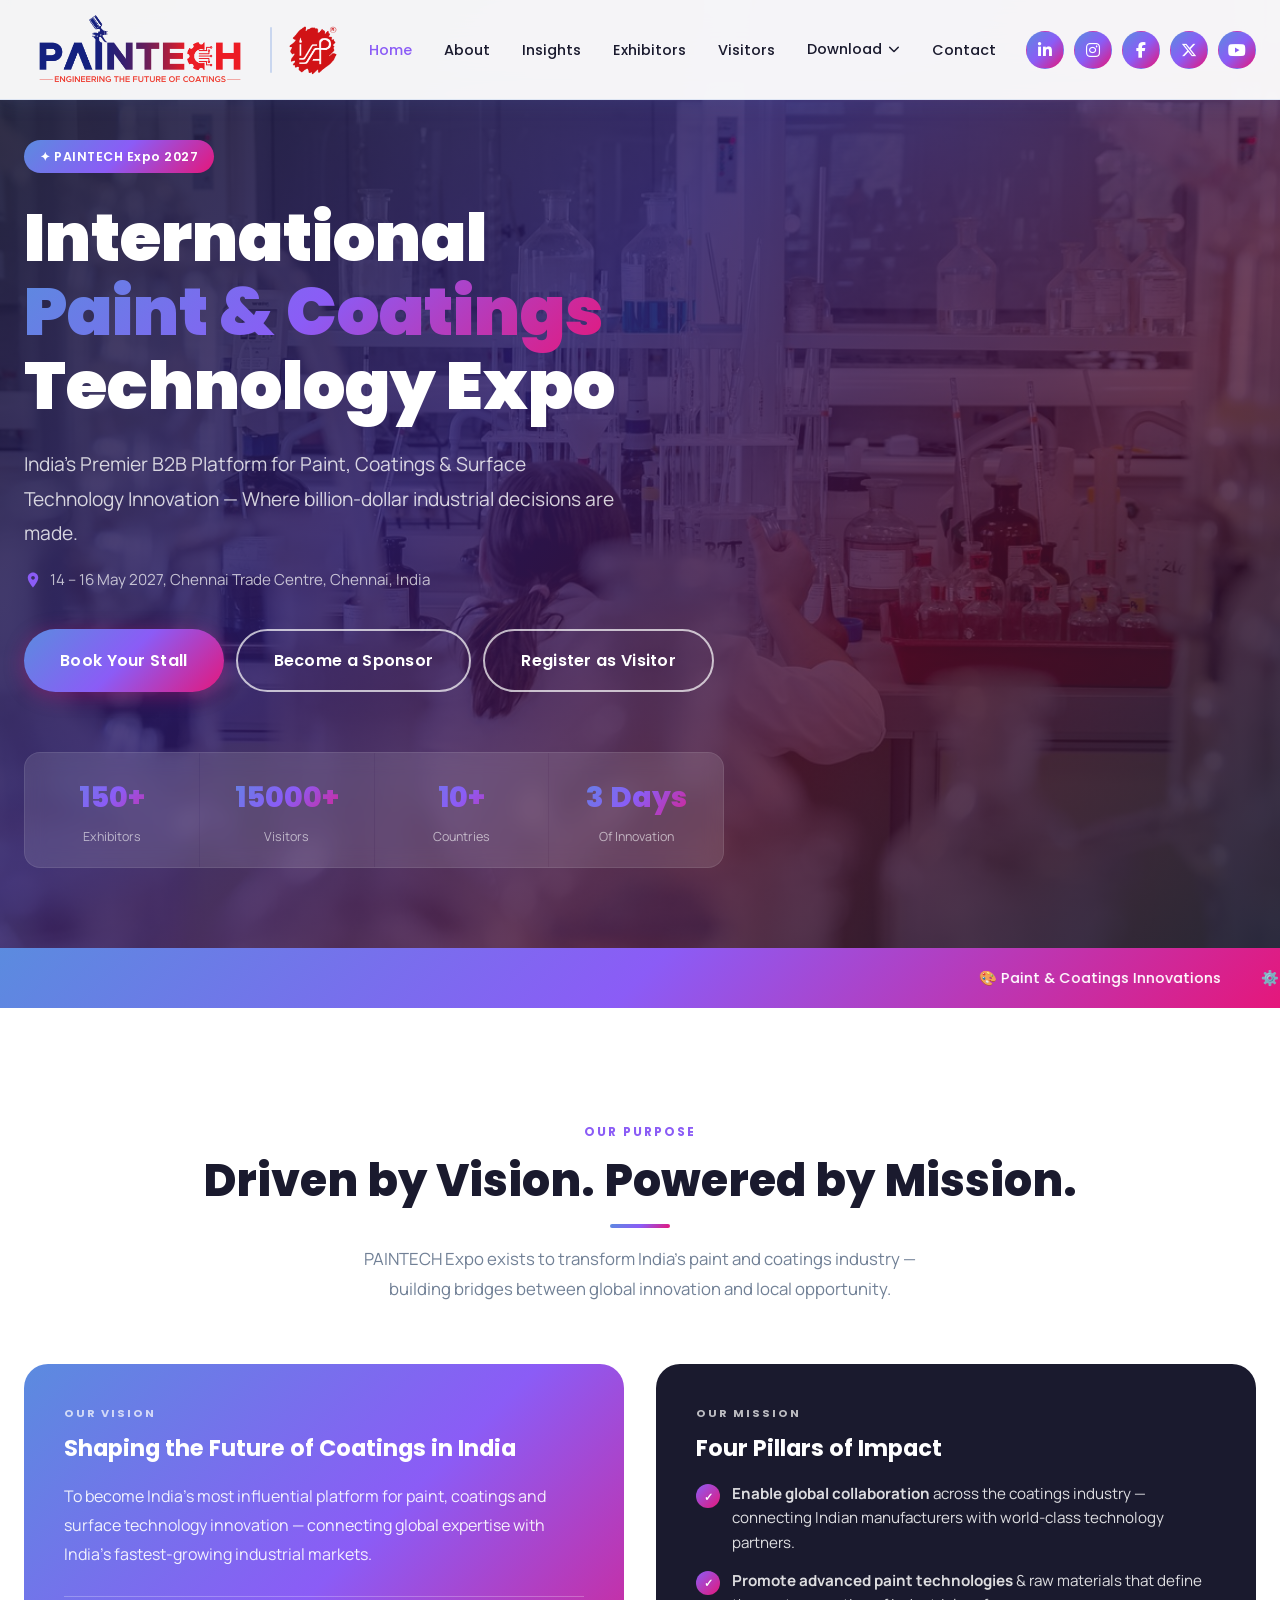
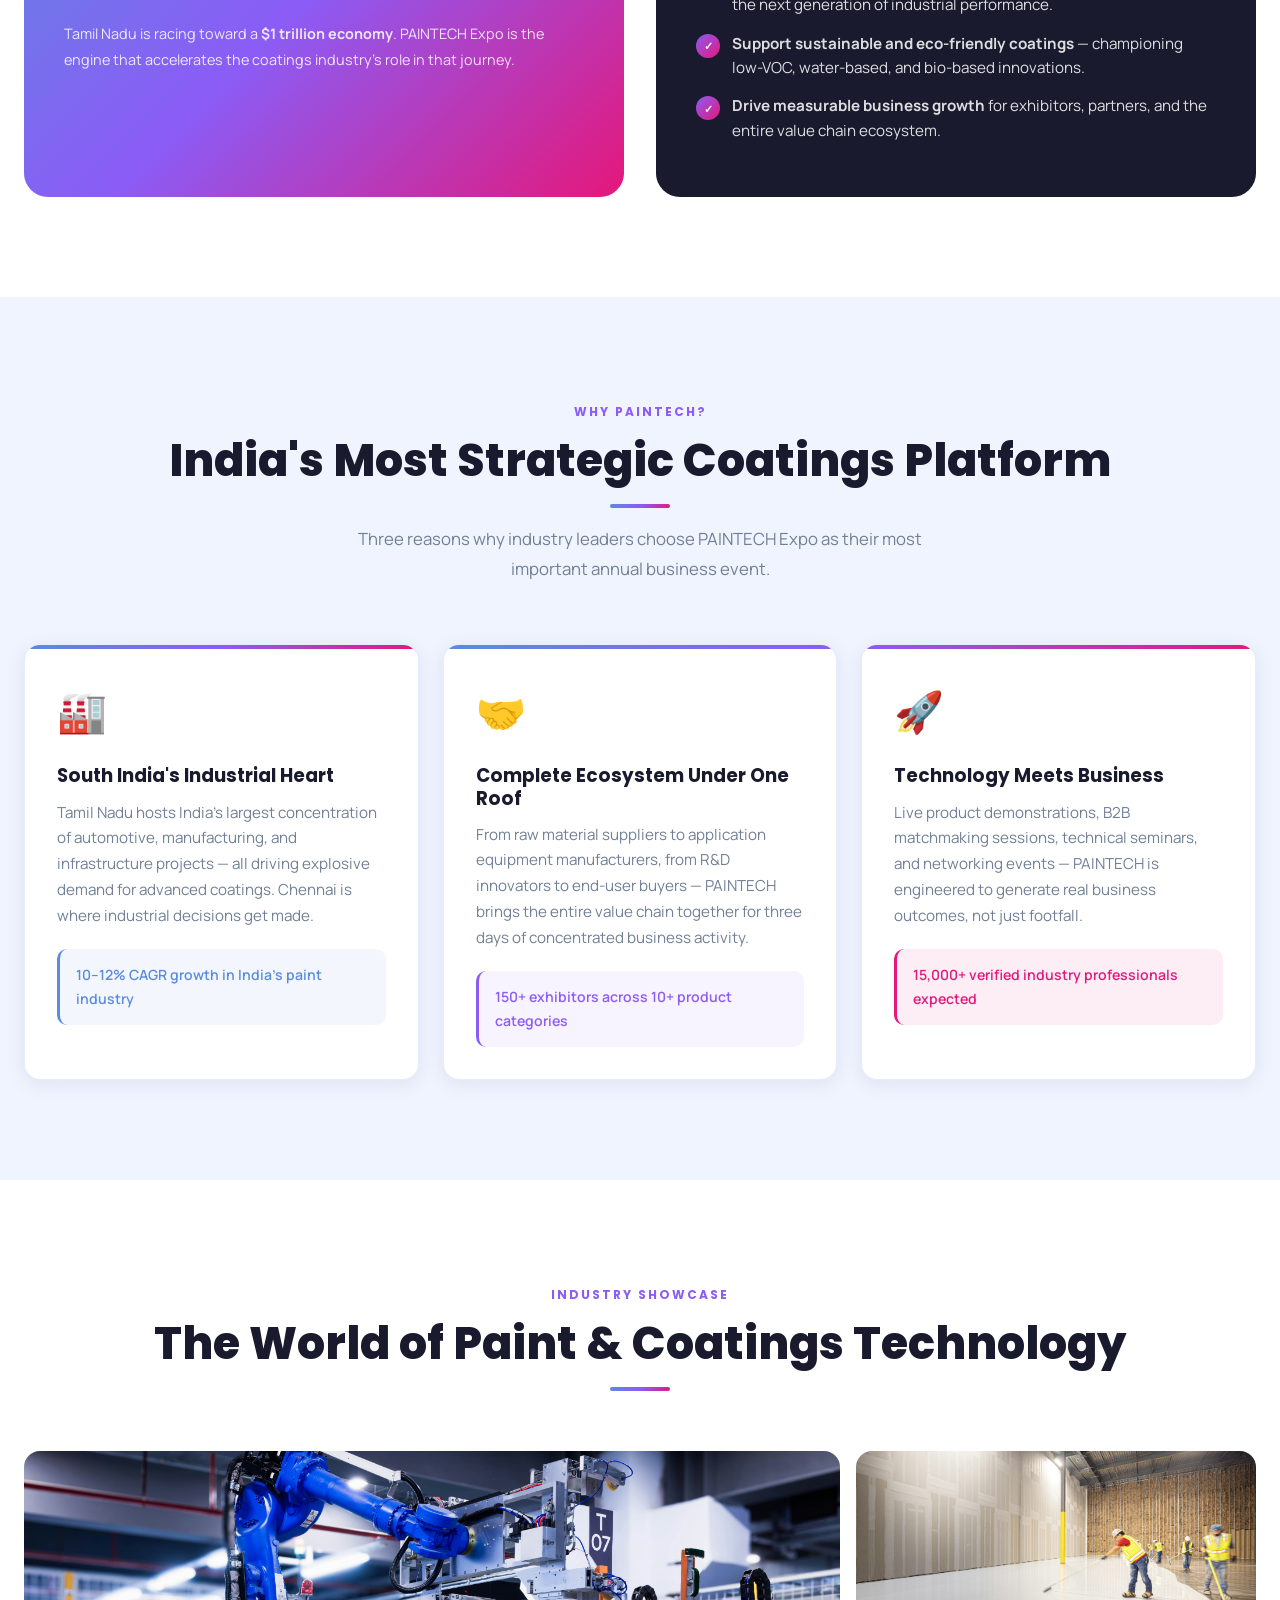
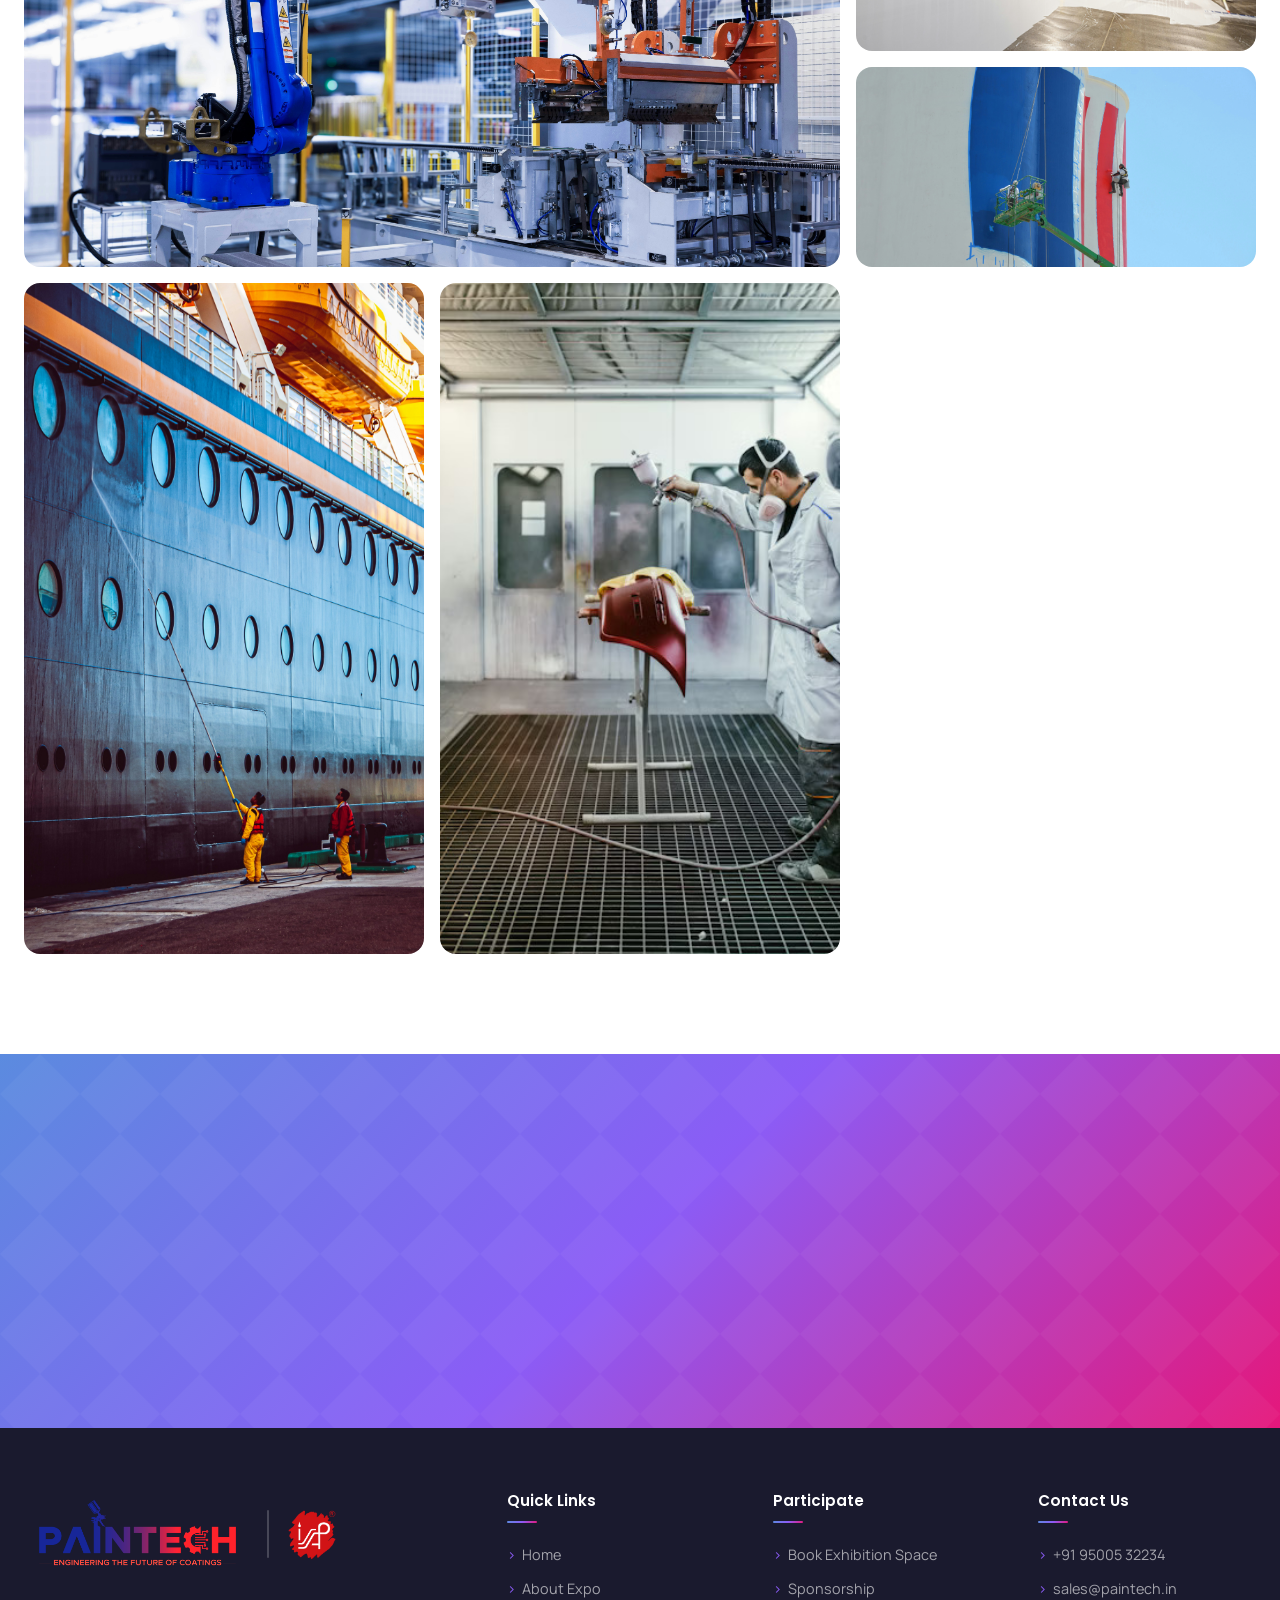
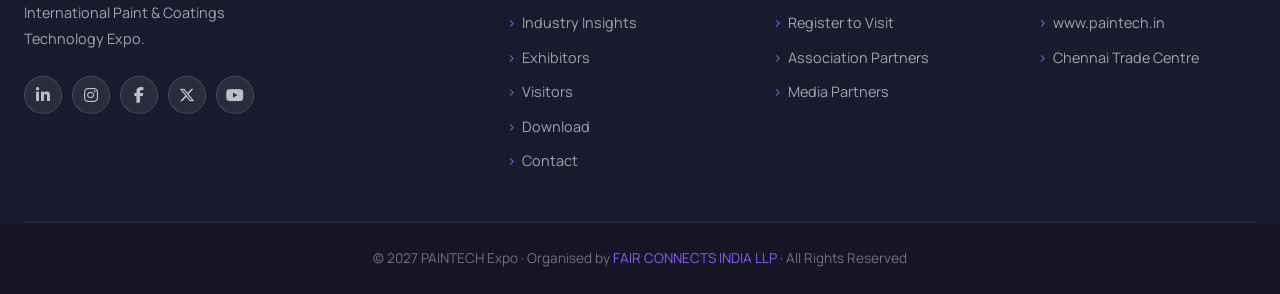
<file: index.html>
<!DOCTYPE html>
<html lang="en">

<head>
    <meta charset="UTF-8" />
    <meta name="viewport" content="width=device-width, initial-scale=1.0" />
    <title>PAINTECH Expo 2027 – International Paint & Coatings Technology Expo</title>
    <meta name="description"
        content="India's Premier B2B Platform for Paint, Coatings & Surface Technology Innovation. 14–16 May 2027, Chennai Trade Centre." />
    <link rel="icon" type="image/svg+xml" href="favicon.svg" />
    <link rel="stylesheet" href="assets/css/styles.css" />
    <link rel="stylesheet" href="https://cdnjs.cloudflare.com/ajax/libs/font-awesome/6.7.2/css/all.min.css">
</head>

<body>
    <div id="site-nav"></div>

    <!-- HERO -->
    <section class="hero-section">
        <div class="hero-bg">
            <img src="assets/images/gallery-4.jpg" alt="Industrial Paint Technology" loading="eager" />
        </div>
        <div class="hero-content">
            <div class="hero-eyebrow">
                <span class="badge badge-grad">✦ PAINTECH Expo 2027</span>
                <!-- <div class="hero-date-chip">
                    <span class="dot"></span> 14 – 16 May 2027
                </div> -->
            </div>
            <h1 class="hero-title">
                International<br />
                <span>Paint &amp; Coatings</span><br />
                Technology Expo
            </h1>
            <p class="hero-sub">India's Premier B2B Platform for Paint, Coatings &amp; Surface Technology Innovation —
                Where billion-dollar industrial decisions are made.</p>
            <div class="hero-venue">
                <svg width="18" height="18" fill="currentColor" viewBox="0 0 24 24">
                    <path
                        d="M12 2C8.13 2 5 5.13 5 9c0 5.25 7 13 7 13s7-7.75 7-13c0-3.87-3.13-7-7-7zm0 9.5c-1.38 0-2.5-1.12-2.5-2.5S10.62 6.5 12 6.5s2.5 1.12 2.5 2.5S13.38 11.5 12 11.5z" />
                </svg>
                14 – 16 May 2027, Chennai Trade Centre, Chennai, India
            </div>
            <div class="hero-ctas">
                <a href="book-your-space.html" class="btn btn-primary btn-lg">Book Your Stall</a>
                <a href="become-a-sponsor.html" class="btn btn-outline-white btn-lg">Become a Sponsor</a>
                <a href="visitor-registration.html" class="btn btn-outline-white btn-lg">Register as Visitor</a>
            </div>
            <div class="hero-stats">
                <div class="hero-stat">
                    <div class="hero-stat-num" data-target="150" data-suffix="+">150+</div>
                    <div class="hero-stat-label">Exhibitors</div>
                </div>
                <div class="hero-stat">
                    <div class="hero-stat-num" data-target="15000" data-suffix="+">15,000+</div>
                    <div class="hero-stat-label">Visitors</div>
                </div>
                <div class="hero-stat">
                    <div class="hero-stat-num" data-target="10" data-suffix="+">10+</div>
                    <div class="hero-stat-label">Countries</div>
                </div>
                <div class="hero-stat">
                    <div class="hero-stat-num" data-target="3" data-suffix=" Days">3 Days</div>
                    <div class="hero-stat-label">Of Innovation</div>
                </div>
            </div>
        </div>
    </section>

    <!-- MARQUEE STRIP -->
    <marquee class="info-strip">
        <div class="info-strip-inner">
            <div class="info-strip-item">🎨 Paint &amp; Coatings Innovations</div>
            <div class="info-strip-item">⚙️ Manufacturing Technology</div>
            <div class="info-strip-item">🤖 Robotic Painting Systems</div>
            <div class="info-strip-item">🌱 Sustainable Coatings</div>
            <div class="info-strip-item">🚗 Automotive Coatings</div>
            <div class="info-strip-item">🏭 Industrial Excellence</div>
            <div class="info-strip-item">🔬 R&amp;D Showcase</div>
            <div class="info-strip-item">🌍 10+ Countries</div>
            <div class="info-strip-item">🤝 B2B Matchmaking</div>
            <div class="info-strip-item">📅 14–16 May 2027, Chennai</div>
        </div>
    </marquee>

    <!-- VISION & MISSION -->
    <section class="section section-white">
        <div class="container">
            <div class="section-header fade-up">
                <div class="section-label">Our Purpose</div>
                <h2 class="section-title">Driven by Vision. Powered by Mission.</h2>
                <div class="divider divider-center"></div>
                <p class="section-sub">PAINTECH Expo exists to transform India's paint and coatings industry — building
                    bridges between global innovation and local opportunity.</p>
            </div>
            <div class="vision-mission-grid">
                <div class="vm-card vm-card-vision fade-up fade-up-delay-1">
                    <div class="vm-card-label">Our Vision</div>
                    <h3>Shaping the Future of Coatings in India</h3>
                    <p>To become India's most influential platform for paint, coatings and surface technology innovation
                        — connecting global expertise with India's fastest-growing industrial markets.</p>
                    <div style="margin-top:28px; padding-top:24px; border-top:1px solid rgba(255,255,255,0.25);">
                        <p style="font-size:0.9rem; opacity:0.85;">Tamil Nadu is racing toward a <strong
                                style="opacity:1;">$1 trillion economy</strong>. PAINTECH Expo is the engine that
                            accelerates the coatings industry's role in that journey.</p>
                    </div>
                </div>
                <div class="vm-card vm-card-mission fade-up fade-up-delay-2">
                    <div class="vm-card-label">Our Mission</div>
                    <h3>Four Pillars of Impact</h3>
                    <div class="vm-bullet">
                        <div class="vm-bullet-dot"></div>
                        <p><strong>Enable global collaboration</strong> across the coatings industry — connecting Indian
                            manufacturers with world-class technology partners.</p>
                    </div>
                    <div class="vm-bullet">
                        <div class="vm-bullet-dot"></div>
                        <p><strong>Promote advanced paint technologies</strong> &amp; raw materials that define the next
                            generation of industrial performance.</p>
                    </div>
                    <div class="vm-bullet">
                        <div class="vm-bullet-dot"></div>
                        <p><strong>Support sustainable and eco-friendly coatings</strong> — championing low-VOC,
                            water-based, and bio-based innovations.</p>
                    </div>
                    <div class="vm-bullet">
                        <div class="vm-bullet-dot"></div>
                        <p><strong>Drive measurable business growth</strong> for exhibitors, partners, and the entire
                            value chain ecosystem.</p>
                    </div>
                </div>
            </div>
        </div>
    </section>

    <!-- WHY PAINTECH -->
    <section class="section section-light">
        <div class="container">
            <div class="section-header fade-up">
                <div class="section-label">Why PAINTECH?</div>
                <h2 class="section-title">India's Most Strategic Coatings Platform</h2>
                <div class="divider divider-center"></div>
                <p class="section-sub">Three reasons why industry leaders choose PAINTECH Expo as their most important
                    annual business event.</p>
            </div>
            <div class="highlight-grid">
                <div class="highlight-card fade-up fade-up-delay-1">
                    <div class="icon">🏭</div>
                    <h3>South India's Industrial Heart</h3>
                    <p>Tamil Nadu hosts India's largest concentration of automotive, manufacturing, and infrastructure
                        projects — all driving explosive demand for advanced coatings. Chennai is where industrial
                        decisions get made.</p>
                    <div
                        style="margin-top:20px; padding:14px 16px; background:rgba(91,139,223,0.07); border-radius:10px; border-left:3px solid var(--blue);">
                        <p style="font-size:0.88rem; color:var(--blue); font-weight:600; margin:0;">10–12% CAGR growth
                            in India's paint industry</p>
                    </div>
                </div>
                <div class="highlight-card fade-up fade-up-delay-2">
                    <div class="icon">🤝</div>
                    <h3>Complete Ecosystem Under One Roof</h3>
                    <p>From raw material suppliers to application equipment manufacturers, from R&amp;D innovators to
                        end-user buyers — PAINTECH brings the entire value chain together for three days of concentrated
                        business activity.</p>
                    <div
                        style="margin-top:20px; padding:14px 16px; background:rgba(139,92,246,0.07); border-radius:10px; border-left:3px solid var(--violet);">
                        <p style="font-size:0.88rem; color:var(--violet); font-weight:600; margin:0;">150+ exhibitors
                            across 10+ product categories</p>
                    </div>
                </div>
                <div class="highlight-card fade-up fade-up-delay-3">
                    <div class="icon">🚀</div>
                    <h3>Technology Meets Business</h3>
                    <p>Live product demonstrations, B2B matchmaking sessions, technical seminars, and networking events
                        — PAINTECH is engineered to generate real business outcomes, not just footfall.</p>
                    <div
                        style="margin-top:20px; padding:14px 16px; background:rgba(229,23,123,0.07); border-radius:10px; border-left:3px solid var(--pink);">
                        <p style="font-size:0.88rem; color:var(--pink); font-weight:600; margin:0;">15,000+ verified
                            industry professionals expected</p>
                    </div>
                </div>
            </div>
        </div>
    </section>

    <!-- GALLERY PREVIEW -->
    <section class="section section-white">
        <div class="container">
            <div class="section-header fade-up">
                <div class="section-label">Industry Showcase</div>
                <h2 class="section-title">The World of Paint &amp; Coatings Technology</h2>
                <div class="divider divider-center"></div>
            </div>
            <div class="gallery-grid fade-up">
                <div class="gallery-item">
                    <img src="assets/images/automotive1.jpg" alt="Industrial Coating Plant" />
                    <div class="gallery-overlay"></div>
                </div>
                <div class="gallery-item">
                    <img src="assets/images/industrial1.jpg" alt="Spray Painting System" />
                    <div class="gallery-overlay"></div>
                </div>
                <div class="gallery-item">
                    <img src="assets/images/construction2.jpg" alt="Automotive Coating Line" />
                    <div class="gallery-overlay"></div>
                </div>
                <div class="gallery-item">
                    <img src="assets/images/marine2.jpg" alt="Paint Laboratory" />
                    <div class="gallery-overlay"></div>
                </div>
                <div class="gallery-item">
                    <img src="assets/images/spray.jpg" alt="Coating Technology" />
                    <div class="gallery-overlay"></div>
                </div>
            </div>
        </div>
    </section>

    <!-- CTA BAND -->
    <div class="cta-band">
        <div class="container">
            <h2 class="fade-up">Ready to Be Part of PAINTECH Expo 2027?</h2>
            <p class="fade-up fade-up-delay-1">Join India's fastest growing Paint &amp; Coatings Technology Expo.
                Limited premium booth spaces available for exhibitors.</p>
            <div class="btns fade-up fade-up-delay-2">
                <a href="book-your-space.html" class="btn btn-outline-white btn-lg">Book Your Stall</a>
                <a href="visitor-registration.html" class="btn btn-outline-white btn-lg">Register as Visitor</a>
                <a href="become-a-sponsor.html" class="btn btn-outline-white btn-lg">Become a Sponsor</a>
            </div>
        </div>
    </div>
    <div id="site-footer"></div>

    <script src="assets/js/components.js"></script>

    <script src="assets/js/main.js"></script>
</body>

</html>
</file>
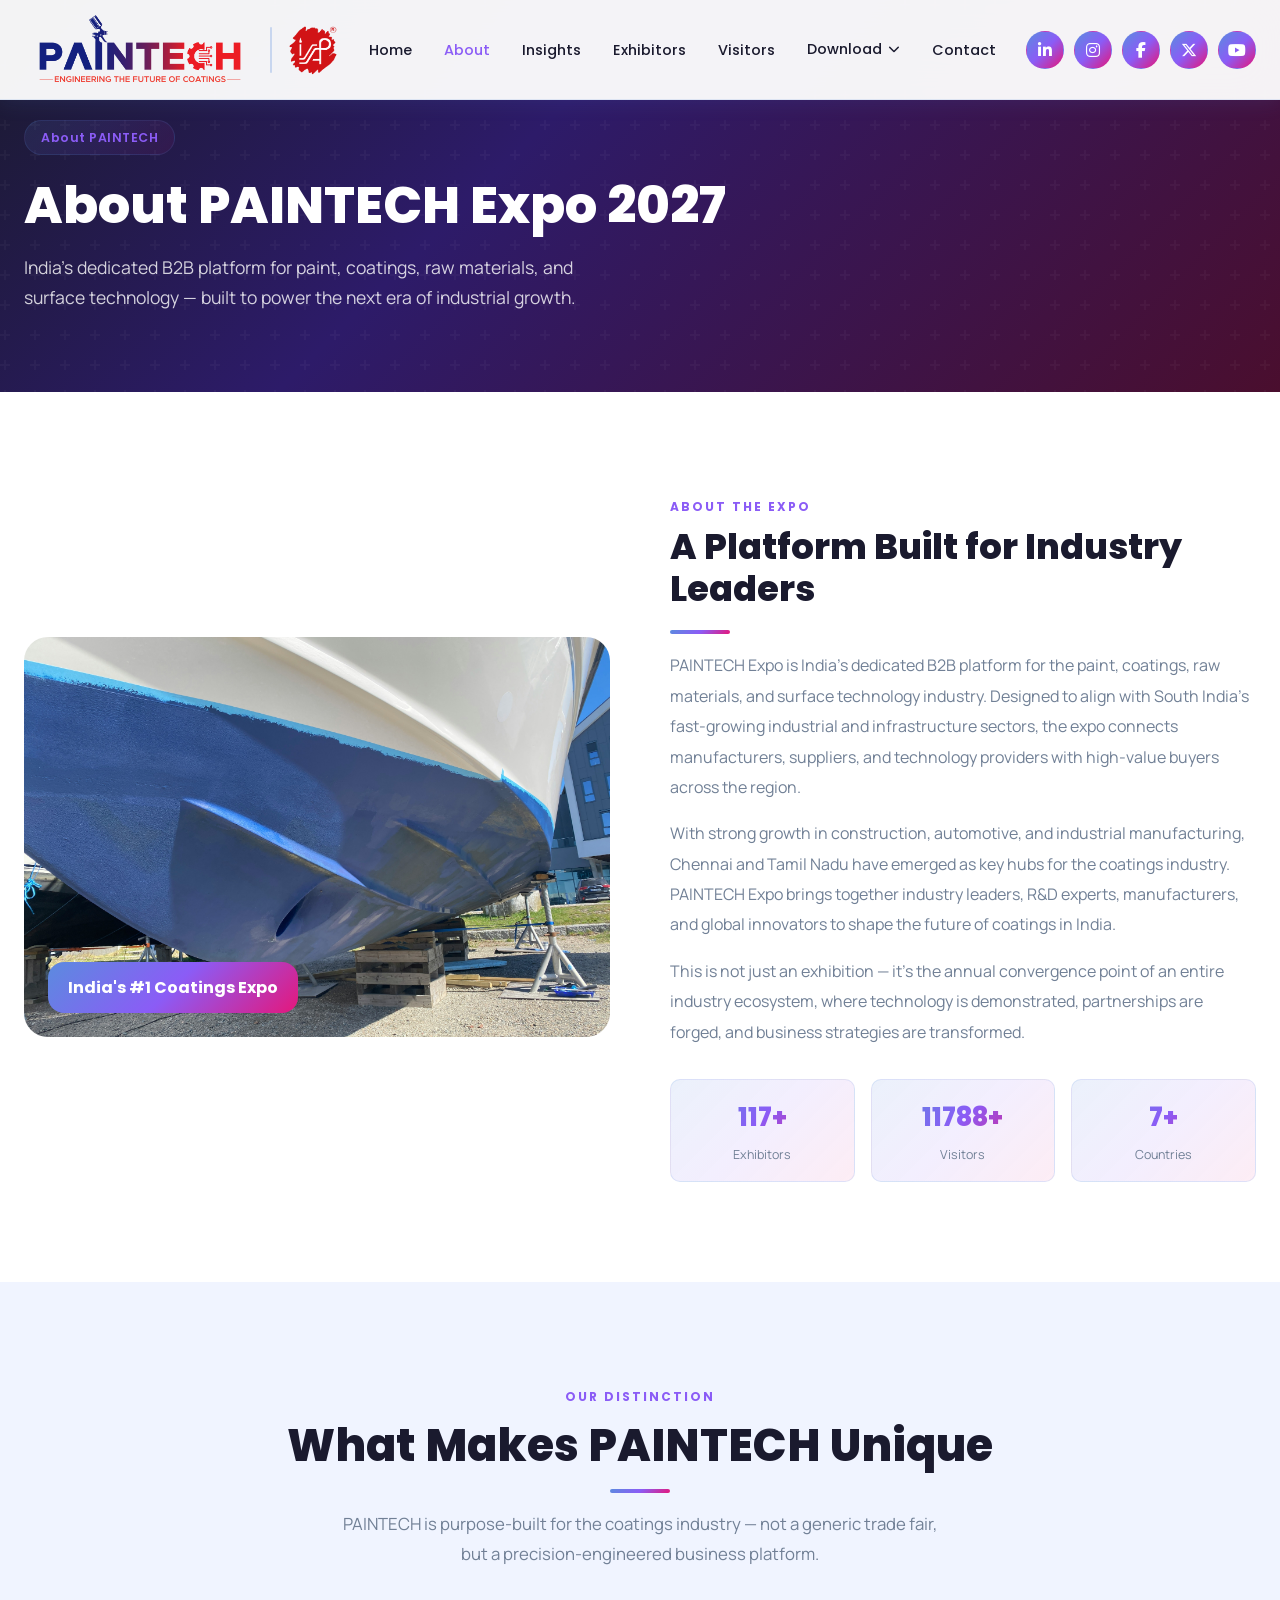
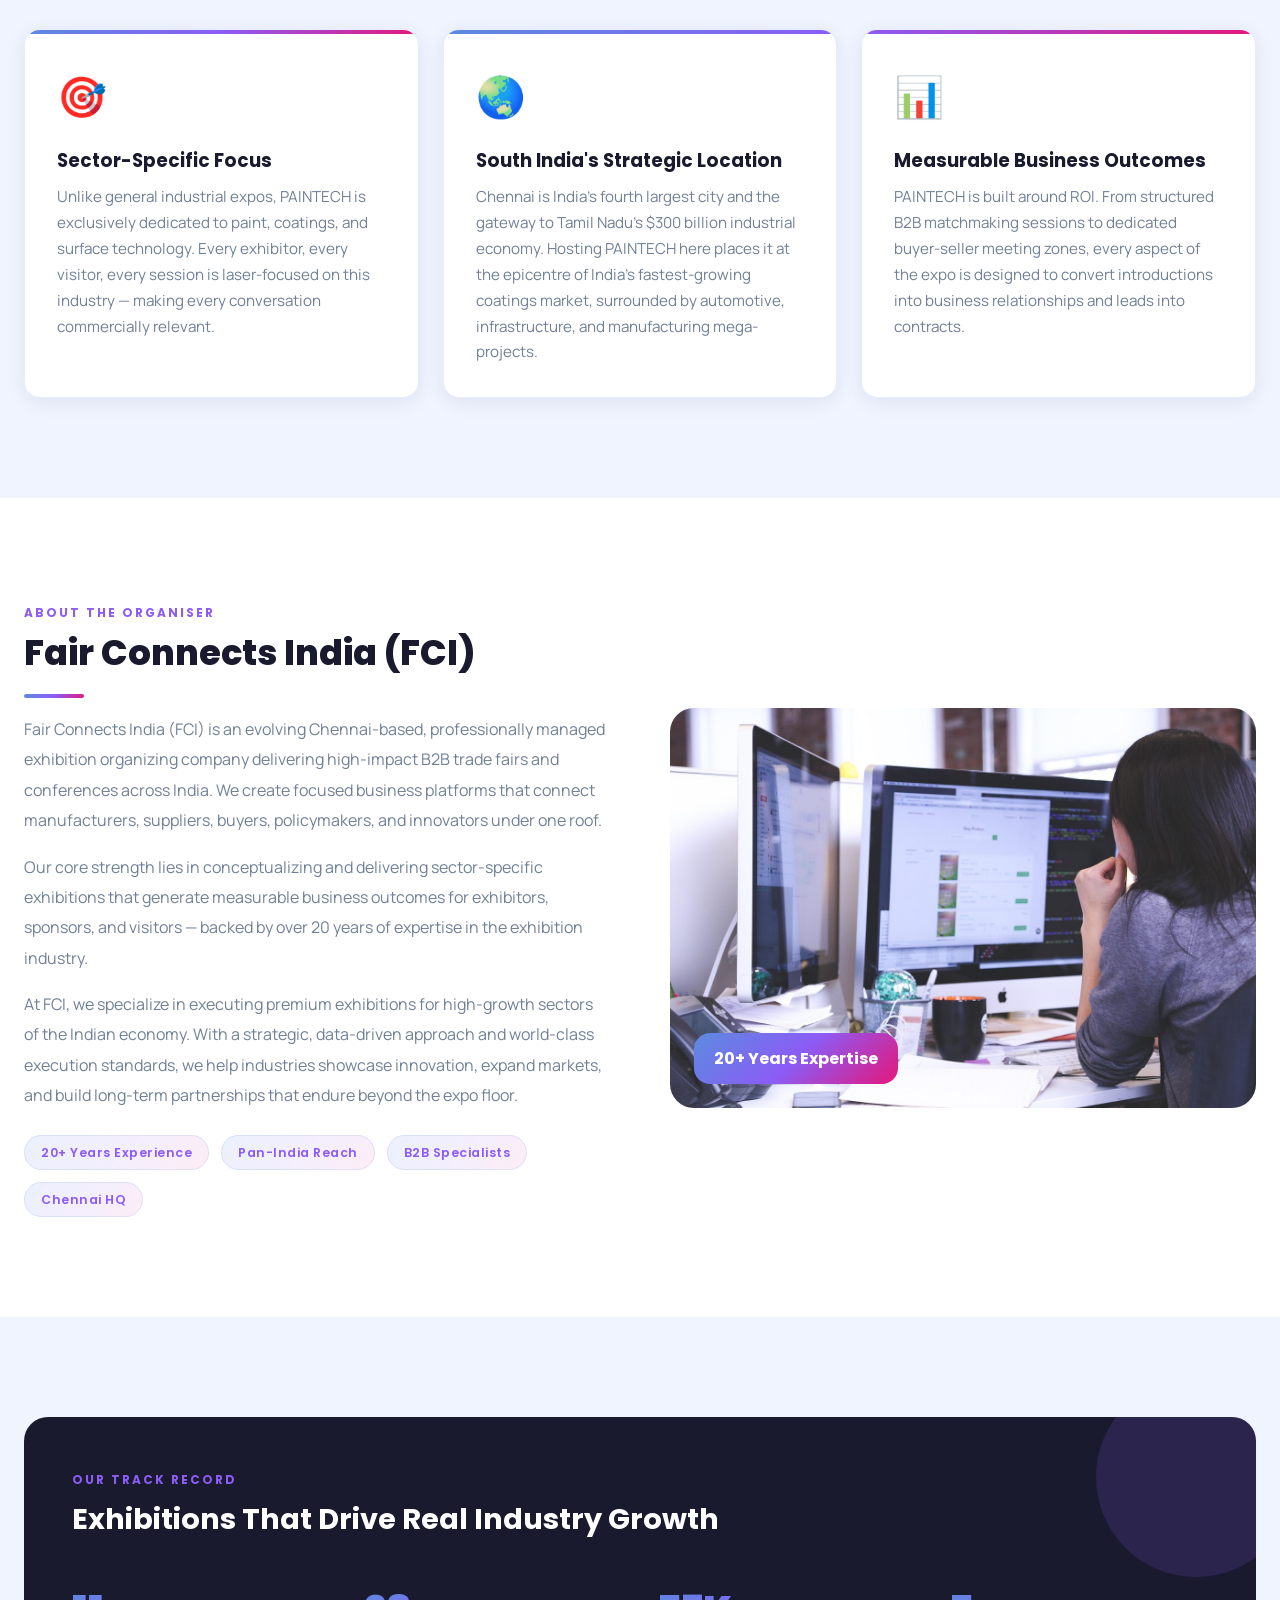
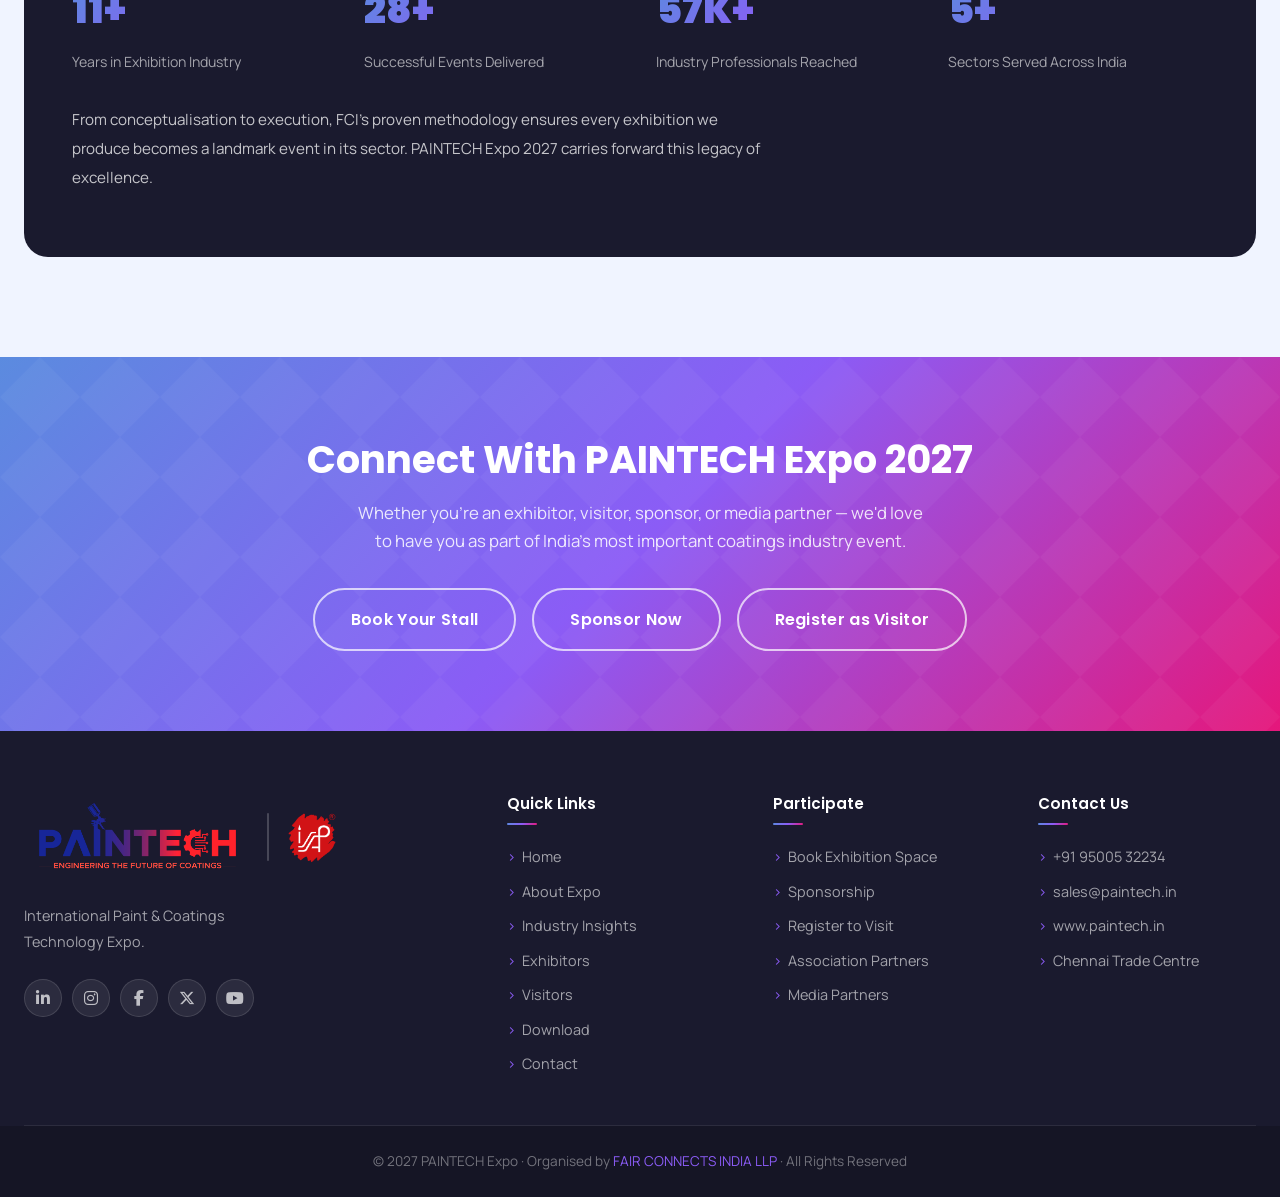
<file: about.html>
<!DOCTYPE html>
<html lang="en">

<head>
    <meta charset="UTF-8" />
    <meta name="viewport" content="width=device-width, initial-scale=1.0" />
    <title>About – PAINTECH Expo 2027</title>
    <meta name="description"
        content="About PAINTECH Expo and Fair Connects India — India's dedicated B2B platform for paint, coatings and surface technology." />
    <link rel="icon" type="image/svg+xml" href="favicon.svg" />
    <link rel="stylesheet" href="assets/css/styles.css" />
    <link rel="stylesheet" href="https://cdnjs.cloudflare.com/ajax/libs/font-awesome/6.7.2/css/all.min.css">
</head>

<body>
    <div id="site-nav"></div>

    <!-- PAGE HERO -->
    <div class="page-hero">
        <div class="container">
            <div class="page-hero-badge"><span class="badge badge-soft">About PAINTECH</span></div>
            <h1>About PAINTECH Expo 2027</h1>
            <p>India's dedicated B2B platform for paint, coatings, raw materials, and surface technology — built to
                power the next era of industrial growth.</p>
        </div>
    </div>

    <!-- ABOUT PAINTECH EXPO -->
    <section class="section section-white">
        <div class="container">
            <div class="about-grid">
                <div class="about-img fade-up">
                    <img src="assets/images/marine1.jpg" alt="PAINTECH Expo Floor" />
                    <div class="about-img-badge">India's #1 Coatings Expo</div>
                </div>
                <div class="about-text fade-up fade-up-delay-2">
                    <div class="section-label">About the Expo</div>
                    <h2 class="section-title">A Platform Built for Industry Leaders</h2>
                    <div class="divider"></div>
                    <p>PAINTECH Expo is India's dedicated B2B platform for the paint, coatings, raw materials, and
                        surface technology industry. Designed to align with South India's fast-growing industrial and
                        infrastructure sectors, the expo connects manufacturers, suppliers, and technology providers
                        with high-value buyers across the region.</p>
                    <p>With strong growth in construction, automotive, and industrial manufacturing, Chennai and Tamil
                        Nadu have emerged as key hubs for the coatings industry. PAINTECH Expo brings together industry
                        leaders, R&amp;D experts, manufacturers, and global innovators to shape the future of coatings
                        in India.</p>
                    <p>This is not just an exhibition — it's the annual convergence point of an entire industry
                        ecosystem, where technology is demonstrated, partnerships are forged, and business strategies
                        are transformed.</p>
                    <div class="about-highlight">
                        <div class="about-stat-box">
                            <div class="num" data-target="150" data-suffix="+">150+</div>
                            <div class="lbl">Exhibitors</div>
                        </div>
                        <div class="about-stat-box">
                            <div class="num" data-target="15000" data-suffix="+">15K+</div>
                            <div class="lbl">Visitors</div>
                        </div>
                        <div class="about-stat-box">
                            <div class="num" data-target="10" data-suffix="+">10+</div>
                            <div class="lbl">Countries</div>
                        </div>
                    </div>
                </div>
            </div>
        </div>
    </section>

    <!-- WHAT MAKES PAINTECH UNIQUE -->
    <section class="section section-light">
        <div class="container">
            <div class="section-header fade-up">
                <div class="section-label">Our Distinction</div>
                <h2 class="section-title">What Makes PAINTECH Unique</h2>
                <div class="divider divider-center"></div>
                <p class="section-sub">PAINTECH is purpose-built for the coatings industry — not a generic trade fair,
                    but a precision-engineered business platform.</p>
            </div>
            <div class="highlight-grid">
                <div class="highlight-card fade-up fade-up-delay-1">
                    <div class="icon">🎯</div>
                    <h3>Sector-Specific Focus</h3>
                    <p>Unlike general industrial expos, PAINTECH is exclusively dedicated to paint, coatings, and
                        surface technology. Every exhibitor, every visitor, every session is laser-focused on this
                        industry — making every conversation commercially relevant.</p>
                </div>
                <div class="highlight-card fade-up fade-up-delay-2">
                    <div class="icon">🌏</div>
                    <h3>South India's Strategic Location</h3>
                    <p>Chennai is India's fourth largest city and the gateway to Tamil Nadu's $300 billion industrial
                        economy. Hosting PAINTECH here places it at the epicentre of India's fastest-growing coatings
                        market, surrounded by automotive, infrastructure, and manufacturing mega-projects.</p>
                </div>
                <div class="highlight-card fade-up fade-up-delay-3">
                    <div class="icon">📊</div>
                    <h3>Measurable Business Outcomes</h3>
                    <p>PAINTECH is built around ROI. From structured B2B matchmaking sessions to dedicated buyer-seller
                        meeting zones, every aspect of the expo is designed to convert introductions into business
                        relationships and leads into contracts.</p>
                </div>
            </div>
        </div>
    </section>

    <!-- ABOUT FCI -->
    <section class="section section-white">
        <div class="container">
            <div class="about-grid" style="direction: rtl;">
                <div class="about-img fade-up" style="direction:ltr;">
                    <img src="assets/images/about-2.jpg" alt="Fair Connects India Team" />
                    <div class="about-img-badge">20+ Years Expertise</div>
                </div>
                <div class="about-text fade-up fade-up-delay-2" style="direction:ltr;">
                    <div class="section-label">About the Organiser</div>
                    <h2 class="section-title">Fair Connects India (FCI)</h2>
                    <div class="divider"></div>
                    <p>Fair Connects India (FCI) is an evolving Chennai-based, professionally managed exhibition
                        organizing company delivering high-impact B2B trade fairs and conferences across India. We
                        create focused business platforms that connect manufacturers, suppliers, buyers, policymakers,
                        and innovators under one roof.</p>
                    <p>Our core strength lies in conceptualizing and delivering sector-specific exhibitions that
                        generate measurable business outcomes for exhibitors, sponsors, and visitors — backed by over 20
                        years of expertise in the exhibition industry.</p>
                    <p>At FCI, we specialize in executing premium exhibitions for high-growth sectors of the Indian
                        economy. With a strategic, data-driven approach and world-class execution standards, we help
                        industries showcase innovation, expand markets, and build long-term partnerships that endure
                        beyond the expo floor.</p>
                    <div style="display:flex; gap:12px; flex-wrap:wrap; margin-top:24px;">
                        <span class="badge badge-soft">20+ Years Experience</span>
                        <span class="badge badge-soft">Pan-India Reach</span>
                        <span class="badge badge-soft">B2B Specialists</span>
                        <span class="badge badge-soft">Chennai HQ</span>
                    </div>
                </div>
            </div>
        </div>
    </section>

    <!-- FCI DARK CARD -->
    <section class="section section-light">
        <div class="container">
            <div class="fci-card fade-up">
                <div class="section-label">Our Track Record</div>
                <h3>Exhibitions That Drive Real Industry Growth</h3>
                <div class="track-record-grid">
                    <div>
                        <div class="record-num" data-target="20" data-suffix="+">20+</div>
                        <div class="record-label">Years in Exhibition Industry</div>
                    </div>
                    <div>
                        <div class="record-num" data-target="50" data-suffix="+">50+</div>
                        <div class="record-label">Successful Events Delivered</div>
                    </div>
                    <div>
                        <div class="record-num" data-target="100" data-suffix="K+">100K+</div>
                        <div class="record-label">Industry Professionals Reached</div>
                    </div>
                    <div>
                        <div class="record-num" data-target="10" data-suffix="+">10+</div>
                        <div class="record-label">Sectors Served Across India</div>
                    </div>
                </div>
                <p class="fci-desc">
                    From conceptualisation to execution, FCI's proven methodology ensures every exhibition we produce
                    becomes a landmark event in its sector. PAINTECH Expo 2027 carries forward this legacy of
                    excellence.</p>
            </div>
        </div>
    </section>

    <!-- CTA -->
    <div class="cta-band">
        <div class="container">
            <h2 class="fade-up">Connect With PAINTECH Expo 2027</h2>
            <p class="fade-up fade-up-delay-1">Whether you're an exhibitor, visitor, sponsor, or media partner — we'd
                love to have you as part of India's most important coatings industry event.</p>
            <div class="btns fade-up fade-up-delay-2">
                <a href="book-your-space.html" class="btn btn-outline-white btn-lg">Book Your Stall</a>
                <a href="become-a-sponsor.html" class="btn btn-outline-white btn-lg">Sponsor Now</a>
                <a href="visitor-registration.html" class="btn btn-outline-white btn-lg">Register as Visitor</a>
            </div>
        </div>
    </div>
    <div id="site-footer"></div>

    <script src="assets/js/components.js"></script>

    <script src="assets/js/main.js"></script>
</body>

</html>
</file>
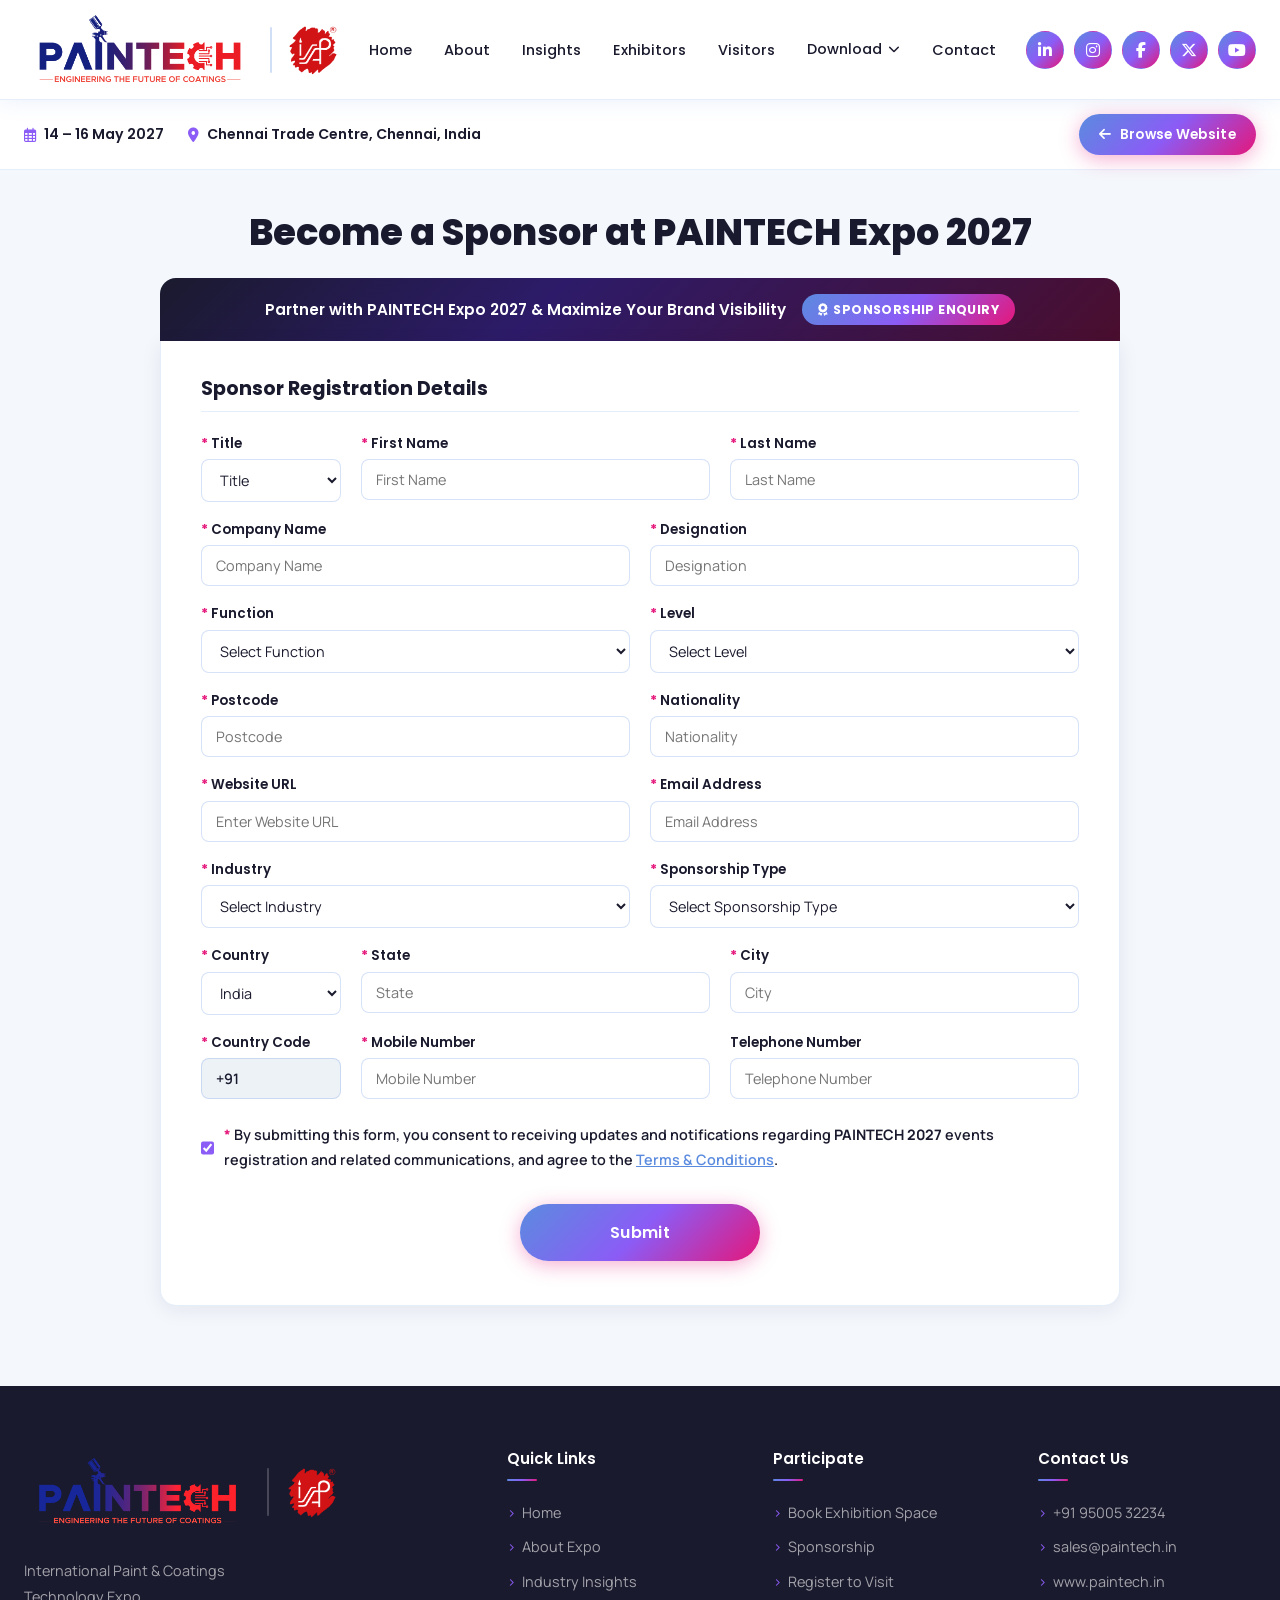
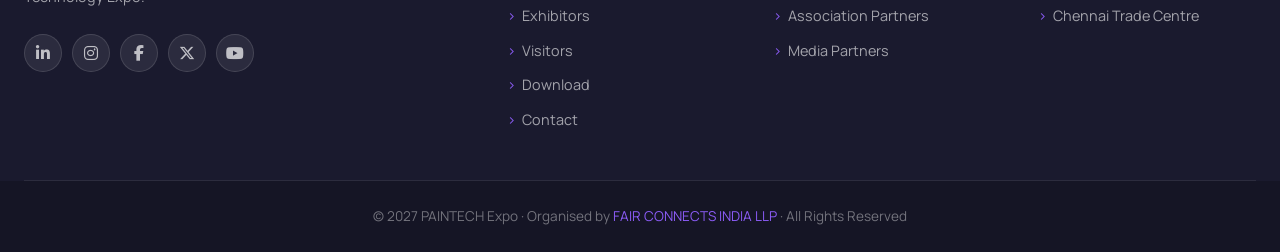
<file: become-a-sponsor.html>
<!DOCTYPE html>
<html lang="en">

<head>
    <meta charset="UTF-8" />
    <meta name="viewport" content="width=device-width, initial-scale=1.0" />
    <title>Become a Sponsor – PAINTECH Expo 2027</title>
    <meta name="description"
        content="Become a sponsor of PAINTECH Expo 2027 — Boost brand visibility among paint, coatings, chemical, and surface technology decision-makers, 14–16 May 2027 at Chennai Trade Centre." />
    <link rel="icon" type="image/svg+xml" href="favicon.svg" />
    <link rel="stylesheet" href="assets/css/styles.css" />
    <link rel="stylesheet" href="assets/css/inline-styles.css" />
    <link rel="stylesheet" href="https://cdnjs.cloudflare.com/ajax/libs/font-awesome/6.7.2/css/all.min.css">
</head>

<body class="vreg-body">
    <div id="site-nav"></div>

    <!-- TOP EXPO INFO BAR (BELOW NAVBAR) -->
    <div class="vreg-top-strip">
        <div class="container vreg-top-strip-inner">
            <div class="vreg-event-meta">
                <span><i class="fa-regular fa-calendar-days"></i> 14 – 16 May 2027</span>
                <span><i class="fa-solid fa-location-dot"></i> Chennai Trade Centre, Chennai, India</span>
            </div>
            <a href="index.html" class="btn btn-primary btn-sm" id="sp-back-btn">
                <i class="fa-solid fa-arrow-left"></i> Browse Website
            </a>
        </div>
    </div>

    <!-- SPONSORSHIP FORM SECTION -->
    <section class="vreg-section" id="sponsor-form-section">
        <div class="container">
            <h1 class="vreg-page-title">Become a Sponsor at PAINTECH Expo 2027</h1>

            <div class="vreg-banner-bar">
                <span>Partner with PAINTECH Expo 2027 &amp; Maximize Your Brand Visibility</span>
                <span class="vreg-banner-chip"><i class="fa-solid fa-award"></i> Sponsorship Enquiry</span>
            </div>

            <div class="vreg-card">
                <form id="sponsor-registration-form" class="vreg-form" novalidate>

                    <div class="vreg-section-heading">
                        <h2>Sponsor Registration Details</h2>
                    </div>

                    <!-- Row 1: Title, First Name, Last Name -->
                    <div class="vreg-field-row vreg-cols-3">
                        <div class="vreg-form-group">
                            <label class="vreg-label" for="sp-title"><span class="req">*</span>Title</label>
                            <select id="sp-title" name="title" data-options="sponsorTitles" data-placeholder="Title" required></select>
                            <small class="dl-field-error" id="err-sp-title"></small>
                        </div>
                        <div class="vreg-form-group">
                            <label class="vreg-label" for="sp-first-name"><span class="req">*</span>First Name</label>
                            <input type="text" id="sp-first-name" name="first_name" placeholder="First Name" required />
                            <small class="dl-field-error" id="err-sp-first-name"></small>
                        </div>
                        <div class="vreg-form-group">
                            <label class="vreg-label" for="sp-last-name"><span class="req">*</span>Last Name</label>
                            <input type="text" id="sp-last-name" name="last_name" placeholder="Last Name" required />
                            <small class="dl-field-error" id="err-sp-last-name"></small>
                        </div>
                    </div>

                    <!-- Row 2: Company Name, Designation -->
                    <div class="vreg-field-row vreg-cols-2">
                        <div class="vreg-form-group">
                            <label class="vreg-label" for="sp-company"><span class="req">*</span>Company Name</label>
                            <input type="text" id="sp-company" name="company_name" placeholder="Company Name" required />
                            <small class="dl-field-error" id="err-sp-company"></small>
                        </div>
                        <div class="vreg-form-group">
                            <label class="vreg-label" for="sp-designation"><span class="req">*</span>Designation</label>
                            <input type="text" id="sp-designation" name="designation" placeholder="Designation" required />
                            <small class="dl-field-error" id="err-sp-designation"></small>
                        </div>
                    </div>

                    <!-- Row 3: Function, Level -->
                    <div class="vreg-field-row vreg-cols-2">
                        <div class="vreg-form-group">
                            <label class="vreg-label" for="sp-job-function"><span class="req">*</span>Function</label>
                            <select id="sp-job-function" name="job_function" data-options="sponsorJobFunctions" data-placeholder="Select Function" required></select>
                            <small class="dl-field-error" id="err-sp-job-function"></small>
                        </div>
                        <div class="vreg-form-group">
                            <label class="vreg-label" for="sp-job-level"><span class="req">*</span>Level</label>
                            <select id="sp-job-level" name="job_level" data-options="sponsorJobLevels" data-placeholder="Select Level" required></select>
                            <small class="dl-field-error" id="err-sp-job-level"></small>
                        </div>
                    </div>

                    <!-- Row 4: Postcode, Nationality -->
                    <div class="vreg-field-row vreg-cols-2">
                        <div class="vreg-form-group">
                            <label class="vreg-label" for="sp-postcode"><span class="req">*</span>Postcode</label>
                            <input type="text" id="sp-postcode" name="postcode" maxlength="15" placeholder="Postcode" required />
                            <small class="dl-field-error" id="err-sp-postcode"></small>
                        </div>
                        <div class="vreg-form-group">
                            <label class="vreg-label" for="sp-nationality"><span class="req">*</span>Nationality</label>
                            <input type="text" id="sp-nationality" name="nationality" placeholder="Nationality" required />
                            <small class="dl-field-error" id="err-sp-nationality"></small>
                        </div>
                    </div>

                    <!-- Row 5: Website URL, Email Address -->
                    <div class="vreg-field-row vreg-cols-2">
                        <div class="vreg-form-group">
                            <label class="vreg-label" for="sp-website"><span class="req">*</span>Website URL</label>
                            <input type="text" id="sp-website" name="website_url" placeholder="Enter Website URL" required />
                            <small class="dl-field-error" id="err-sp-website"></small>
                        </div>
                        <div class="vreg-form-group">
                            <label class="vreg-label" for="sp-email"><span class="req">*</span>Email Address</label>
                            <input type="email" id="sp-email" name="email" placeholder="Email Address" required />
                            <small class="dl-field-error" id="err-sp-email"></small>
                        </div>
                    </div>

                    <!-- Row 6: Industry, Sponsorship Type -->
                    <div class="vreg-field-row vreg-cols-2">
                        <div class="vreg-form-group">
                            <label class="vreg-label" for="sp-industry"><span class="req">*</span>Industry</label>
                            <select id="sp-industry" name="industry" data-options="sponsorIndustries" data-placeholder="Select Industry" required></select>
                            <small class="dl-field-error" id="err-sp-industry"></small>
                        </div>
                        <div class="vreg-form-group">
                            <label class="vreg-label" for="sp-sponsor-type"><span class="req">*</span>Sponsorship Type</label>
                            <select id="sp-sponsor-type" name="sponsor_type" data-options="sponsorshipTypes" data-placeholder="Select Sponsorship Type" required></select>
                            <small class="dl-field-error" id="err-sp-sponsor-type"></small>
                        </div>
                    </div>

                    <!-- Row 7: Country, State, City -->
                    <div class="vreg-field-row vreg-cols-3">
                        <div class="vreg-form-group">
                            <label class="vreg-label" for="sp-country"><span class="req">*</span>Country</label>
                            <select id="sp-country" name="country" data-options="countries" data-placeholder="Select your Country" data-default="India" data-dial-target="sp-country-code" required></select>
                            <small class="dl-field-error" id="err-sp-country"></small>
                        </div>
                        <div class="vreg-form-group">
                            <label class="vreg-label" for="sp-state"><span class="req">*</span>State</label>
                            <input type="text" id="sp-state" name="state" placeholder="State" required />
                            <small class="dl-field-error" id="err-sp-state"></small>
                        </div>
                        <div class="vreg-form-group">
                            <label class="vreg-label" for="sp-city"><span class="req">*</span>City</label>
                            <input type="text" id="sp-city" name="city" placeholder="City" required />
                            <small class="dl-field-error" id="err-sp-city"></small>
                        </div>
                    </div>

                    <!-- Row 8: Country Code, Mobile Number, Telephone Number -->
                    <div class="vreg-field-row vreg-cols-3">
                        <div class="vreg-form-group">
                            <label class="vreg-label" for="sp-country-code"><span class="req">*</span>Country Code</label>
                            <input type="text" id="sp-country-code" name="country_code" value="+91" placeholder="Country Code" readonly />
                            <small class="dl-field-error" id="err-sp-country-code"></small>
                        </div>
                        <div class="vreg-form-group">
                            <label class="vreg-label" for="sp-mobile"><span class="req">*</span>Mobile Number</label>
                            <input type="tel" id="sp-mobile" name="mobile" maxlength="15" placeholder="Mobile Number" required />
                            <small class="dl-field-error" id="err-sp-mobile"></small>
                        </div>
                        <div class="vreg-form-group">
                            <label class="vreg-label" for="sp-telephone">Telephone Number</label>
                            <input type="tel" id="sp-telephone" name="telephone" maxlength="15" placeholder="Telephone Number" />
                            <small class="dl-field-error" id="err-sp-telephone"></small>
                        </div>
                    </div>

                    <!-- CONSENT & TERMS -->
                    <div class="vreg-consent-section" style="margin-top: 24px;">
                        <div class="vreg-terms-check-wrap">
                            <label class="vreg-checkbox-label" for="sp-accept-terms">
                                <input type="checkbox" id="sp-accept-terms" name="accept_terms" checked required />
                                <span><span class="req">*</span>By submitting this form, you consent to receiving updates and notifications regarding <strong>PAINTECH 2027</strong> events registration and related communications, and agree to the <a href="contact.html" target="_blank">Terms &amp; Conditions</a>.</span>
                            </label>
                            <small class="dl-field-error" id="err-sp-accept-terms"></small>
                        </div>
                    </div>

                    <!-- SUBMIT BUTTON -->
                    <div class="vreg-submit-wrap">
                        <button type="submit" class="btn btn-primary btn-lg vreg-submit-btn" id="sp-submit-btn">
                            Submit
                        </button>
                        <div class="dl-form-status" id="sp-form-status"></div>
                    </div>

                </form>
            </div>
        </div>
    </section>

    <div id="site-footer"></div>

    <script src="assets/js/components.js"></script>
    <script src="assets/js/data-renderer.js"></script>
    <script src="assets/js/main.js"></script>
    <script>
        document.addEventListener('DOMContentLoaded', () => {
            const form = document.getElementById('sponsor-registration-form');
            const submitBtn = document.getElementById('sp-submit-btn');
            const statusEl = document.getElementById('sp-form-status');
            const backBtn = document.getElementById('sp-back-btn');

            function navigateBackOrHome() {
                const hasSameOriginReferrer = document.referrer && document.referrer.indexOf(window.location.host) !== -1;
                if (hasSameOriginReferrer && window.history.length > 1) {
                    window.history.back();
                } else {
                    window.location.href = 'index.html';
                }
            }

            if (backBtn) {
                backBtn.addEventListener('click', (e) => {
                    if (document.referrer && document.referrer.indexOf(window.location.host) !== -1 && window.history.length > 1) {
                        e.preventDefault();
                        window.history.back();
                    }
                });
            }

            /* Live input filters for Mobile, Telephone & Postcode */
            ['sp-mobile', 'sp-telephone'].forEach(id => {
                const el = document.getElementById(id);
                if (el) {
                    el.addEventListener('input', () => {
                        el.value = el.value.replace(/[^0-9\s-]/g, '');
                    });
                }
            });

            const postcodeEl = document.getElementById('sp-postcode');
            if (postcodeEl) {
                postcodeEl.addEventListener('input', () => {
                    postcodeEl.value = postcodeEl.value.replace(/[^0-9A-Za-z\s-]/g, '');
                });
            }

            function setFieldErr(fieldId, msg) {
                const el = document.getElementById(fieldId);
                const errEl = document.getElementById('err-' + fieldId);
                if (msg) {
                    if (el) el.classList.add('input-error');
                    if (errEl) errEl.textContent = msg;
                    return false;
                } else {
                    if (el) el.classList.remove('input-error');
                    if (errEl) errEl.textContent = '';
                    return true;
                }
            }

            function validateFieldById(id) {
                const el = document.getElementById(id);
                if (!el) return true;
                const val = el.value.trim();

                switch (id) {
                    case 'sp-title':
                    case 'sp-job-function':
                    case 'sp-job-level':
                    case 'sp-industry':
                    case 'sp-sponsor-type':
                    case 'sp-country':
                        if (!val) return setFieldErr(id, 'Please select an option.');
                        return setFieldErr(id, '');

                    case 'sp-first-name':
                        if (!val) return setFieldErr(id, 'First Name is required.');
                        if (val.length < 2 || !/^[A-Za-z\s.'-]+$/.test(val)) {
                            return setFieldErr(id, 'Enter a valid first name (letters only).');
                        }
                        return setFieldErr(id, '');

                    case 'sp-last-name':
                        if (!val) return setFieldErr(id, 'Last Name is required.');
                        if (!/^[A-Za-z\s.'-]+$/.test(val)) {
                            return setFieldErr(id, 'Enter a valid last name (letters only).');
                        }
                        return setFieldErr(id, '');

                    case 'sp-company':
                        if (!val || val.length < 2) return setFieldErr(id, 'Company Name is required.');
                        return setFieldErr(id, '');

                    case 'sp-designation':
                        if (!val || val.length < 2) return setFieldErr(id, 'Designation is required.');
                        return setFieldErr(id, '');

                    case 'sp-postcode':
                        if (!val) return setFieldErr(id, 'Postcode is required.');
                        if (!/^[0-9A-Za-z\s-]{4,12}$/.test(val)) {
                            return setFieldErr(id, 'Enter a valid Postcode.');
                        }
                        return setFieldErr(id, '');

                    case 'sp-nationality':
                        if (!val || val.length < 2) return setFieldErr(id, 'Nationality is required.');
                        return setFieldErr(id, '');

                    case 'sp-website': {
                        if (!val) return setFieldErr(id, 'Website URL is required.');
                        const urlRegex = /^(https?:\/\/)?([a-zA-Z0-9-]+\.)+[a-zA-Z]{2,}(\/.*)?$/;
                        if (!urlRegex.test(val)) {
                            return setFieldErr(id, 'Enter a valid website URL (e.g. www.yourcompany.com).');
                        }
                        return setFieldErr(id, '');
                    }

                    case 'sp-email': {
                        if (!val) return setFieldErr(id, 'Email Address is required.');
                        const emailRegex = /^[a-zA-Z0-9._%+-]+@[a-zA-Z0-9.-]+\.[a-zA-Z]{2,}$/;
                        if (!emailRegex.test(val)) {
                            return setFieldErr(id, 'Enter a valid email address (e.g. you@company.com).');
                        }
                        return setFieldErr(id, '');
                    }

                    case 'sp-state':
                        if (!val || val.length < 2) return setFieldErr(id, 'State is required.');
                        return setFieldErr(id, '');

                    case 'sp-city':
                        if (!val || val.length < 2) return setFieldErr(id, 'City is required.');
                        return setFieldErr(id, '');

                    case 'sp-mobile': {
                        if (!val) return setFieldErr(id, 'Mobile Number is required.');
                        const cleaned = val.replace(/[\s()-]/g, '');
                        const code = document.getElementById('sp-country-code').value;
                        if (code === '+91') {
                            if (!/^[6-9]\d{9}$/.test(cleaned)) {
                                return setFieldErr(id, 'Enter a valid 10-digit Indian mobile number.');
                            }
                        } else if (!/^\d{6,15}$/.test(cleaned)) {
                            return setFieldErr(id, 'Enter a valid mobile number (6–15 digits).');
                        }
                        return setFieldErr(id, '');
                    }

                    case 'sp-accept-terms':
                        if (!el.checked) return setFieldErr(id, 'You must consent to proceed.');
                        return setFieldErr(id, '');

                    default:
                        return true;
                }
            }

            const fieldIds = [
                'sp-title', 'sp-first-name', 'sp-last-name',
                'sp-company', 'sp-designation', 'sp-job-function', 'sp-job-level',
                'sp-postcode', 'sp-nationality', 'sp-website', 'sp-email',
                'sp-industry', 'sp-sponsor-type',
                'sp-country', 'sp-state', 'sp-city',
                'sp-mobile', 'sp-accept-terms'
            ];

            fieldIds.forEach(id => {
                const el = document.getElementById(id);
                if (!el) return;
                el.addEventListener('blur', () => validateFieldById(id));
                el.addEventListener('input', () => {
                    if (el.classList.contains('input-error')) validateFieldById(id);
                });
                el.addEventListener('change', () => {
                    validateFieldById(id);
                });
            });

            form.addEventListener('submit', async (e) => {
                e.preventDefault();

                let isValid = true;
                let firstInvalidEl = null;

                fieldIds.forEach(id => {
                    const ok = validateFieldById(id);
                    if (!ok) {
                        isValid = false;
                        if (!firstInvalidEl) firstInvalidEl = document.getElementById(id);
                    }
                });

                if (!isValid) {
                    if (firstInvalidEl) {
                        firstInvalidEl.scrollIntoView({ behavior: 'smooth', block: 'center' });
                        firstInvalidEl.focus({ preventScroll: true });
                    }
                    return;
                }

                const designation = document.getElementById('sp-designation').value.trim();
                const jobLevel = document.getElementById('sp-job-level').value;
                const nationality = document.getElementById('sp-nationality').value.trim();
                const websiteUrl = document.getElementById('sp-website').value.trim();
                const sponsorType = document.getElementById('sp-sponsor-type').value;
                const mobileVal = document.getElementById('sp-mobile').value.trim();
                const teleVal = document.getElementById('sp-telephone').value.trim();
                const cityVal = document.getElementById('sp-city').value.trim();
                const stateVal = document.getElementById('sp-state').value.trim();
                const countryVal = document.getElementById('sp-country').value;
                const postcodeVal = document.getElementById('sp-postcode').value.trim();

                /* Collect each sponsorship field and map into the shared 3-in-1 EmailJS template */
                const sponsorData = {
                    /* Dynamic Header & Meta for Shared Template */
                    form_title: 'New Sponsorship Enquiry Submission',
                    form_badge: 'Become a Sponsor Enquiry',
                    form_heading: 'Sponsorship Registration Details',
                    form_intro: 'A new sponsorship enquiry has been submitted for PAINTECH Expo 2027 (14–16 May 2027, Chennai Trade Centre). Below are their complete submitted details:',

                    /* 16 Shared Core Fields */
                    title: document.getElementById('sp-title').value,
                    first_name: document.getElementById('sp-first-name').value.trim(),
                    last_name: document.getElementById('sp-last-name').value.trim(),
                    email: document.getElementById('sp-email').value.trim(),
                    country_code: document.getElementById('sp-country-code').value,
                    mobile: teleVal ? `${mobileVal} (Tel: ${teleVal})` : mobileVal,
                    job_title: `${designation} (${jobLevel})`,
                    job_function: document.getElementById('sp-job-function').value,
                    company_name: document.getElementById('sp-company').value.trim(),
                    address: `${cityVal}, ${stateVal}, ${countryVal} - ${postcodeVal} (Nationality: ${nationality})`,
                    country: countryVal,
                    state: stateVal,
                    city: cityVal,
                    pincode: postcodeVal,
                    industry: document.getElementById('sp-industry').value,
                    accept_terms: document.getElementById('sp-accept-terms').checked ? 'Yes' : 'No',

                    /* 2 Form-Specific Dynamic Label/Value Pairs */
                    extra_label_1: 'Sponsorship Type',
                    extra_value_1: sponsorType,
                    extra_label_2: 'Website URL & Nationality',
                    extra_value_2: `${websiteUrl} | Nationality: ${nationality}`,

                    /* Also pass all individual Sponsor fields directly */
                    designation: designation,
                    job_level: jobLevel,
                    nationality: nationality,
                    website_url: websiteUrl,
                    sponsor_type: sponsorType,
                    telephone: teleVal || 'N/A'
                };

                submitBtn.disabled = true;
                submitBtn.innerHTML = '<i class="fa-solid fa-spinner fa-spin"></i> Submitting...';
                statusEl.textContent = '';
                statusEl.className = 'dl-form-status';

                /* Trigger EmailJS using shared template */
                try {
                    const cfg = window.PAINTECH_DOWNLOAD_CONFIG;
                    if (cfg && cfg.emailjs && cfg.emailjs.serviceId) {
                        const templateId = cfg.emailjs.sponsorTemplateId || cfg.emailjs.visitorTemplateId || cfg.emailjs.templateId;

                        await fetch('https://api.emailjs.com/api/v1.0/email/send', {
                            method: 'POST',
                            headers: { 'Content-Type': 'application/json' },
                            body: JSON.stringify({
                                service_id: cfg.emailjs.serviceId,
                                template_id: templateId,
                                user_id: cfg.emailjs.publicKey,
                                template_params: {
                                    ...sponsorData,
                                    to_email: cfg.recipientEmail,
                                    reply_to: sponsorData.email,
                                    subject: `New Sponsorship Enquiry (${sponsorType}) – ${sponsorData.company_name} (${sponsorData.title} ${sponsorData.first_name} ${sponsorData.last_name})`
                                }
                            })
                        });
                    }
                } catch (err) {
                    console.warn('Sponsorship EmailJS notice:', err);
                }

                statusEl.textContent = '✓ Sponsorship enquiry submitted successfully! Our team will contact you shortly.';
                statusEl.className = 'dl-form-status success';
                submitBtn.innerHTML = '<i class="fa-solid fa-check"></i> Submitted Successfully!';

                setTimeout(() => {
                    navigateBackOrHome();
                }, 1500);
            });
        });
    </script>
</body>

</html>
</file>
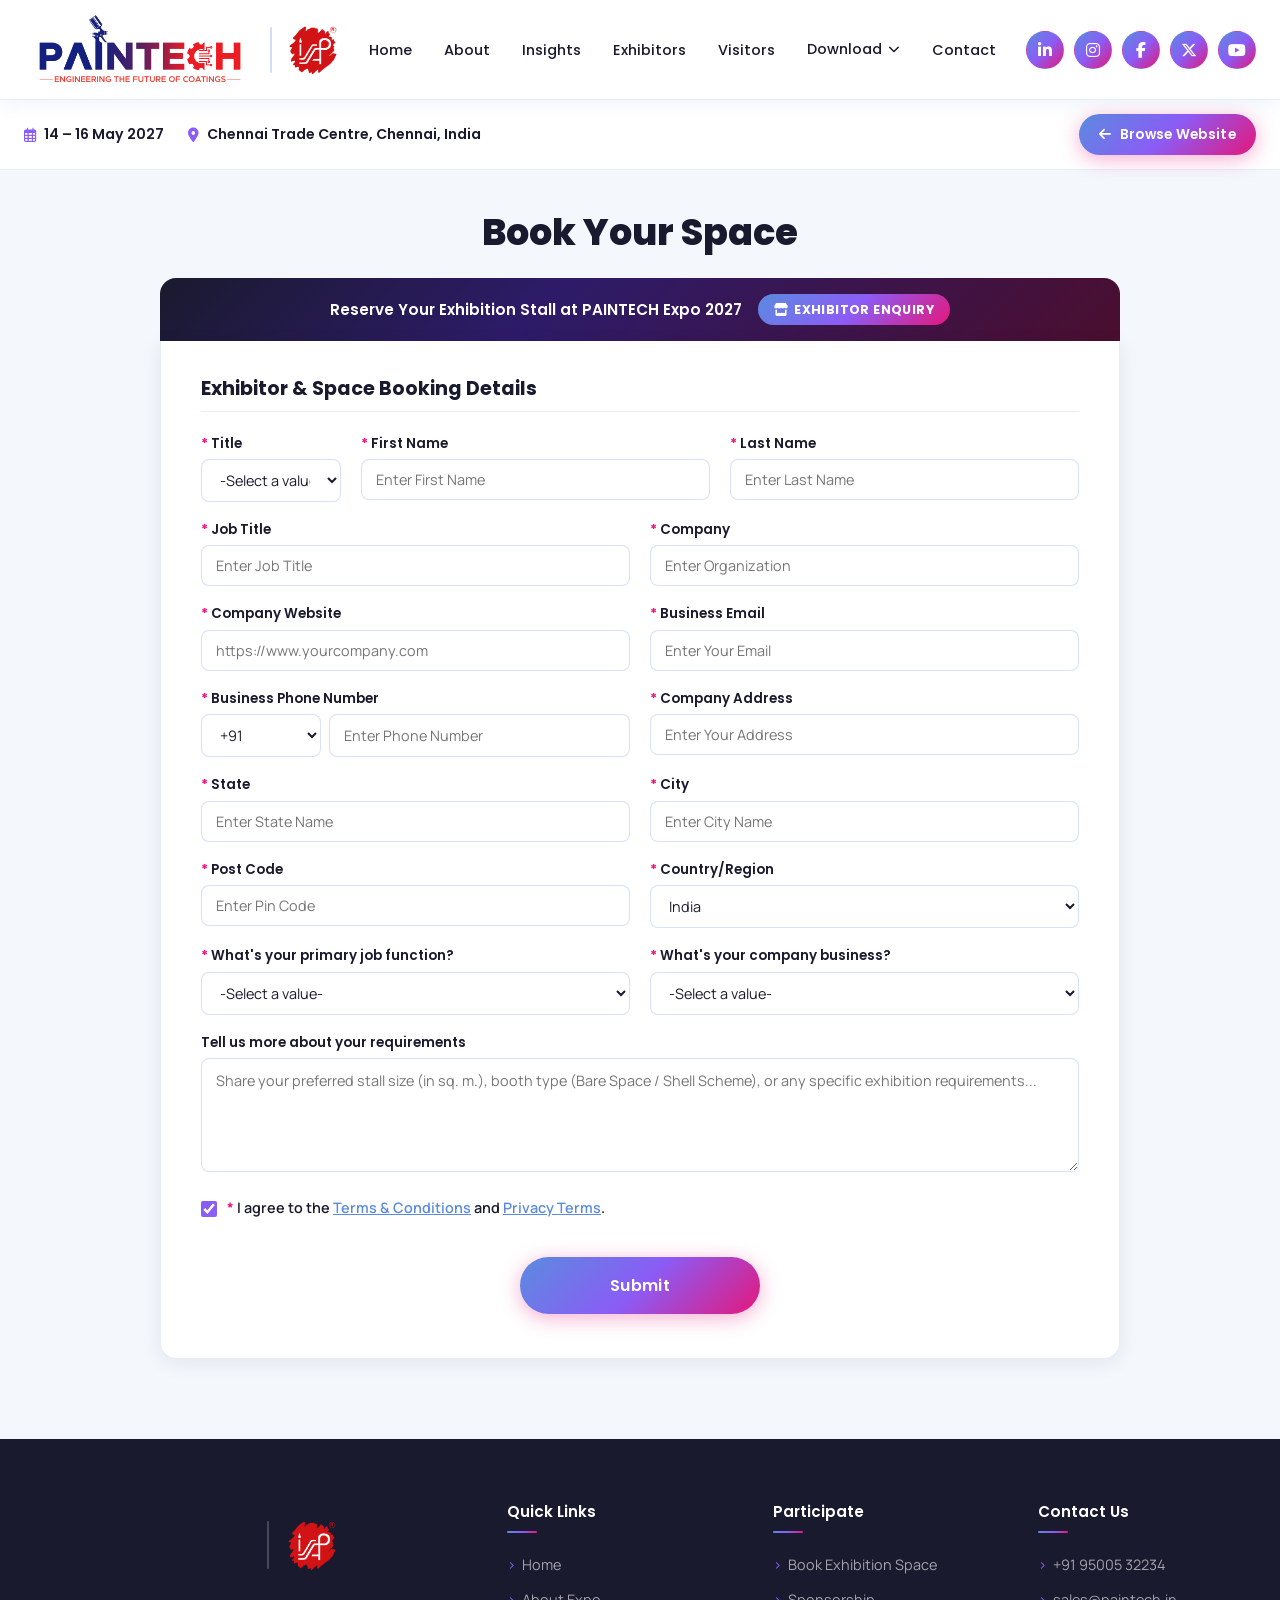
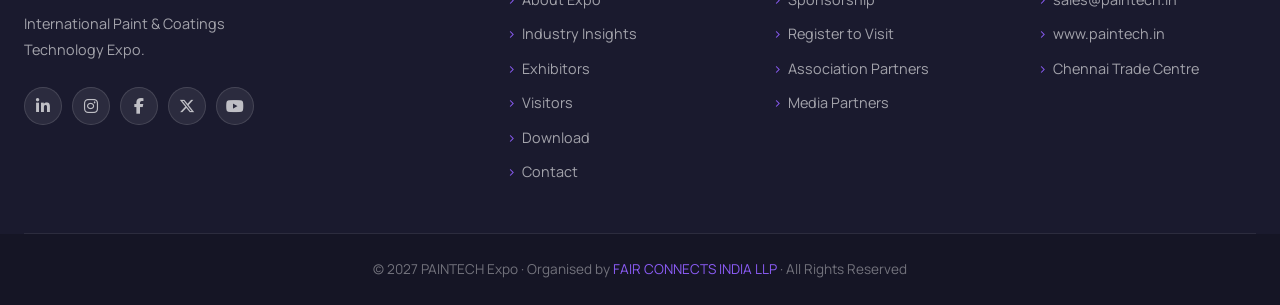
<file: book-your-space.html>
<!DOCTYPE html>
<html lang="en">

<head>
    <meta charset="UTF-8" />
    <meta name="viewport" content="width=device-width, initial-scale=1.0" />
    <title>Book Your Space – PAINTECH Expo 2027</title>
    <meta name="description"
        content="Book Your Exhibition Space at PAINTECH Expo 2027 — International Paint & Coatings Technology Expo, 14–16 May 2027 at Chennai Trade Centre, Chennai." />
    <link rel="icon" type="image/svg+xml" href="favicon.svg" />
    <link rel="stylesheet" href="assets/css/styles.css" />
    <link rel="stylesheet" href="assets/css/inline-styles.css" />
    <link rel="stylesheet" href="https://cdnjs.cloudflare.com/ajax/libs/font-awesome/6.7.2/css/all.min.css">
</head>

<body class="vreg-body">
    <div id="site-nav"></div>

    <!-- TOP EXPO INFO BAR (BELOW NAVBAR) -->
    <div class="vreg-top-strip">
        <div class="container vreg-top-strip-inner">
            <div class="vreg-event-meta">
                <span><i class="fa-regular fa-calendar-days"></i> 14 – 16 May 2027</span>
                <span><i class="fa-solid fa-location-dot"></i> Chennai Trade Centre, Chennai, India</span>
            </div>
            <a href="index.html" class="btn btn-primary btn-sm" id="bys-back-btn">
                <i class="fa-solid fa-arrow-left"></i> Browse Website
            </a>
        </div>
    </div>

    <!-- MAIN BOOK YOUR SPACE SECTION -->
    <section class="vreg-section">
        <div class="container">
            <h1 class="vreg-page-title">Book Your Space</h1>

            <div class="vreg-banner-bar">
                <span>Reserve Your Exhibition Stall at PAINTECH Expo 2027</span>
                <span class="vreg-banner-chip"><i class="fa-solid fa-store"></i> Exhibitor Enquiry</span>
            </div>

            <div class="vreg-card">
                <form id="book-space-form" class="vreg-form" novalidate>

                    <div class="vreg-section-heading">
                        <h2>Exhibitor &amp; Space Booking Details</h2>
                    </div>

                    <!-- Row 1: Title, First Name, Last Name -->
                    <div class="vreg-field-row vreg-cols-3">
                        <div class="vreg-form-group">
                            <label class="vreg-label" for="bys-title"><span class="req">*</span>Title</label>
                            <select id="bys-title" name="title" data-options="titles" data-placeholder="-Select a value-" required></select>
                            <small class="dl-field-error" id="err-bys-title"></small>
                        </div>
                        <div class="vreg-form-group">
                            <label class="vreg-label" for="bys-first-name"><span class="req">*</span>First Name</label>
                            <input type="text" id="bys-first-name" name="first_name" maxlength="100" placeholder="Enter First Name" required />
                            <small class="dl-field-error" id="err-bys-first-name"></small>
                        </div>
                        <div class="vreg-form-group">
                            <label class="vreg-label" for="bys-last-name"><span class="req">*</span>Last Name</label>
                            <input type="text" id="bys-last-name" name="last_name" maxlength="100" placeholder="Enter Last Name" required />
                            <small class="dl-field-error" id="err-bys-last-name"></small>
                        </div>
                    </div>

                    <!-- Row 2: Job Title, Company -->
                    <div class="vreg-field-row vreg-cols-2">
                        <div class="vreg-form-group">
                            <label class="vreg-label" for="bys-job-title"><span class="req">*</span>Job Title</label>
                            <input type="text" id="bys-job-title" name="job_title" maxlength="100" placeholder="Enter Job Title" required />
                            <small class="dl-field-error" id="err-bys-job-title"></small>
                        </div>
                        <div class="vreg-form-group">
                            <label class="vreg-label" for="bys-company"><span class="req">*</span>Company</label>
                            <input type="text" id="bys-company" name="company_name" maxlength="100" placeholder="Enter Organization" required />
                            <small class="dl-field-error" id="err-bys-company"></small>
                        </div>
                    </div>

                    <!-- Row 3: Company Website, Business Email -->
                    <div class="vreg-field-row vreg-cols-2">
                        <div class="vreg-form-group">
                            <label class="vreg-label" for="bys-website"><span class="req">*</span>Company Website</label>
                            <input type="text" id="bys-website" name="company_website" maxlength="100" placeholder="https://www.yourcompany.com" required />
                            <small class="dl-field-error" id="err-bys-website"></small>
                        </div>
                        <div class="vreg-form-group">
                            <label class="vreg-label" for="bys-email"><span class="req">*</span>Business Email</label>
                            <input type="email" id="bys-email" name="email" maxlength="100" placeholder="Enter Your Email" required />
                            <small class="dl-field-error" id="err-bys-email"></small>
                        </div>
                    </div>

                    <!-- Row 4: Business Phone Number, Company Address -->
                    <div class="vreg-field-row vreg-cols-2">
                        <div class="vreg-form-group">
                            <label class="vreg-label" for="bys-phone"><span class="req">*</span>Business Phone Number</label>
                            <div class="vreg-phone-wrap">
                                <select id="bys-country-code" name="country_code" class="vreg-code-select" data-options="countryCodes" data-default="+91" aria-label="Country code"></select>
                                <input type="tel" id="bys-phone" name="phone" maxlength="15" placeholder="Enter Phone Number" required />
                            </div>
                            <small class="dl-field-error" id="err-bys-phone"></small>
                        </div>
                        <div class="vreg-form-group">
                            <label class="vreg-label" for="bys-address"><span class="req">*</span>Company Address</label>
                            <input type="text" id="bys-address" name="address" maxlength="150" placeholder="Enter Your Address" required />
                            <small class="dl-field-error" id="err-bys-address"></small>
                        </div>
                    </div>

                    <!-- Row 5: State, City -->
                    <div class="vreg-field-row vreg-cols-2">
                        <div class="vreg-form-group">
                            <label class="vreg-label" for="bys-state"><span class="req">*</span>State</label>
                            <input type="text" id="bys-state" name="state" maxlength="100" placeholder="Enter State Name" required />
                            <small class="dl-field-error" id="err-bys-state"></small>
                        </div>
                        <div class="vreg-form-group">
                            <label class="vreg-label" for="bys-city"><span class="req">*</span>City</label>
                            <input type="text" id="bys-city" name="city" maxlength="100" placeholder="Enter City Name" required />
                            <small class="dl-field-error" id="err-bys-city"></small>
                        </div>
                    </div>

                    <!-- Row 6: Post Code, Country/Region -->
                    <div class="vreg-field-row vreg-cols-2">
                        <div class="vreg-form-group">
                            <label class="vreg-label" for="bys-postcode"><span class="req">*</span>Post Code</label>
                            <input type="text" id="bys-postcode" name="postcode" maxlength="15" placeholder="Enter Pin Code" required />
                            <small class="dl-field-error" id="err-bys-postcode"></small>
                        </div>
                        <div class="vreg-form-group">
                            <label class="vreg-label" for="bys-country"><span class="req">*</span>Country/Region</label>
                            <select id="bys-country" name="country" data-options="countries" data-placeholder="Select Country" data-default="India" required></select>
                            <small class="dl-field-error" id="err-bys-country"></small>
                        </div>
                    </div>

                    <!-- Row 7: Primary Job Function, Company Business -->
                    <div class="vreg-field-row vreg-cols-2">
                        <div class="vreg-form-group">
                            <label class="vreg-label" for="bys-primary-job"><span class="req">*</span>What's your primary job function?</label>
                            <select id="bys-primary-job" name="primary_job_function" data-options="primaryJobFunctions" data-placeholder="-Select a value-" required></select>
                            <small class="dl-field-error" id="err-bys-primary-job"></small>
                        </div>
                        <div class="vreg-form-group">
                            <label class="vreg-label" for="bys-company-business"><span class="req">*</span>What's your company business?</label>
                            <select id="bys-company-business" name="company_business" data-options="companyBusinesses" data-placeholder="-Select a value-" required></select>
                            <small class="dl-field-error" id="err-bys-company-business"></small>
                        </div>
                    </div>

                    <!-- Row 8: Tell us more about your requirements -->
                    <div class="vreg-field-row vreg-cols-1">
                        <div class="vreg-form-group">
                            <label class="vreg-label" for="bys-requirements">Tell us more about your requirements</label>
                            <textarea id="bys-requirements" name="requirements" rows="4" placeholder="Share your preferred stall size (in sq. m.), booth type (Bare Space / Shell Scheme), or any specific exhibition requirements..."></textarea>
                            <small class="dl-field-error" id="err-bys-requirements"></small>
                        </div>
                    </div>

                    <!-- TERMS & CONDITIONS CHECKBOX -->
                    <div class="vreg-consent-section" style="margin-top: 24px;">
                        <div class="vreg-terms-check-wrap">
                            <label class="vreg-checkbox-label" for="bys-accept-terms">
                                <input type="checkbox" id="bys-accept-terms" name="accept_terms" checked required />
                                <span><span class="req">*</span>I agree to the <a href="contact.html" target="_blank">Terms &amp; Conditions</a> and <a href="contact.html" target="_blank">Privacy Terms</a>.</span>
                            </label>
                            <small class="dl-field-error" id="err-bys-accept-terms"></small>
                        </div>
                    </div>

                    <!-- SUBMIT BUTTON -->
                    <div class="vreg-submit-wrap">
                        <button type="submit" class="btn btn-primary btn-lg vreg-submit-btn" id="bys-submit-btn">
                            Submit
                        </button>
                        <div class="dl-form-status" id="bys-form-status"></div>
                    </div>

                </form>
            </div>
        </div>
    </section>

    <div id="site-footer"></div>

    <script src="assets/js/components.js"></script>
    <script src="assets/js/data-renderer.js"></script>
    <script src="assets/js/main.js"></script>
    <script>
        document.addEventListener('DOMContentLoaded', () => {
            const form = document.getElementById('book-space-form');
            const submitBtn = document.getElementById('bys-submit-btn');
            const statusEl = document.getElementById('bys-form-status');
            const backBtn = document.getElementById('bys-back-btn');

            function navigateBackOrHome() {
                const hasSameOriginReferrer = document.referrer && document.referrer.indexOf(window.location.host) !== -1;
                if (hasSameOriginReferrer && window.history.length > 1) {
                    window.history.back();
                } else {
                    window.location.href = 'index.html';
                }
            }

            if (backBtn) {
                backBtn.addEventListener('click', (e) => {
                    if (document.referrer && document.referrer.indexOf(window.location.host) !== -1 && window.history.length > 1) {
                        e.preventDefault();
                        window.history.back();
                    }
                });
            }

            /* Live input filters for Phone & Postcode */
            const phoneEl = document.getElementById('bys-phone');
            if (phoneEl) {
                phoneEl.addEventListener('input', () => {
                    phoneEl.value = phoneEl.value.replace(/[^0-9\s-]/g, '');
                });
            }
            const postcodeEl = document.getElementById('bys-postcode');
            if (postcodeEl) {
                postcodeEl.addEventListener('input', () => {
                    postcodeEl.value = postcodeEl.value.replace(/[^0-9A-Za-z\s-]/g, '');
                });
            }

            function setFieldErr(fieldId, msg) {
                const el = document.getElementById(fieldId);
                const errEl = document.getElementById('err-' + fieldId);
                if (msg) {
                    if (el) el.classList.add('input-error');
                    if (errEl) errEl.textContent = msg;
                    return false;
                } else {
                    if (el) el.classList.remove('input-error');
                    if (errEl) errEl.textContent = '';
                    return true;
                }
            }

            function validateFieldById(id) {
                const el = document.getElementById(id);
                if (!el) return true;
                const val = el.value.trim();

                switch (id) {
                    case 'bys-title':
                    case 'bys-country':
                    case 'bys-primary-job':
                    case 'bys-company-business':
                        if (!val) return setFieldErr(id, 'Please select an option.');
                        return setFieldErr(id, '');

                    case 'bys-first-name':
                        if (!val) return setFieldErr(id, 'First Name is required.');
                        if (val.length < 2 || !/^[A-Za-z\s.'-]+$/.test(val)) {
                            return setFieldErr(id, 'Enter a valid first name (letters only).');
                        }
                        return setFieldErr(id, '');

                    case 'bys-last-name':
                        if (!val) return setFieldErr(id, 'Last Name is required.');
                        if (!/^[A-Za-z\s.'-]+$/.test(val)) {
                            return setFieldErr(id, 'Enter a valid last name (letters only).');
                        }
                        return setFieldErr(id, '');

                    case 'bys-job-title':
                        if (!val || val.length < 2) return setFieldErr(id, 'Job Title is required.');
                        return setFieldErr(id, '');

                    case 'bys-company':
                        if (!val || val.length < 2) return setFieldErr(id, 'Company Name is required.');
                        return setFieldErr(id, '');

                    case 'bys-website': {
                        if (!val) return setFieldErr(id, 'Company Website is required.');
                        const urlRegex = /^(https?:\/\/)?([a-zA-Z0-9-]+\.)+[a-zA-Z]{2,}(\/.*)?$/;
                        if (!urlRegex.test(val)) {
                            return setFieldErr(id, 'Enter a valid website (e.g. www.yourcompany.com).');
                        }
                        return setFieldErr(id, '');
                    }

                    case 'bys-email': {
                        if (!val) return setFieldErr(id, 'Business Email is required.');
                        const emailRegex = /^[a-zA-Z0-9._%+-]+@[a-zA-Z0-9.-]+\.[a-zA-Z]{2,}$/;
                        if (!emailRegex.test(val)) {
                            return setFieldErr(id, 'Enter a valid business email (e.g. you@company.com).');
                        }
                        return setFieldErr(id, '');
                    }

                    case 'bys-phone': {
                        if (!val) return setFieldErr(id, 'Business Phone Number is required.');
                        const cleaned = val.replace(/[\s()-]/g, '');
                        const code = document.getElementById('bys-country-code').value;
                        if (code === '+91') {
                            if (!/^[6-9]\d{9}$/.test(cleaned)) {
                                return setFieldErr(id, 'Enter a valid 10-digit Indian phone number.');
                            }
                        } else if (!/^\d{6,15}$/.test(cleaned)) {
                            return setFieldErr(id, 'Enter a valid phone number (6–15 digits).');
                        }
                        return setFieldErr(id, '');
                    }

                    case 'bys-address':
                        if (!val || val.length < 3) return setFieldErr(id, 'Company Address is required.');
                        return setFieldErr(id, '');

                    case 'bys-state':
                        if (!val || val.length < 2) return setFieldErr(id, 'State is required.');
                        return setFieldErr(id, '');

                    case 'bys-city':
                        if (!val || val.length < 2) return setFieldErr(id, 'City is required.');
                        return setFieldErr(id, '');

                    case 'bys-postcode':
                        if (!val) return setFieldErr(id, 'Post Code is required.');
                        if (!/^[0-9A-Za-z\s-]{4,12}$/.test(val)) {
                            return setFieldErr(id, 'Enter a valid Post / Pin Code.');
                        }
                        return setFieldErr(id, '');

                    case 'bys-accept-terms':
                        if (!el.checked) return setFieldErr(id, 'You must agree to the Terms & Conditions and Privacy Terms.');
                        return setFieldErr(id, '');

                    default:
                        return true;
                }
            }

            /* Bind real-time blur/input listeners */
            const fieldIds = [
                'bys-title', 'bys-first-name', 'bys-last-name',
                'bys-job-title', 'bys-company', 'bys-website',
                'bys-email', 'bys-phone', 'bys-address',
                'bys-state', 'bys-city', 'bys-postcode',
                'bys-country', 'bys-primary-job', 'bys-company-business',
                'bys-accept-terms'
            ];

            fieldIds.forEach(id => {
                const el = document.getElementById(id);
                if (!el) return;
                el.addEventListener('blur', () => validateFieldById(id));
                el.addEventListener('input', () => {
                    if (el.classList.contains('input-error')) validateFieldById(id);
                });
                el.addEventListener('change', () => {
                    validateFieldById(id);
                });
            });

            form.addEventListener('submit', async (e) => {
                e.preventDefault();

                let isValid = true;
                let firstInvalidEl = null;

                fieldIds.forEach(id => {
                    const ok = validateFieldById(id);
                    if (!ok) {
                        isValid = false;
                        if (!firstInvalidEl) firstInvalidEl = document.getElementById(id);
                    }
                });

                if (!isValid) {
                    if (firstInvalidEl) {
                        firstInvalidEl.scrollIntoView({ behavior: 'smooth', block: 'center' });
                        firstInvalidEl.focus({ preventScroll: true });
                    }
                    return;
                }

                /* Collect each space booking field separately */
                const bookingData = {
                    /* Dynamic Header & Meta for Shared Template */
                    form_title: 'New Exhibitor Space Booking Submission',
                    form_badge: 'Book Your Space Enquiry',
                    form_heading: 'Space Booking Enquiry Details',
                    form_intro: 'A new exhibitor space booking enquiry has been submitted for PAINTECH Expo 2027 (14–16 May 2027, Chennai Trade Centre). Below are their complete submitted details:',

                    /* 16 Shared Fields */
                    title: document.getElementById('bys-title').value,
                    first_name: document.getElementById('bys-first-name').value.trim(),
                    last_name: document.getElementById('bys-last-name').value.trim(),
                    email: document.getElementById('bys-email').value.trim(),
                    country_code: document.getElementById('bys-country-code').value,
                    mobile: document.getElementById('bys-phone').value.trim(),
                    job_title: document.getElementById('bys-job-title').value.trim(),
                    job_function: document.getElementById('bys-primary-job').value,
                    company_name: document.getElementById('bys-company').value.trim(),
                    address: document.getElementById('bys-address').value.trim(),
                    country: document.getElementById('bys-country').value,
                    state: document.getElementById('bys-state').value.trim(),
                    city: document.getElementById('bys-city').value.trim(),
                    pincode: document.getElementById('bys-postcode').value.trim(),
                    industry: document.getElementById('bys-company-business').value,
                    accept_terms: document.getElementById('bys-accept-terms').checked ? 'Yes' : 'No',

                    /* 2 Form-Specific Dynamic Label/Value Pairs */
                    extra_label_1: 'Company Website',
                    extra_value_1: document.getElementById('bys-website').value.trim(),
                    extra_label_2: 'Space & Stall Requirements',
                    extra_value_2: document.getElementById('bys-requirements').value.trim() || 'N/A',

                    /* Also pass raw field keys directly */
                    company_website: document.getElementById('bys-website').value.trim(),
                    phone: document.getElementById('bys-phone').value.trim(),
                    postcode: document.getElementById('bys-postcode').value.trim(),
                    primary_job_function: document.getElementById('bys-primary-job').value,
                    company_business: document.getElementById('bys-company-business').value,
                    requirements: document.getElementById('bys-requirements').value.trim() || 'N/A'
                };

                const originalText = submitBtn.innerHTML;
                submitBtn.disabled = true;
                submitBtn.innerHTML = '<i class="fa-solid fa-spinner fa-spin"></i> Submitting...';
                statusEl.textContent = '';
                statusEl.className = 'dl-form-status';

                /* Trigger EmailJS if configured */
                try {
                    const cfg = window.PAINTECH_DOWNLOAD_CONFIG;
                    if (cfg && cfg.emailjs && cfg.emailjs.serviceId) {
                        const templateId = cfg.emailjs.spaceBookingTemplateId || cfg.emailjs.visitorTemplateId || cfg.emailjs.templateId;

                        await fetch('https://api.emailjs.com/api/v1.0/email/send', {
                            method: 'POST',
                            headers: { 'Content-Type': 'application/json' },
                            body: JSON.stringify({
                                service_id: cfg.emailjs.serviceId,
                                template_id: templateId,
                                user_id: cfg.emailjs.publicKey,
                                template_params: {
                                    ...bookingData,
                                    to_email: cfg.recipientEmail,
                                    reply_to: bookingData.email,
                                    subject: `New Space Booking Enquiry – ${bookingData.company_name} (${bookingData.title} ${bookingData.first_name} ${bookingData.last_name})`
                                }
                            })
                        });
                    }
                } catch (err) {
                    console.warn('Space Booking EmailJS notice:', err);
                }

                statusEl.textContent = '✓ Space booking enquiry submitted successfully! Our team will contact you shortly.';
                statusEl.className = 'dl-form-status success';
                submitBtn.innerHTML = '<i class="fa-solid fa-check"></i> Submitted Successfully!';

                setTimeout(() => {
                    navigateBackOrHome();
                }, 1500);
            });
        });
    </script>
</body>

</html>
</file>
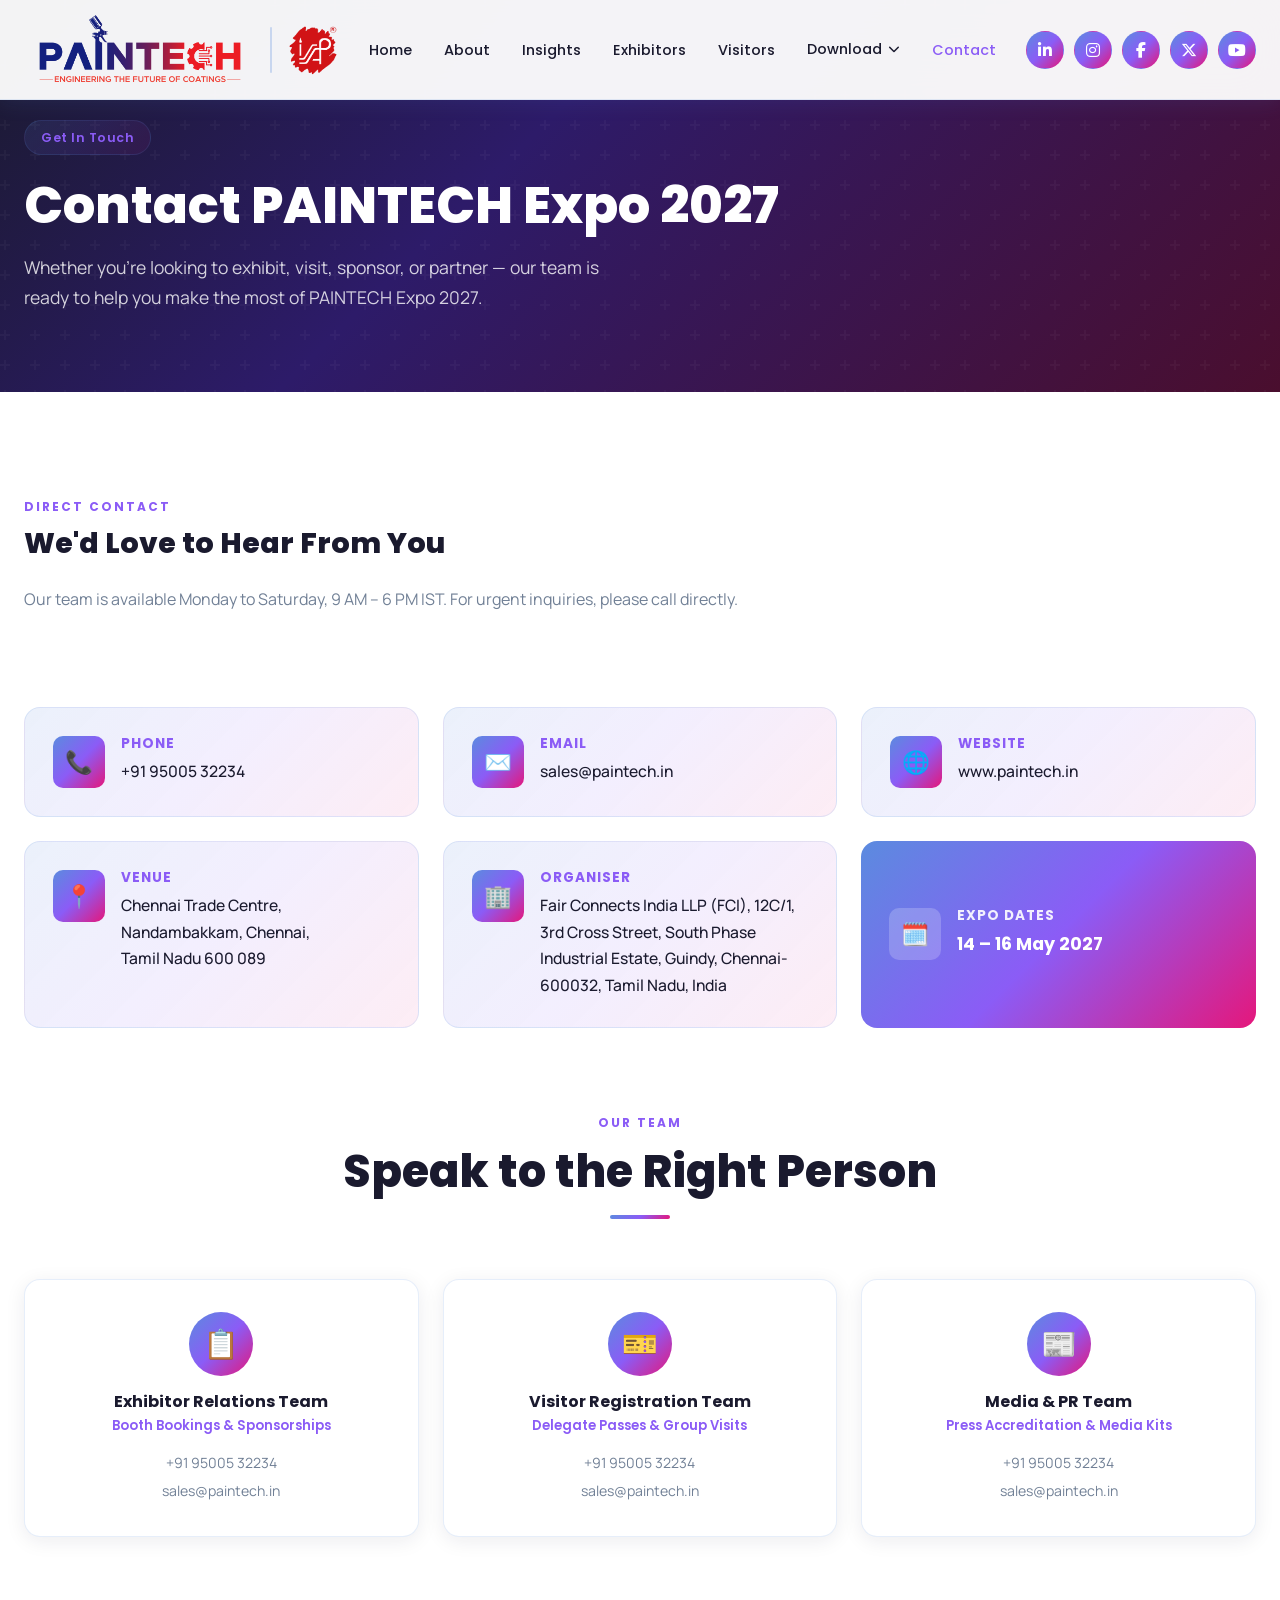
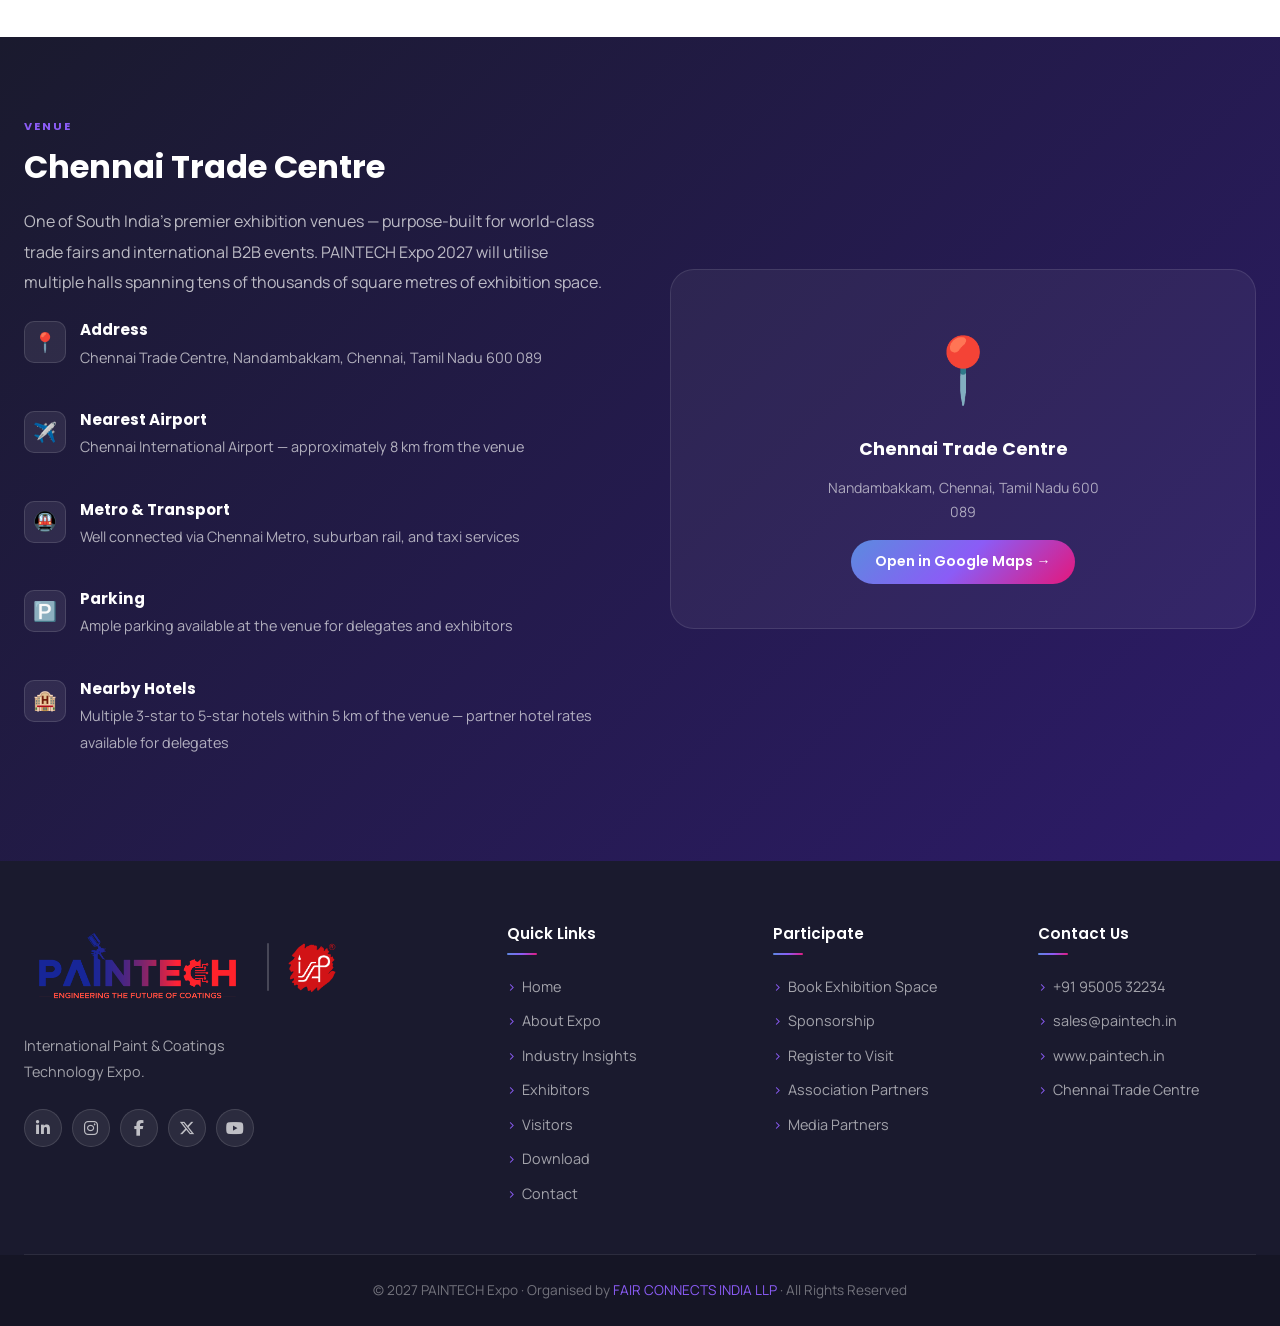
<file: contact.html>
<!DOCTYPE html>
<html lang="en">

<head>
    <meta charset="UTF-8" />
    <meta name="viewport" content="width=device-width, initial-scale=1.0" />
    <title>Contact – PAINTECH Expo 2027</title>
    <meta name="description"
        content="Get in touch with the PAINTECH Expo 2027 team for exhibitor bookings, visitor registration, sponsorships, and media enquiries." />
    <link rel="icon" type="image/svg+xml" href="favicon.svg" />
    <link rel="stylesheet" href="assets/css/styles.css" />
    <link rel="stylesheet" href="assets/css/inline-styles.css" />
    <link rel="stylesheet" href="https://cdnjs.cloudflare.com/ajax/libs/font-awesome/6.7.2/css/all.min.css">
</head>

<body>
    <div id="site-nav"></div>

    <!-- PAGE HERO -->
    <div class="page-hero">
        <div class="container">
            <div class="page-hero-badge"><span class="badge badge-soft">Get In Touch</span></div>
            <h1>Contact PAINTECH Expo 2027</h1>
            <p>Whether you're looking to exhibit, visit, sponsor, or partner — our team is ready to help you make the
                most of PAINTECH Expo 2027.</p>
        </div>
    </div>

    <!-- CONTACT SECTION -->
    <section class="section section-white">
        <div class="container">
            <div class="contact-layout">
                <!-- CONTACT INFO: Split Layout -->
                <div class="contact-info fade-up" style="grid-column: 1 / -1;">
                    <div>
                        <div class="section-label" style="margin-bottom:8px;">Direct Contact</div>
                        <h2 class="section-title" style="font-size:1.8rem; margin-bottom:24px;">We'd Love to Hear From
                            You</h2>
                        <p style="color:var(--muted); line-height:1.9; margin-bottom:32px;">Our team is available Monday
                            to Saturday, 9 AM – 6 PM IST. For urgent inquiries, please call directly.</p>
                    </div>
                </div>

                <!-- Contact Cards in Responsive Grid -->
                <div class="contact-info fade-up"
                    style="grid-column: 1 / -1; display: grid; grid-template-columns: repeat(auto-fit, minmax(300px, 1fr)); gap: 24px; align-items: stretch;">
                    <div class="contact-card">
                        <div class="icon-box">📞</div>
                        <div class="contact-card-text">
                            <h4>Phone</h4>
                            <a href="tel:+919500532234">+91 95005 32234</a>
                        </div>
                    </div>
                    <div class="contact-card">
                        <div class="icon-box">✉️</div>
                        <div class="contact-card-text">
                            <h4>Email</h4>
                            <a href="mailto:sales@paintech.in">sales@paintech.in</a>
                        </div>
                    </div>
                    <div class="contact-card">
                        <div class="icon-box">🌐</div>
                        <div class="contact-card-text">
                            <h4>Website</h4>
                            <a href="https://www.paintech.in" target="_blank" rel="noopener">www.paintech.in</a>
                        </div>
                    </div>
                    <div class="contact-card">
                        <div class="icon-box">📍</div>
                        <div class="contact-card-text">
                            <h4>Venue</h4>
                            <p>Chennai Trade Centre,<br />Nandambakkam, Chennai,<br />Tamil Nadu 600 089</p>
                        </div>
                    </div>
                    <div class="contact-card">
                        <div class="icon-box">🏢</div>
                        <div class="contact-card-text">
                            <h4>Organiser</h4>
                            <p>Fair Connects India LLP (FCI), 12C/1, 3rd Cross Street, 
                            South Phase Industrial Estate, Guindy, 
                            Chennai-600032, Tamil Nadu, India</p>
                        </div>
                    </div>
                    <div class="contact-card"
                        style="background:var(--grad); border:none; color:white; align-items:center;">
                        <div class="icon-box"
                            style="background:rgba(255,255,255,0.2); color:white; border:none; box-shadow:none;">🗓️
                        </div>
                        <div class="contact-card-text">
                            <h4 style="color:rgba(255,255,255,0.9);">Expo Dates</h4>
                            <p
                                style="color:white; font-size:1.1rem; font-weight:700; font-family:var(--font-head); margin-top:4px;">
                                14 – 16 May 2027</p>
                        </div>
                    </div>
                </div>

                <!-- RIGHT: Enquiry Form - COMMENTED OUT -->
                <!--
                <div class="contact-form fade-up fade-up-delay-2">
                    <h3>Send Us an Enquiry</h3>
                    <p>Fill in the form below and our team will respond within one business day.</p>
                    <div class="enquiry-tabs">
                        <button class="enquiry-tab active"
                            onclick="selectTab(this, 'Exhibitor Enquiry')">Exhibitor</button>
                        <button class="enquiry-tab" onclick="selectTab(this, 'Visitor Enquiry')">Visitor</button>
                        <button class="enquiry-tab" onclick="selectTab(this, 'Sponsorship Enquiry')">Sponsor</button>
                        <button class="enquiry-tab" onclick="selectTab(this, 'Media & Press Enquiry')">Media</button>
                        <button class="enquiry-tab" onclick="selectTab(this, 'General Enquiry')">General</button>
                    </div>
                    <form id="enquiry-form">
                        <input type="hidden" id="enquiry-type" value="Exhibitor Enquiry" />
                        <div class="form-row">
                            <div class="form-group">
                                <label for="ct-name">Full Name *</label>
                                <input type="text" id="ct-name" placeholder="Your full name" required />
                            </div>
                            <div class="form-group">
                                <label for="ct-company">Company / Organisation *</label>
                                <input type="text" id="ct-company" placeholder="Your company name" required />
                            </div>
                        </div>
                        <div class="form-row">
                            <div class="form-group">
                                <label for="ct-email">Email Address *</label>
                                <input type="email" id="ct-email" placeholder="you@company.com" required />
                            </div>
                            <div class="form-group">
                                <label for="ct-phone">Phone Number *</label>
                                <input type="tel" id="ct-phone" placeholder="+91 98765 43210" required />
                            </div>
                        </div>
                        <div class="form-group">
                            <label for="ct-designation">Designation</label>
                            <input type="text" id="ct-designation"
                                placeholder="e.g. CEO, Marketing Manager, Purchase Head" />
                        </div>
                        <div class="form-group">
                            <label for="ct-message">Message *</label>
                            <textarea id="ct-message"
                                placeholder="Tell us about your requirements, questions, or how we can help you..."
                                required></textarea>
                        </div>
                        <button type="submit" class="btn btn-primary"
                            style="width:100%; justify-content:center; padding:15px;">Send Enquiry</button>
                        <div class="form-success">✓ Thank you! Your enquiry has been received. Our team will get back to
                            you within one business day.</div>
                    </form>
                </div>
                -->
            </div>

            <!-- CONTACT TEAM -->
            <div class="section-header fade-up" style="margin-top:80px;">
                <div class="section-label">Our Team</div>
                <h2 class="section-title">Speak to the Right Person</h2>
                <div class="divider divider-center"></div>
            </div>
            <div class="team-grid" id="team-grid-container">
                <!-- Team cards will be rendered here by data-renderer.js -->
            </div>
        </div>
    </section>

    <!-- VENUE SECTION -->
    <section class="venue-section">
        <div class="container">
            <div class="venue-grid">
                <div class="venue-left fade-up">
                    <div
                        style="font-size:0.7rem; font-weight:700; letter-spacing:2px; text-transform:uppercase; color:var(--violet); margin-bottom:12px; font-family:var(--font-head);">
                        Venue</div>
                    <h3>Chennai Trade Centre</h3>
                    <p>One of South India's premier exhibition venues — purpose-built for world-class trade fairs and
                        international B2B events. PAINTECH Expo 2027 will utilise multiple halls spanning tens of
                        thousands of square metres of exhibition space.</p>
                    <div class="venue-details">
                        <div class="venue-detail">
                            <div class="venue-detail-icon">📍</div>
                            <div class="venue-detail-text">
                                <h5>Address</h5>
                                <p>Chennai Trade Centre, Nandambakkam, Chennai, Tamil Nadu 600 089</p>
                            </div>
                        </div>
                        <div class="venue-detail">
                            <div class="venue-detail-icon">✈️</div>
                            <div class="venue-detail-text">
                                <h5>Nearest Airport</h5>
                                <p>Chennai International Airport — approximately 8 km from the venue</p>
                            </div>
                        </div>
                        <div class="venue-detail">
                            <div class="venue-detail-icon">🚇</div>
                            <div class="venue-detail-text">
                                <h5>Metro &amp; Transport</h5>
                                <p>Well connected via Chennai Metro, suburban rail, and taxi services</p>
                            </div>
                        </div>
                        <div class="venue-detail">
                            <div class="venue-detail-icon">🅿️</div>
                            <div class="venue-detail-text">
                                <h5>Parking</h5>
                                <p>Ample parking available at the venue for delegates and exhibitors</p>
                            </div>
                        </div>
                        <div class="venue-detail">
                            <div class="venue-detail-icon">🏨</div>
                            <div class="venue-detail-text">
                                <h5>Nearby Hotels</h5>
                                <p>Multiple 3-star to 5-star hotels within 5 km of the venue — partner hotel rates
                                    available for delegates</p>
                            </div>
                        </div>
                    </div>
                </div>
                <div class="map-placeholder fade-up fade-up-delay-2">
                    <div class="pin">📍</div>
                    <h4>Chennai Trade Centre</h4>
                    <p>Nandambakkam, Chennai, Tamil Nadu 600 089</p>
                    <a href="https://maps.google.com/?q=Chennai+Trade+Centre" target="_blank" rel="noopener">Open in
                        Google Maps →</a>
                </div>
            </div>
        </div>
    </section>

    <!-- FAQ BAND -->
    <!-- <section class="section section-light">
        <div class="container">
            <div class="section-header fade-up">
                <div class="section-label">FAQ</div>
                <h2 class="section-title">Frequently Asked Questions</h2>
                <div class="divider divider-center"></div>
            </div>
            <div class="faqs-grid" id="faqs-container">
                // FAQs will be rendered here by data-renderer.js
            </div>
        </div>
    </section> -->
    <div id="site-footer"></div>

    <script>
        function selectTab(btn, type) {
            document.querySelectorAll('.enquiry-tab').forEach(t => t.classList.remove('active'));
            btn.classList.add('active');
            document.getElementById('enquiry-type').value = type;
        }
    </script>
    <script src="assets/js/components.js"></script>
    <script src="assets/js/data-renderer.js"></script>
    <script src="assets/js/main.js"></script>
</body>

</html>
</file>
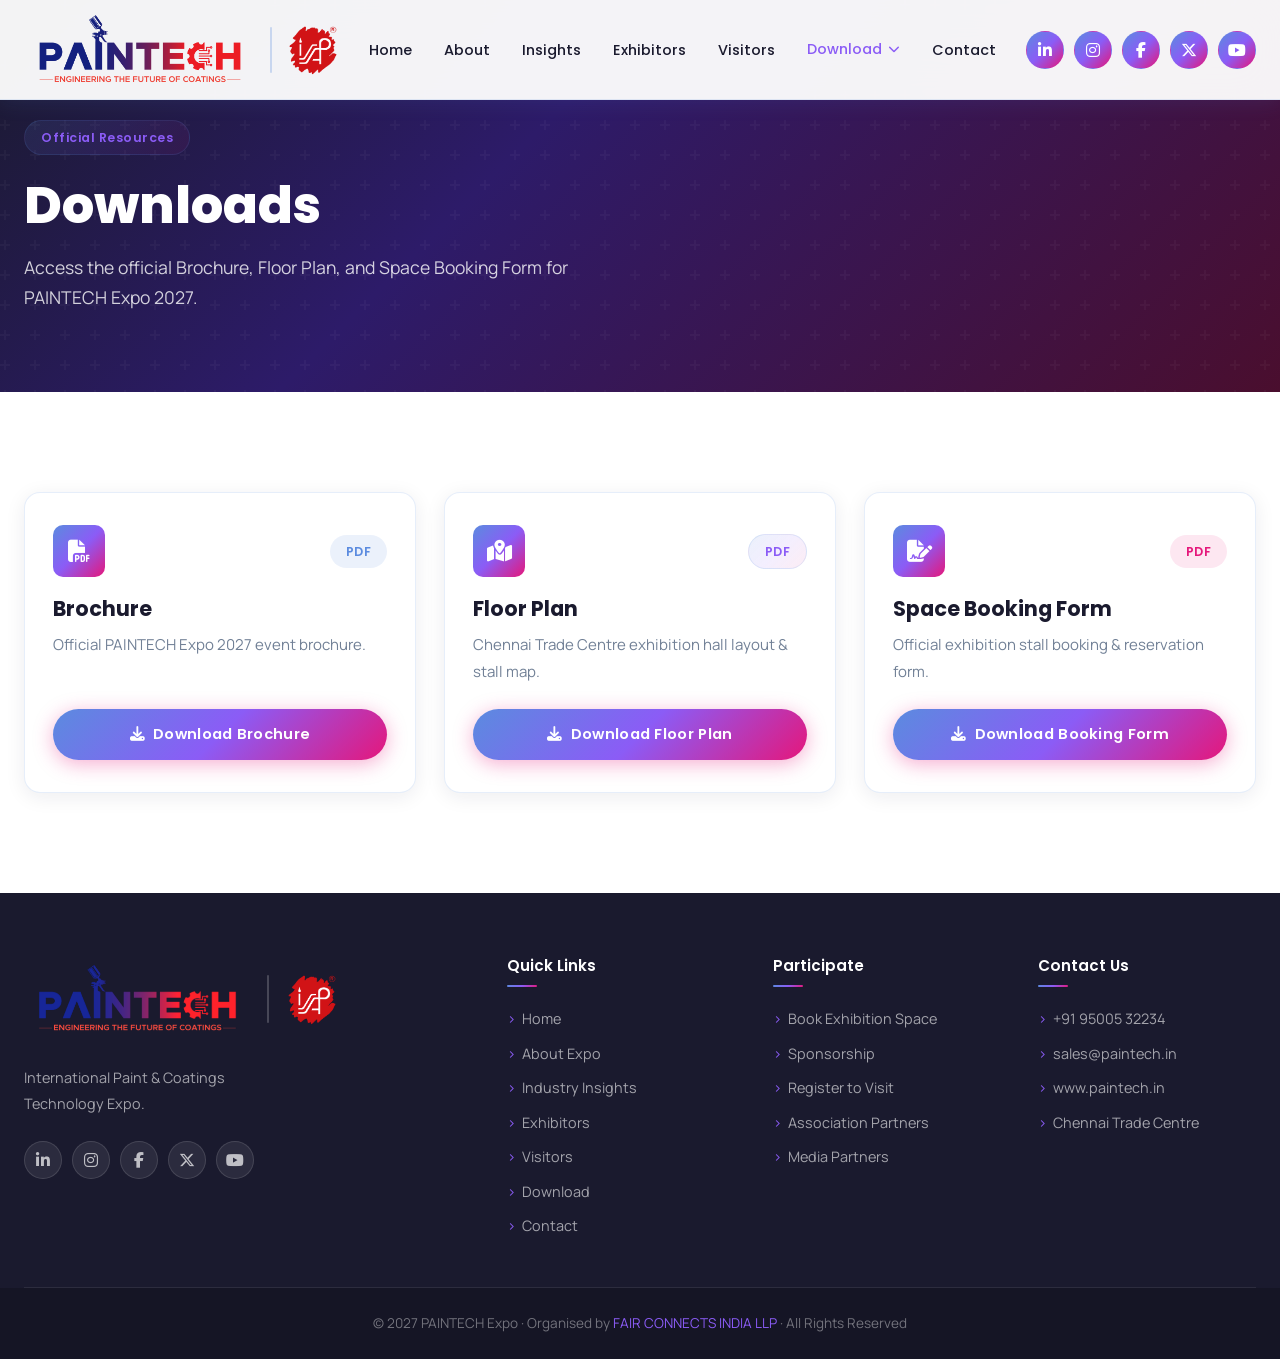
<file: downloads.html>
<!DOCTYPE html>
<html lang="en">

<head>
    <meta charset="UTF-8" />
    <meta name="viewport" content="width=device-width, initial-scale=1.0" />
    <title>Downloads – PAINTECH Expo 2027</title>
    <meta name="description"
        content="Download the official PAINTECH Expo 2027 Brochure, Floor Plan, and Space Booking Form." />
    <link rel="icon" type="image/svg+xml" href="favicon.svg" />
    <link rel="stylesheet" href="assets/css/styles.css" />
    <link rel="stylesheet" href="assets/css/inline-styles.css" />
    <link rel="stylesheet" href="https://cdnjs.cloudflare.com/ajax/libs/font-awesome/6.7.2/css/all.min.css">
</head>

<body>
    <div id="site-nav"></div>

    <!-- PAGE HERO -->
    <div class="page-hero">
        <div class="container">
            <div class="page-hero-badge"><span class="badge badge-soft">Official Resources</span></div>
            <h1>Downloads</h1>
            <p>Access the official Brochure, Floor Plan, and Space Booking Form for PAINTECH Expo 2027.</p>
        </div>
    </div>

    <!-- 3 DOWNLOAD OPTIONS ONLY -->
    <section class="section section-white">
        <div class="container">
            <div class="download-cards-grid fade-up">
                <!-- 1. Brochure -->
                <div class="download-resource-card">
                    <div class="drc-top">
                        <div class="icon-box"><i class="fa-solid fa-file-pdf"></i></div>
                        <span class="badge badge-blue">PDF</span>
                    </div>
                    <h3>Brochure</h3>
                    <p>Official PAINTECH Expo 2027 event brochure.</p>
                    <div class="drc-actions">
                        <a href="assets/pdfs/brochure.pdf" download="PAINTECH-Expo-2027-Brochure.pdf"
                            data-download-key="brochure" data-source="page" class="btn btn-primary">
                            <i class="fa-solid fa-download"></i> Download Brochure
                        </a>
                    </div>
                </div>

                <!-- 2. Floor Plan -->
                <div class="download-resource-card">
                    <div class="drc-top">
                        <div class="icon-box"><i class="fa-solid fa-map-location-dot"></i></div>
                        <span class="badge badge-soft">PDF</span>
                    </div>
                    <h3>Floor Plan</h3>
                    <p>Chennai Trade Centre exhibition hall layout &amp; stall map.</p>
                    <div class="drc-actions">
                        <a href="assets/pdfs/floor-plan.pdf" download="PAINTECH-Expo-2027-Floor-Plan.pdf"
                            data-download-key="floor-plan" data-source="page" class="btn btn-primary">
                            <i class="fa-solid fa-download"></i> Download Floor Plan
                        </a>
                    </div>
                </div>

                <!-- 3. Space Booking Form -->
                <div class="download-resource-card">
                    <div class="drc-top">
                        <div class="icon-box"><i class="fa-solid fa-file-signature"></i></div>
                        <span class="badge badge-pink">PDF</span>
                    </div>
                    <h3>Space Booking Form</h3>
                    <p>Official exhibition stall booking &amp; reservation form.</p>
                    <div class="drc-actions">
                        <a href="assets/pdfs/space-booking-form.pdf"
                            download="PAINTECH-Expo-2027-Space-Booking-Form.pdf" data-download-key="space-booking-form"
                            data-source="page" class="btn btn-primary">
                            <i class="fa-solid fa-download"></i> Download Booking Form
                        </a>
                    </div>
                </div>
            </div>
        </div>
    </section>

    <!-- FOOTER -->
    <div id="site-footer"></div>

    <script src="assets/js/components.js"></script>
    <script src="assets/js/main.js"></script>
</body>

</html>
</file>
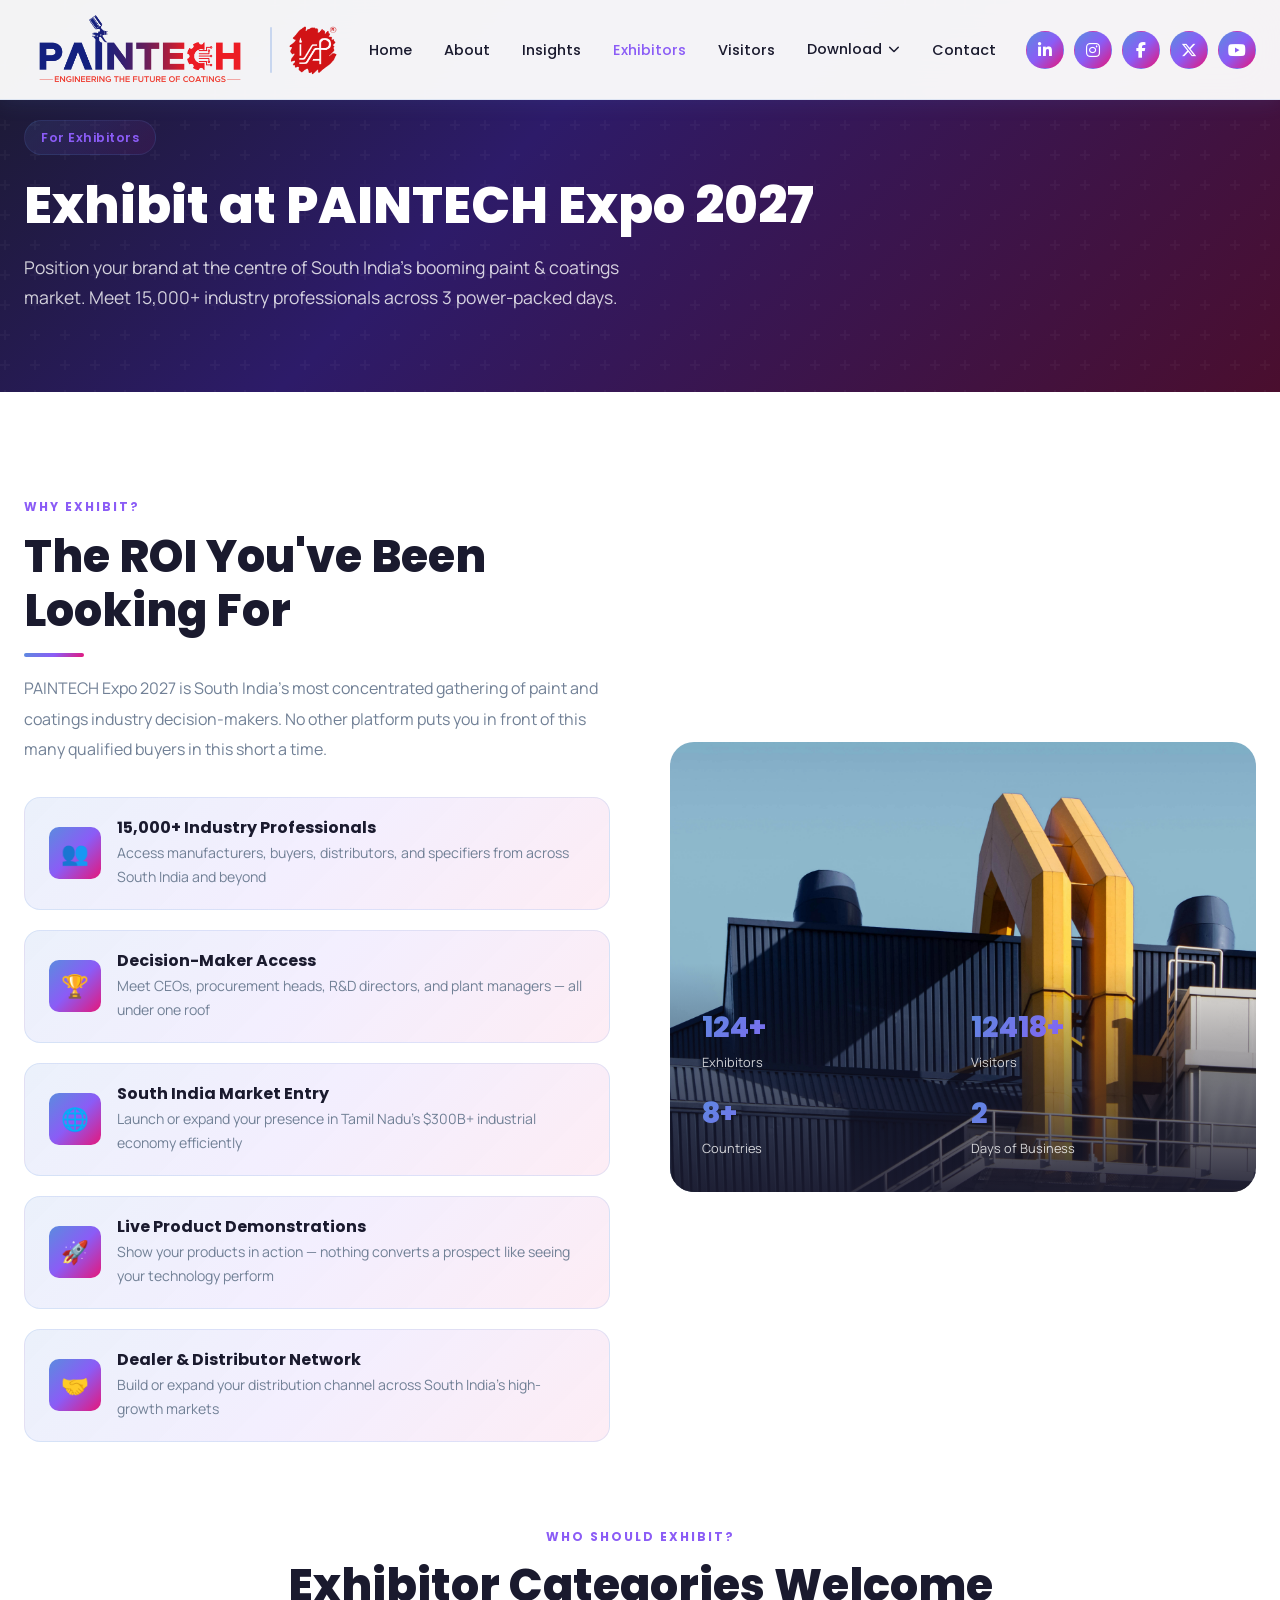
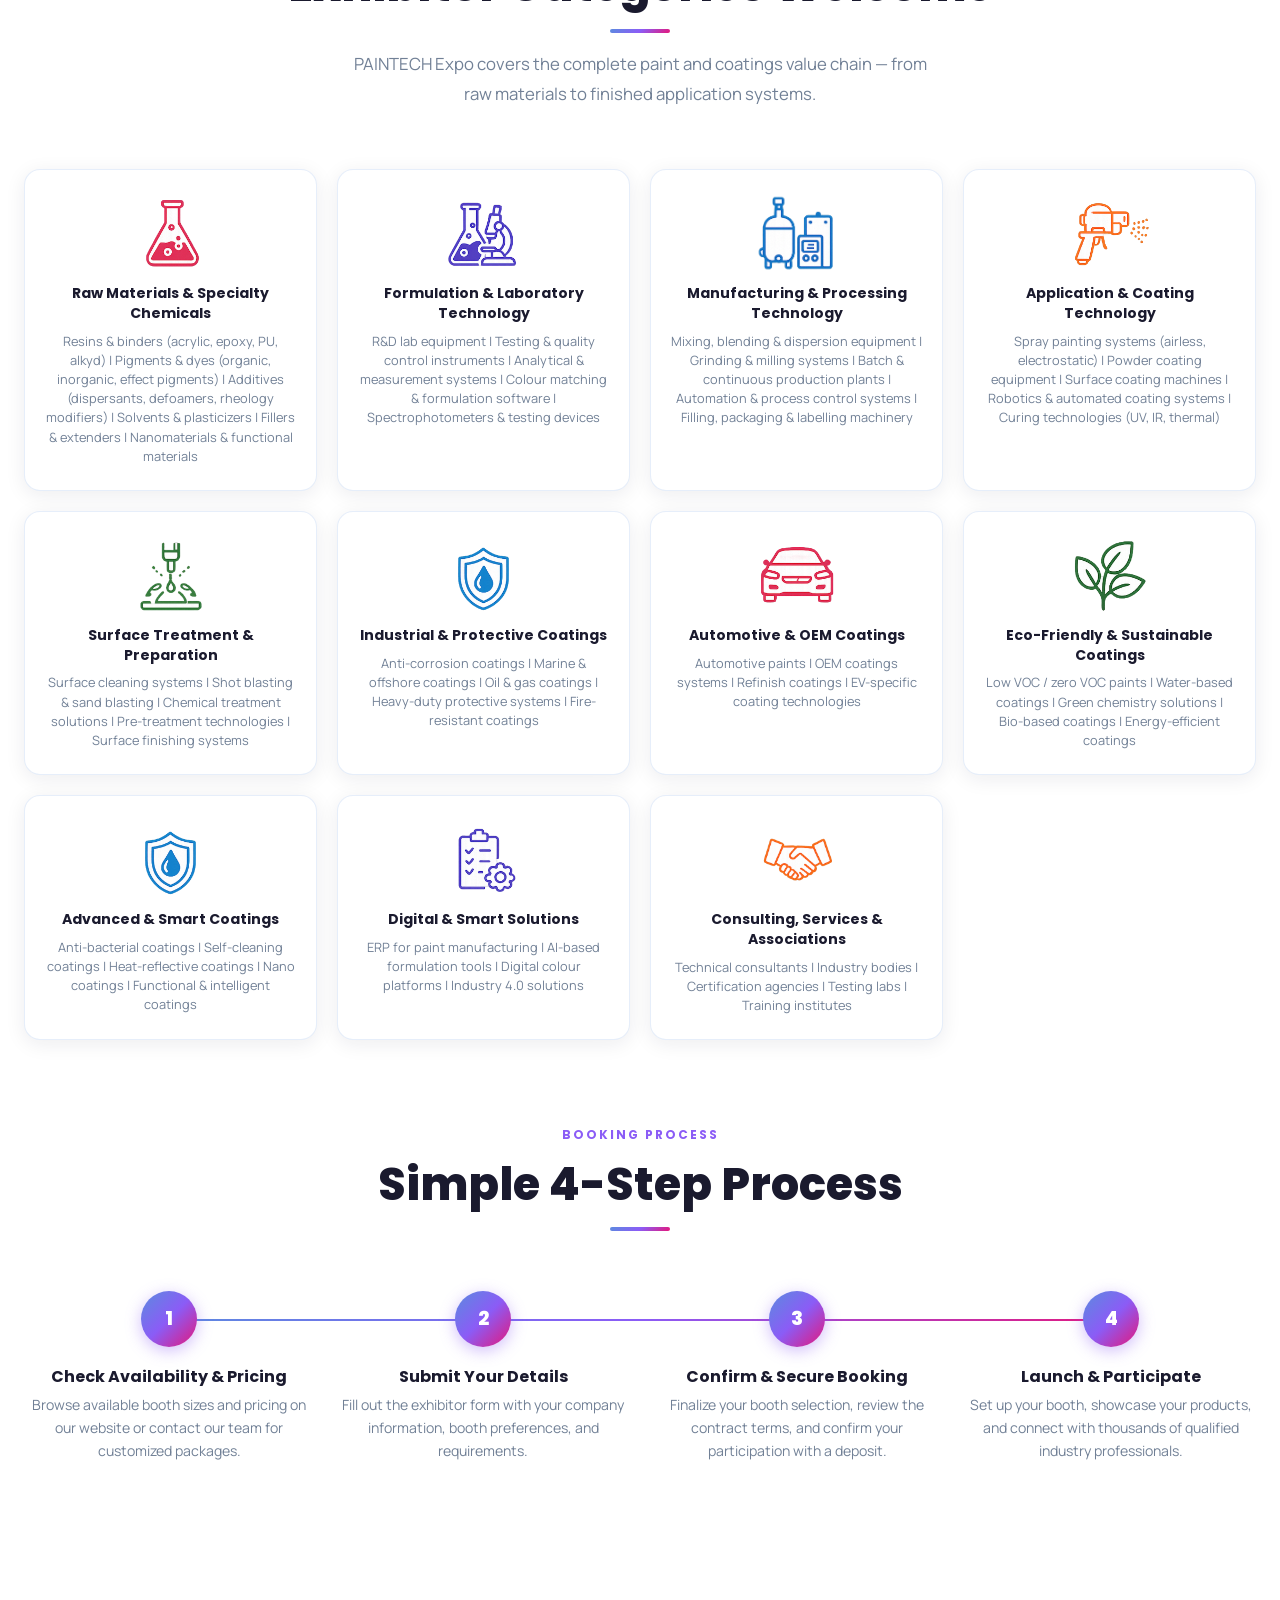
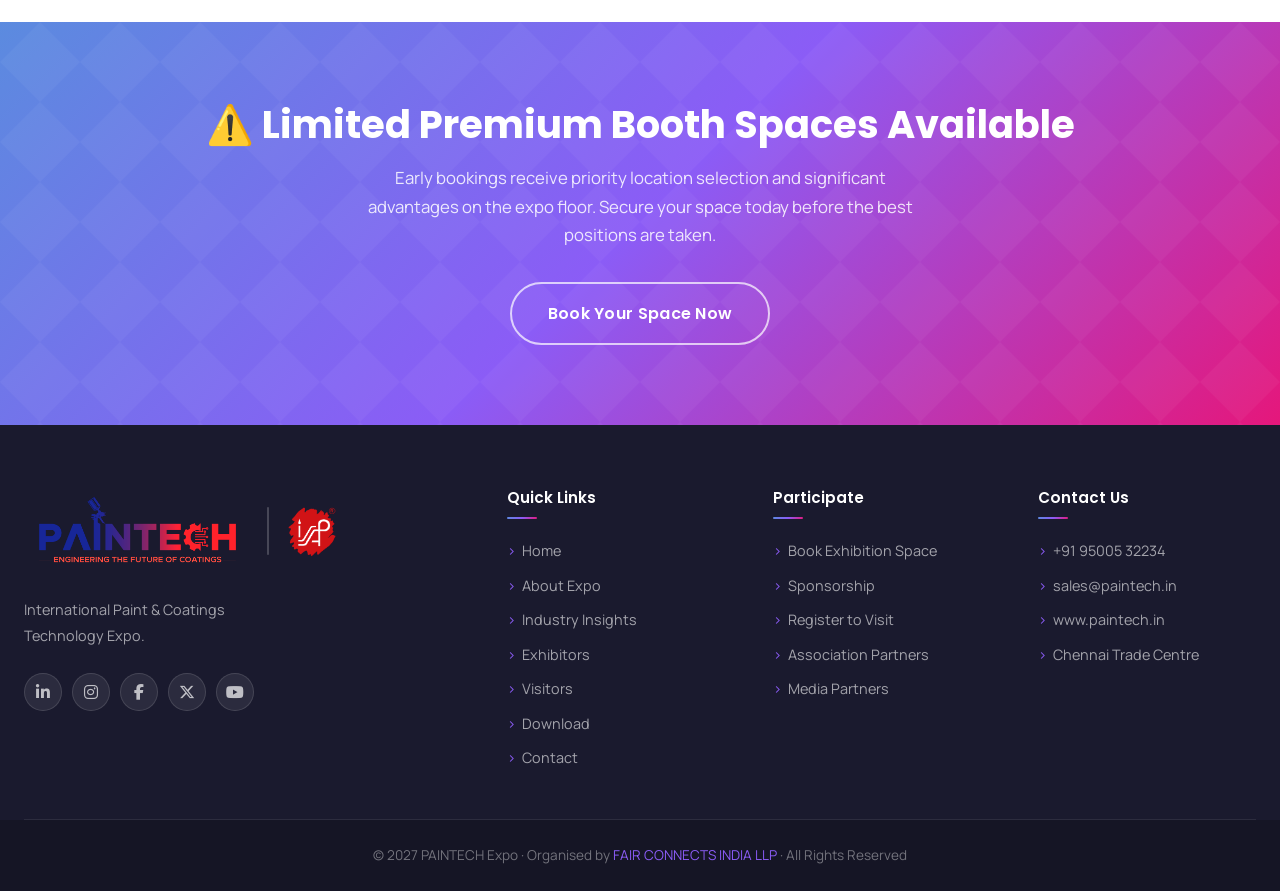
<file: exhibitors.html>
<!DOCTYPE html>
<html lang="en">

<head>
    <meta charset="UTF-8" />
    <meta name="viewport" content="width=device-width, initial-scale=1.0" />
    <title>Exhibitors – PAINTECH Expo 2027</title>
    <meta name="description"
        content="Book your exhibition space at PAINTECH Expo 2027. Position your brand at the centre of South India's booming paint and coatings market." />
    <link rel="icon" type="image/svg+xml" href="favicon.svg" />
    <link rel="stylesheet" href="assets/css/styles.css" />
    <link rel="stylesheet" href="assets/css/inline-styles.css" />
    <link rel="stylesheet" href="https://cdnjs.cloudflare.com/ajax/libs/font-awesome/6.7.2/css/all.min.css">
</head>

<body>
    <div id="site-nav"></div>

    <!-- PAGE HERO -->
    <div class="page-hero">
        <div class="container">
            <div class="page-hero-badge"><span class="badge badge-soft">For Exhibitors</span></div>
            <h1>Exhibit at PAINTECH Expo 2027</h1>
            <p>Position your brand at the centre of South India's booming paint &amp; coatings market. Meet 15,000+
                industry professionals across 3 power-packed days.</p>
        </div>
    </div>

    <section class="section section-white">
        <div class="container">

            <!-- WHY EXHIBIT -->
            <div class="why-exhibit-grid">
                <div class="fade-up">
                    <div class="section-label">Why Exhibit?</div>
                    <h2 class="section-title">The ROI You've Been Looking For</h2>
                    <div class="divider"></div>
                    <p style="color:var(--muted); line-height:1.9; margin-bottom:24px;">PAINTECH Expo 2027 is South
                        India's most concentrated gathering of paint and coatings industry decision-makers. No other
                        platform puts you in front of this many qualified buyers in this short a time.</p>
                    <div class="roi-list">
                        <div class="roi-item">
                            <div class="icon-box">👥</div>
                            <div class="roi-item-text">
                                <h4>15,000+ Industry Professionals</h4>
                                <p>Access manufacturers, buyers, distributors, and specifiers from across South India
                                    and beyond</p>
                            </div>
                        </div>
                        <div class="roi-item">
                            <div class="icon-box">🏆</div>
                            <div class="roi-item-text">
                                <h4>Decision-Maker Access</h4>
                                <p>Meet CEOs, procurement heads, R&amp;D directors, and plant managers — all under one
                                    roof</p>
                            </div>
                        </div>
                        <div class="roi-item">
                            <div class="icon-box">🌐</div>
                            <div class="roi-item-text">
                                <h4>South India Market Entry</h4>
                                <p>Launch or expand your presence in Tamil Nadu's $300B+ industrial economy efficiently
                                </p>
                            </div>
                        </div>
                        <div class="roi-item">
                            <div class="icon-box">🚀</div>
                            <div class="roi-item-text">
                                <h4>Live Product Demonstrations</h4>
                                <p>Show your products in action — nothing converts a prospect like seeing your
                                    technology perform</p>
                            </div>
                        </div>
                        <div class="roi-item">
                            <div class="icon-box">🤝</div>
                            <div class="roi-item-text">
                                <h4>Dealer &amp; Distributor Network</h4>
                                <p>Build or expand your distribution channel across South India's high-growth markets
                                </p>
                            </div>
                        </div>
                    </div>
                </div>
                <div class="expo-visual fade-up fade-up-delay-2">
                    <img src="assets/images/industrial2.jpg" alt="PAINTECH Expo Floor" />
                    <div class="expo-visual-overlay">
                        <div class="expo-mini-stat">
                            <div class="n" data-target="150" data-suffix="+">150+</div>
                            <div class="l">Exhibitors</div>
                        </div>
                        <div class="expo-mini-stat">
                            <div class="n" data-target="15000" data-suffix="+">15K+</div>
                            <div class="l">Visitors</div>
                        </div>
                        <div class="expo-mini-stat">
                            <div class="n" data-target="10" data-suffix="+">10+</div>
                            <div class="l">Countries</div>
                        </div>
                        <div class="expo-mini-stat">
                            <div class="n" data-target="3" data-suffix="">3</div>
                            <div class="l">Days of Business</div>
                        </div>
                    </div>
                </div>
            </div>

            <!-- BOOTH TYPES -->
            <!-- <div class="section-header fade-up">
                <div class="section-label">Exhibition Spaces</div>
                <h2 class="section-title">Choose Your Exhibition Package</h2>
                <div class="divider divider-center"></div>
                <p class="section-sub">From compact showcases to signature pavilions — we have the right platform for
                    every brand and every budget.</p>
            </div>
            <div class="booth-types" id="booth-types-container">
               
            </div> -->

            <!-- EXHIBITOR CATEGORIES -->
            <div class="section-header fade-up" style="margin-top:80px;">
                <div class="section-label">Who Should Exhibit?</div>
                <h2 class="section-title">Exhibitor Categories Welcome</h2>
                <div class="divider divider-center"></div>
                <p class="section-sub">PAINTECH Expo covers the complete paint and coatings value chain — from raw
                    materials to finished application systems.</p>
            </div>
            <div class="categories-grid" id="categories-container">
                <!-- Exhibitor Categories will be rendered here by data-renderer.js -->
            </div>

            <!-- HOW TO BOOK -->
            <div class="section-header fade-up" style="margin-top:80px;">
                <div class="section-label">Booking Process</div>
                <h2 class="section-title">Simple 4-Step Process</h2>
                <div class="divider divider-center"></div>
            </div>
            <div class="process-steps" id="process-steps-container">
                <!-- Process steps will be rendered here by data-renderer.js -->
            </div>

            <!-- TESTIMONIAL -->
            <!-- <div class="testimonial-band fade-up">
                <blockquote>
                    "Participating in an expo of this calibre gives our brand unmatched visibility in South India's
                    rapidly growing industrial coatings segment. The quality of buyers, the depth of networking, and the
                    business outcomes make it the most valuable three days of our annual marketing calendar."
                </blockquote>
                <cite>— Leading Industrial Coating Manufacturer, South India</cite>
            </div> -->

        </div>
    </section>

    <!-- CTA BAND -->
    <div class="cta-band">
        <div class="container">
            <h2 class="fade-up">⚠️ Limited Premium Booth Spaces Available</h2>
            <p class="fade-up fade-up-delay-1">Early bookings receive priority location selection and significant
                advantages on the expo floor. Secure your space today before the best positions are taken.</p>
            <div class="btns fade-up fade-up-delay-2">
                <a href="book-your-space.html" class="btn btn-outline-white btn-lg">Book Your Space Now</a>
                <!-- <a href="contact.html" class="btn btn-outline-white btn-lg">Download Brochure</a> -->
            </div>
        </div>
    </div>
    <div id="site-footer"></div>

    <script src="assets/js/components.js"></script>
    <script src="assets/js/data-renderer.js"></script>
    <script src="assets/js/main.js"></script>
</body>

</html>
</file>
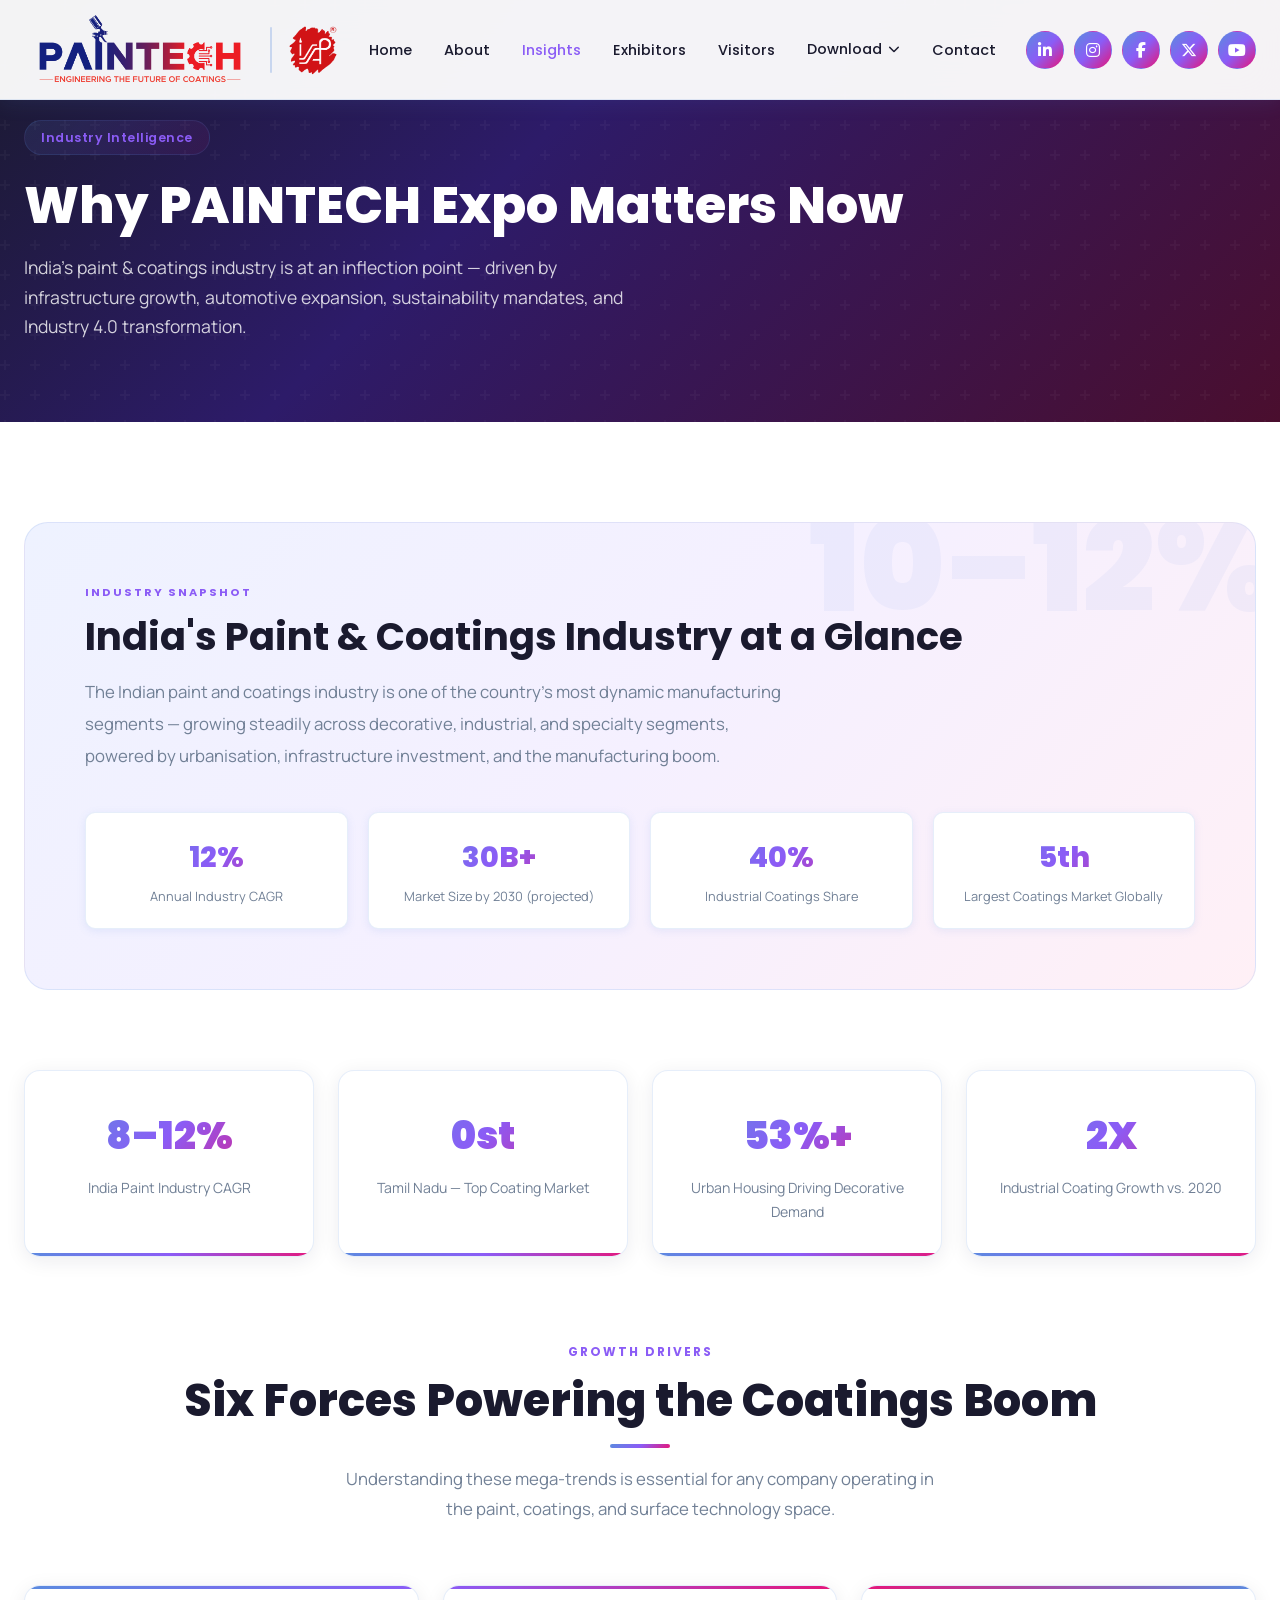
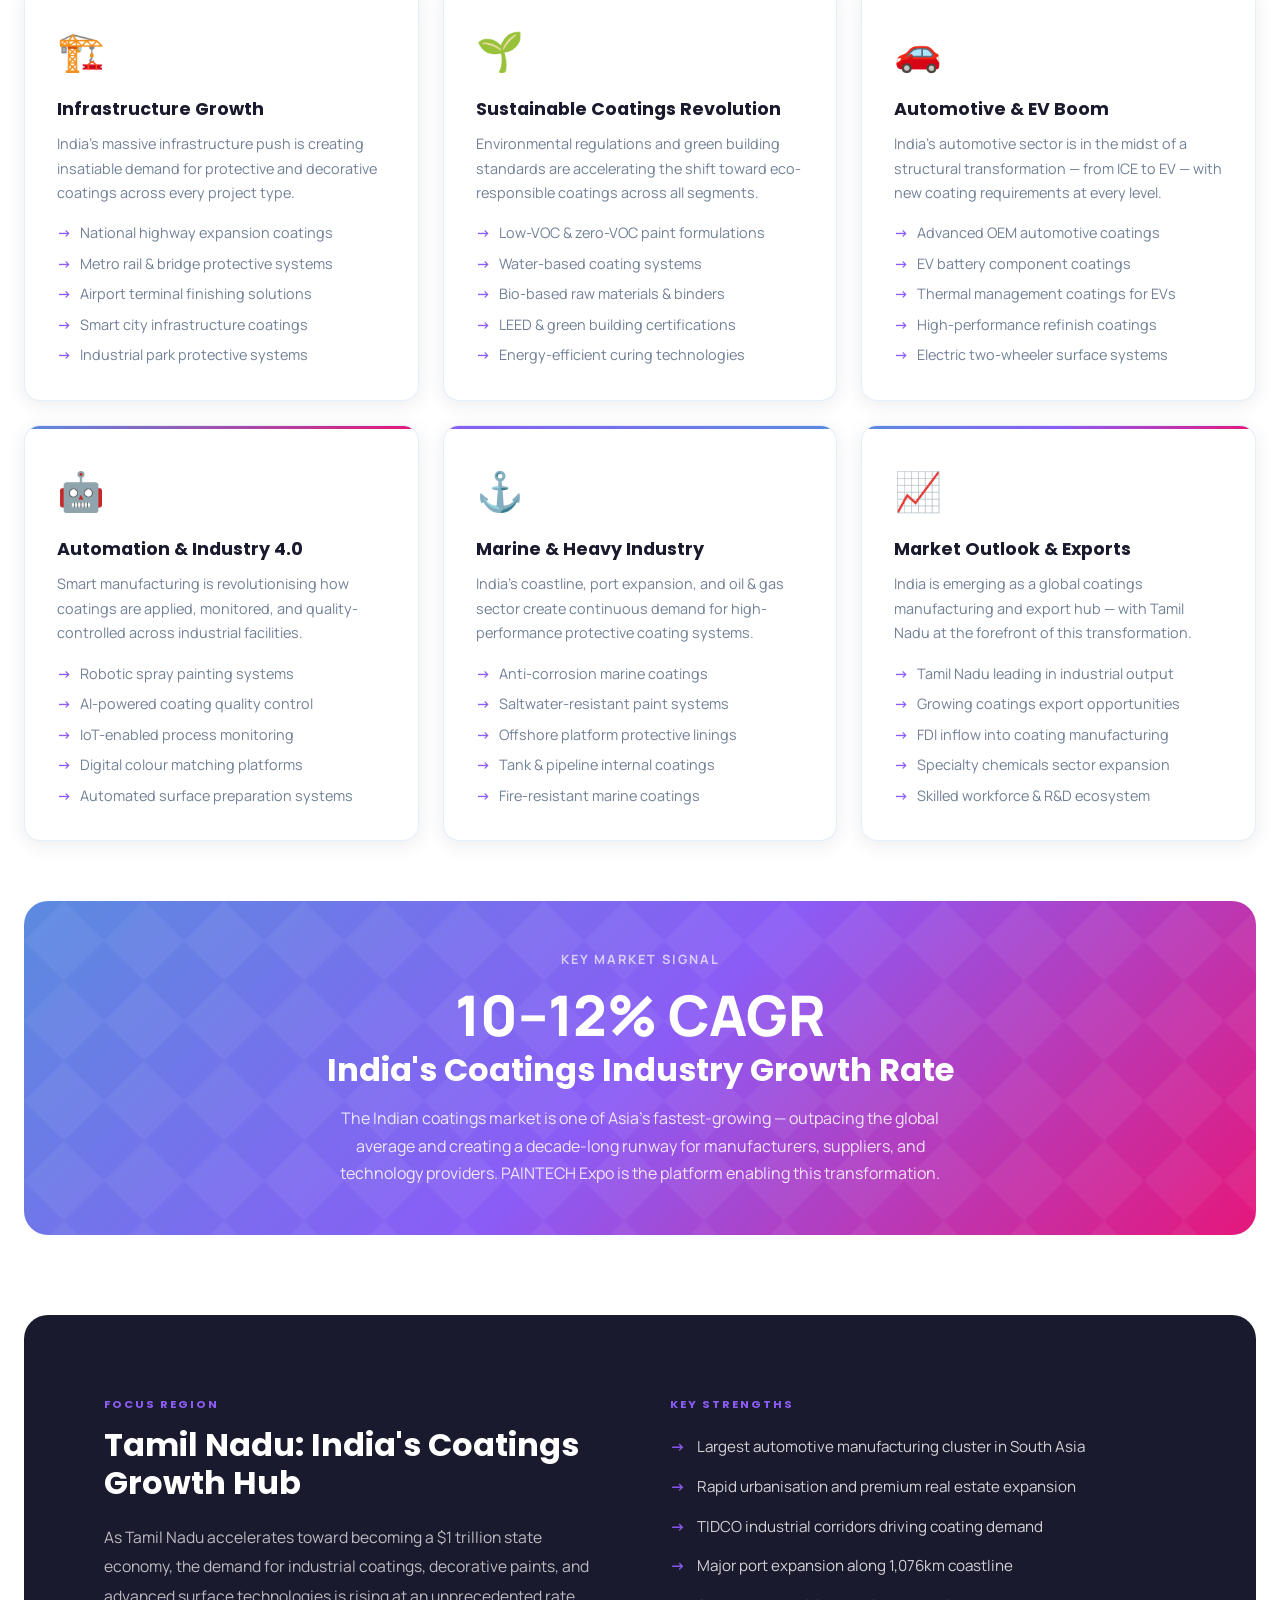
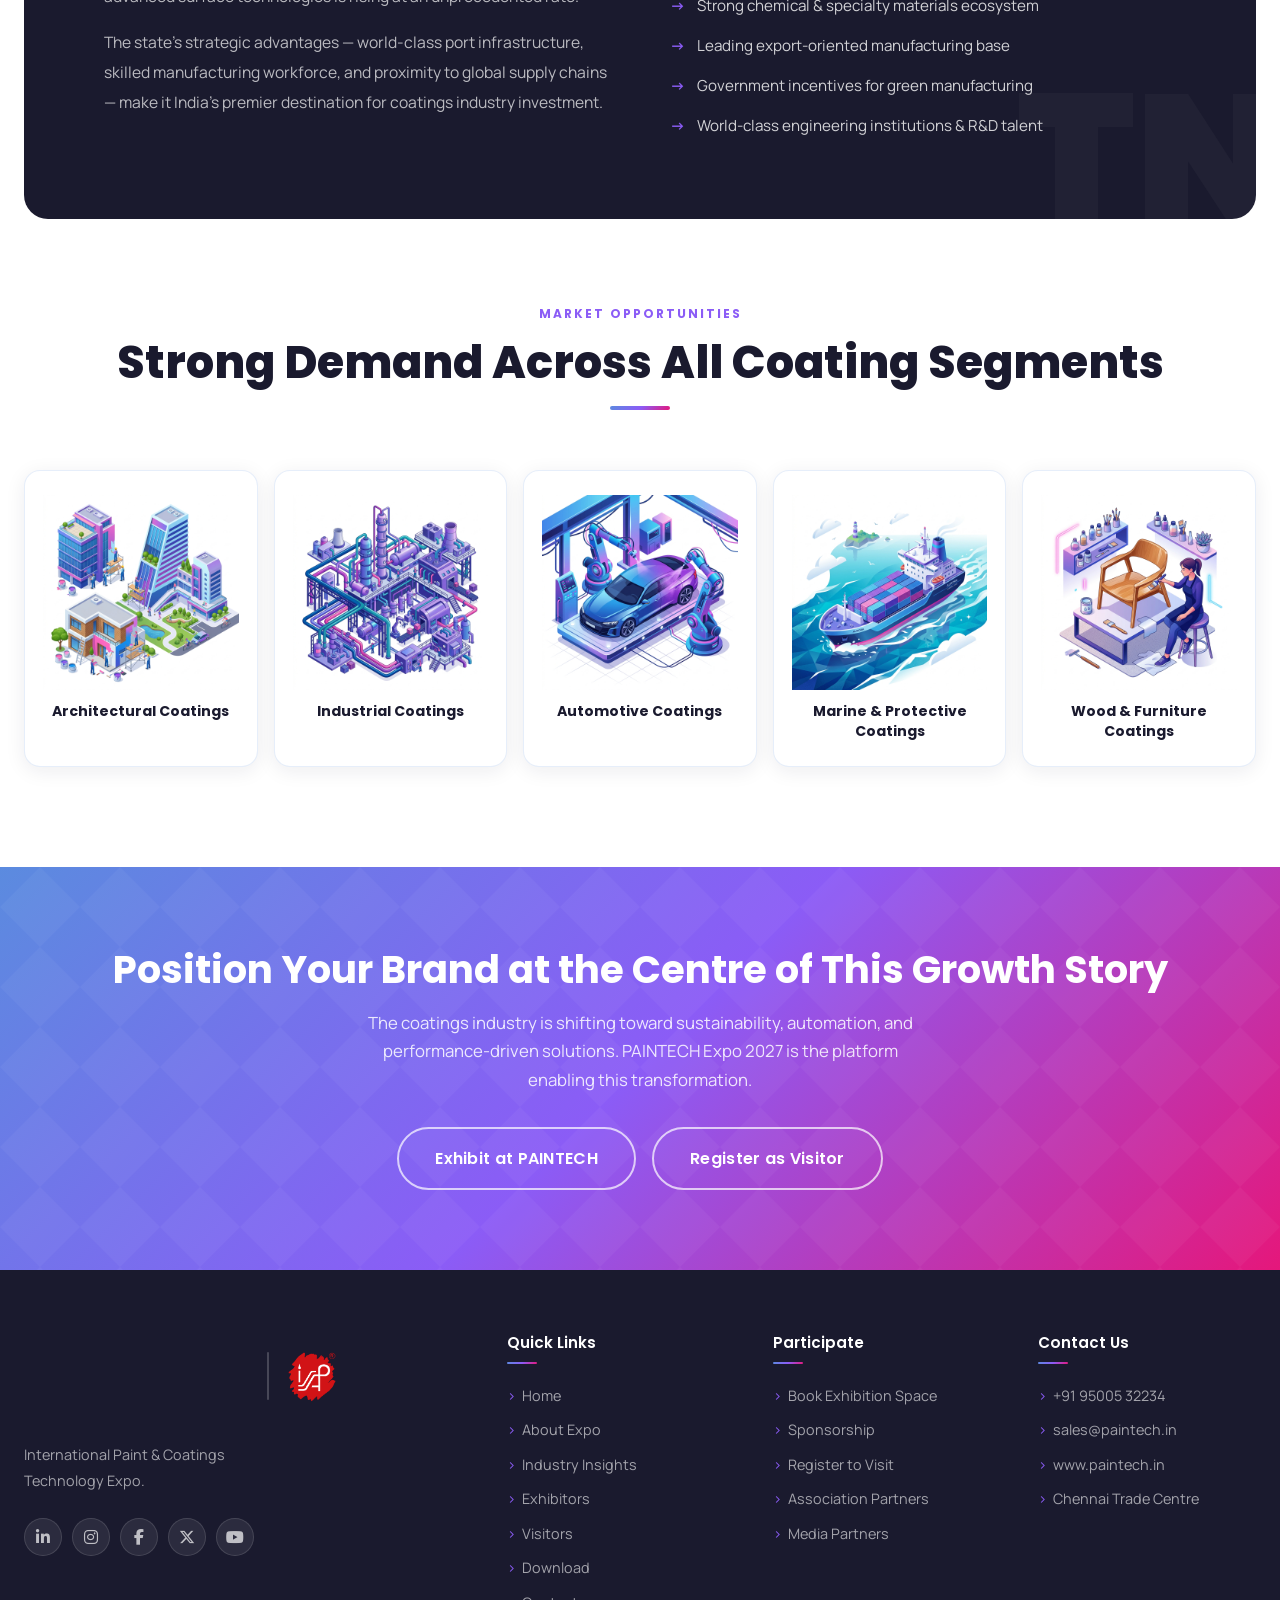
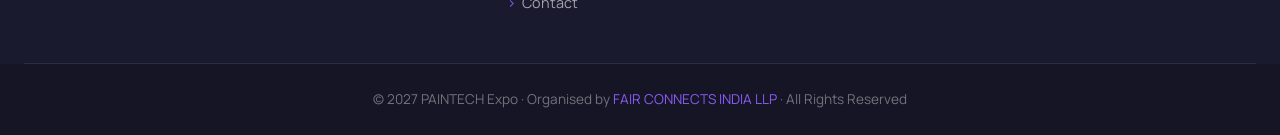
<file: insights.html>
<!DOCTYPE html>
<html lang="en">

<head>
    <meta charset="UTF-8" />
    <meta name="viewport" content="width=device-width, initial-scale=1.0" />
    <title>Industry Insights – PAINTECH Expo 2027</title>
    <meta name="description"
        content="India's paint and coatings industry is growing at 10–12% CAGR. Discover why PAINTECH Expo 2027 matters now." />
    <link rel="icon" type="image/svg+xml" href="favicon.svg" />
    <link rel="stylesheet" href="assets/css/styles.css" />
    <link rel="stylesheet" href="assets/css/inline-styles.css" />
    <link rel="stylesheet" href="https://cdnjs.cloudflare.com/ajax/libs/font-awesome/6.7.2/css/all.min.css">
</head>

<body>
    <div id="site-nav"></div>

    <!-- PAGE HERO -->
    <div class="page-hero">
        <div class="container">
            <div class="page-hero-badge"><span class="badge badge-soft">Industry Intelligence</span></div>
            <h1>Why PAINTECH Expo Matters Now</h1>
            <p>India's paint &amp; coatings industry is at an inflection point — driven by infrastructure growth,
                automotive expansion, sustainability mandates, and Industry 4.0 transformation.</p>
        </div>
    </div>

    <section class="section section-white">
        <div class="container">

            <!-- INDUSTRY SNAPSHOT -->
            <div class="insights-intro fade-up">
                <div class="demand-section-title">Industry Snapshot</div>
                <h2>India's Paint &amp; Coatings Industry at a Glance</h2>
                <p>The Indian paint and coatings industry is one of the country's most dynamic manufacturing segments —
                    growing steadily across decorative, industrial, and specialty segments, powered by urbanisation,
                    infrastructure investment, and the manufacturing boom.</p>
                <div class="insights-kpi-row">
                    <div class="kpi-chip">
                        <div class="n" data-target="12" data-suffix="%">12%</div>
                        <div class="l">Annual Industry CAGR</div>
                    </div>
                    <div class="kpi-chip">
                        <div class="n" data-target="30" data-suffix="B+">$30B+</div>
                        <div class="l">Market Size by 2030 (projected)</div>
                    </div>
                    <div class="kpi-chip">
                        <div class="n" data-target="40" data-suffix="%">40%</div>
                        <div class="l">Industrial Coatings Share</div>
                    </div>
                    <div class="kpi-chip">
                        <div class="n" data-target="5" data-suffix="th">5th</div>
                        <div class="l">Largest Coatings Market Globally</div>
                    </div>
                </div>
            </div>

            <!-- STAT ROW -->
            <div class="stat-highlight-row">
                <div class="stat-box fade-up fade-up-delay-1">
                    <div class="num" data-target="10" data-suffix="–12%">10–12%</div>
                    <div class="label">India Paint Industry CAGR</div>
                </div>
                <div class="stat-box fade-up fade-up-delay-2">
                    <div class="num" data-target="1" data-suffix="st">1st</div>
                    <div class="label">Tamil Nadu — Top Coating Market</div>
                </div>
                <div class="stat-box fade-up fade-up-delay-3">
                    <div class="num" data-target="60" data-suffix="%+">60%+</div>
                    <div class="label">Urban Housing Driving Decorative Demand</div>
                </div>
                <div class="stat-box fade-up fade-up-delay-4">
                    <div class="num" data-target="3" data-suffix="X">3X</div>
                    <div class="label">Industrial Coating Growth vs. 2020</div>
                </div>
            </div>

            <!-- DEMAND DRIVERS -->
            <div class="section-header fade-up">
                <div class="section-label">Growth Drivers</div>
                <h2 class="section-title">Six Forces Powering the Coatings Boom</h2>
                <div class="divider divider-center"></div>
                <p class="section-sub">Understanding these mega-trends is essential for any company operating in the
                    paint, coatings, and surface technology space.</p>
            </div>

            <div class="drivers-grid">
                <div class="driver-card fade-up fade-up-delay-1">
                    <div class="icon">🏗️</div>
                    <h3>Infrastructure Growth</h3>
                    <p style="color:var(--muted); font-size:0.9rem; line-height:1.7; margin-bottom:16px;">India's
                        massive infrastructure push is creating insatiable demand for protective and decorative coatings
                        across every project type.</p>
                    <ul>
                        <li>National highway expansion coatings</li>
                        <li>Metro rail &amp; bridge protective systems</li>
                        <li>Airport terminal finishing solutions</li>
                        <li>Smart city infrastructure coatings</li>
                        <li>Industrial park protective systems</li>
                    </ul>
                </div>
                <div class="driver-card fade-up fade-up-delay-3">
                    <div class="icon">🌱</div>
                    <h3>Sustainable Coatings Revolution</h3>
                    <p style="color:var(--muted); font-size:0.9rem; line-height:1.7; margin-bottom:16px;">Environmental
                        regulations and green building standards are accelerating the shift toward eco-responsible
                        coatings across all segments.</p>
                    <ul>
                        <li>Low-VOC &amp; zero-VOC paint formulations</li>
                        <li>Water-based coating systems</li>
                        <li>Bio-based raw materials &amp; binders</li>
                        <li>LEED &amp; green building certifications</li>
                        <li>Energy-efficient curing technologies</li>
                    </ul>
                </div>
                <div class="driver-card fade-up fade-up-delay-2">
                    <div class="icon">🚗</div>
                    <h3>Automotive &amp; EV Boom</h3>
                    <p style="color:var(--muted); font-size:0.9rem; line-height:1.7; margin-bottom:16px;">India's
                        automotive sector is in the midst of a structural transformation — from ICE to EV — with new
                        coating requirements at every level.</p>
                    <ul>
                        <li>Advanced OEM automotive coatings</li>
                        <li>EV battery component coatings</li>
                        <li>Thermal management coatings for EVs</li>
                        <li>High-performance refinish coatings</li>
                        <li>Electric two-wheeler surface systems</li>
                    </ul>
                </div>
                <div class="driver-card fade-up fade-up-delay-4">
                    <div class="icon">🤖</div>
                    <h3>Automation &amp; Industry 4.0</h3>
                    <p style="color:var(--muted); font-size:0.9rem; line-height:1.7; margin-bottom:16px;">Smart
                        manufacturing is revolutionising how coatings are applied, monitored, and quality-controlled
                        across industrial facilities.</p>
                    <ul>
                        <li>Robotic spray painting systems</li>
                        <li>AI-powered coating quality control</li>
                        <li>IoT-enabled process monitoring</li>
                        <li>Digital colour matching platforms</li>
                        <li>Automated surface preparation systems</li>
                    </ul>
                </div>
                <div class="driver-card fade-up fade-up-delay-5">
                    <div class="icon">⚓</div>
                    <h3>Marine &amp; Heavy Industry</h3>
                    <p style="color:var(--muted); font-size:0.9rem; line-height:1.7; margin-bottom:16px;">India's
                        coastline, port expansion, and oil &amp; gas sector create continuous demand for
                        high-performance protective coating systems.</p>
                    <ul>
                        <li>Anti-corrosion marine coatings</li>
                        <li>Saltwater-resistant paint systems</li>
                        <li>Offshore platform protective linings</li>
                        <li>Tank &amp; pipeline internal coatings</li>
                        <li>Fire-resistant marine coatings</li>
                    </ul>
                </div>
                <div class="driver-card fade-up" style="transition-delay:0.6s;">
                    <div class="icon">📈</div>
                    <h3>Market Outlook &amp; Exports</h3>
                    <p style="color:var(--muted); font-size:0.9rem; line-height:1.7; margin-bottom:16px;">India is
                        emerging as a global coatings manufacturing and export hub — with Tamil Nadu at the forefront of
                        this transformation.</p>
                    <ul>
                        <li>Tamil Nadu leading in industrial output</li>
                        <li>Growing coatings export opportunities</li>
                        <li>FDI inflow into coating manufacturing</li>
                        <li>Specialty chemicals sector expansion</li>
                        <li>Skilled workforce &amp; R&amp;D ecosystem</li>
                    </ul>
                </div>
            </div>

            <!-- MARKET BANNER -->
            <div class="market-banner fade-up">
                <p
                    style="font-size:0.8rem; font-weight:700; letter-spacing:2px; text-transform:uppercase; opacity:0.8; margin-bottom:12px;">
                    Key Market Signal</p>
                <div class="big">10–12% CAGR</div>
                <h3>India's Coatings Industry Growth Rate</h3>
                <p>The Indian coatings market is one of Asia's fastest-growing — outpacing the global average and
                    creating a decade-long runway for manufacturers, suppliers, and technology providers. PAINTECH Expo
                    is the platform enabling this transformation.</p>
            </div>

            <!-- TAMIL NADU SECTION -->
            <div class="tn-section fade-up">
                <div class="tn-grid">
                    <div class="tn-left">
                        <div
                            style="font-size:0.7rem; font-weight:700; letter-spacing:2px; text-transform:uppercase; color:var(--violet); margin-bottom:12px; font-family:var(--font-head);">
                            Focus Region</div>
                        <h3>Tamil Nadu: India's Coatings Growth Hub</h3>
                        <p>As Tamil Nadu accelerates toward becoming a $1 trillion state economy, the demand for
                            industrial coatings, decorative paints, and advanced surface technologies is rising at an
                            unprecedented rate.</p>
                        <p>The state's strategic advantages — world-class port infrastructure, skilled manufacturing
                            workforce, and proximity to global supply chains — make it India's premier destination for
                            coatings industry investment.</p>
                    </div>
                    <div>
                        <div
                            style="font-size:0.7rem; font-weight:700; letter-spacing:2px; text-transform:uppercase; color:var(--violet); margin-bottom:20px; font-family:var(--font-head);">
                            Key Strengths</div>
                        <div class="tn-points">
                            <div class="tn-point">Largest automotive manufacturing cluster in South Asia</div>
                            <div class="tn-point">Rapid urbanisation and premium real estate expansion</div>
                            <div class="tn-point">TIDCO industrial corridors driving coating demand</div>
                            <div class="tn-point">Major port expansion along 1,076km coastline</div>
                            <div class="tn-point">Strong chemical &amp; specialty materials ecosystem</div>
                            <div class="tn-point">Leading export-oriented manufacturing base</div>
                            <div class="tn-point">Government incentives for green manufacturing</div>
                            <div class="tn-point">World-class engineering institutions &amp; R&amp;D talent</div>
                        </div>
                    </div>
                </div>
            </div>

            <!-- DEMAND CATEGORIES -->
            <div class="section-header fade-up" style="margin-top:80px;">
                <div class="section-label">Market Opportunities</div>
                <h2 class="section-title">Strong Demand Across All Coating Segments</h2>
                <div class="divider divider-center"></div>
            </div>
            <div class="opportunities-grid" id="opportunities-grid-container">
                <!-- Opportunities will be rendered here by data-renderer.js -->
            </div>

        </div>
    </section>

    <!-- CTA -->
    <div class="cta-band">
        <div class="container">
            <h2 class="fade-up">Position Your Brand at the Centre of This Growth Story</h2>
            <p class="fade-up fade-up-delay-1">The coatings industry is shifting toward sustainability, automation, and
                performance-driven solutions. PAINTECH Expo 2027 is the platform enabling this transformation.</p>
            <div class="btns fade-up fade-up-delay-2">
                <a href="book-your-space.html" class="btn btn-outline-white btn-lg">Exhibit at PAINTECH</a>
                <a href="visitor-registration.html" class="btn btn-outline-white btn-lg">Register as Visitor</a>
            </div>
        </div>
    </div>
    <div id="site-footer"></div>

    <script src="assets/js/components.js"></script>
    <script src="assets/js/data-renderer.js"></script>
    <script src="assets/js/main.js"></script>
</body>

</html>
</file>
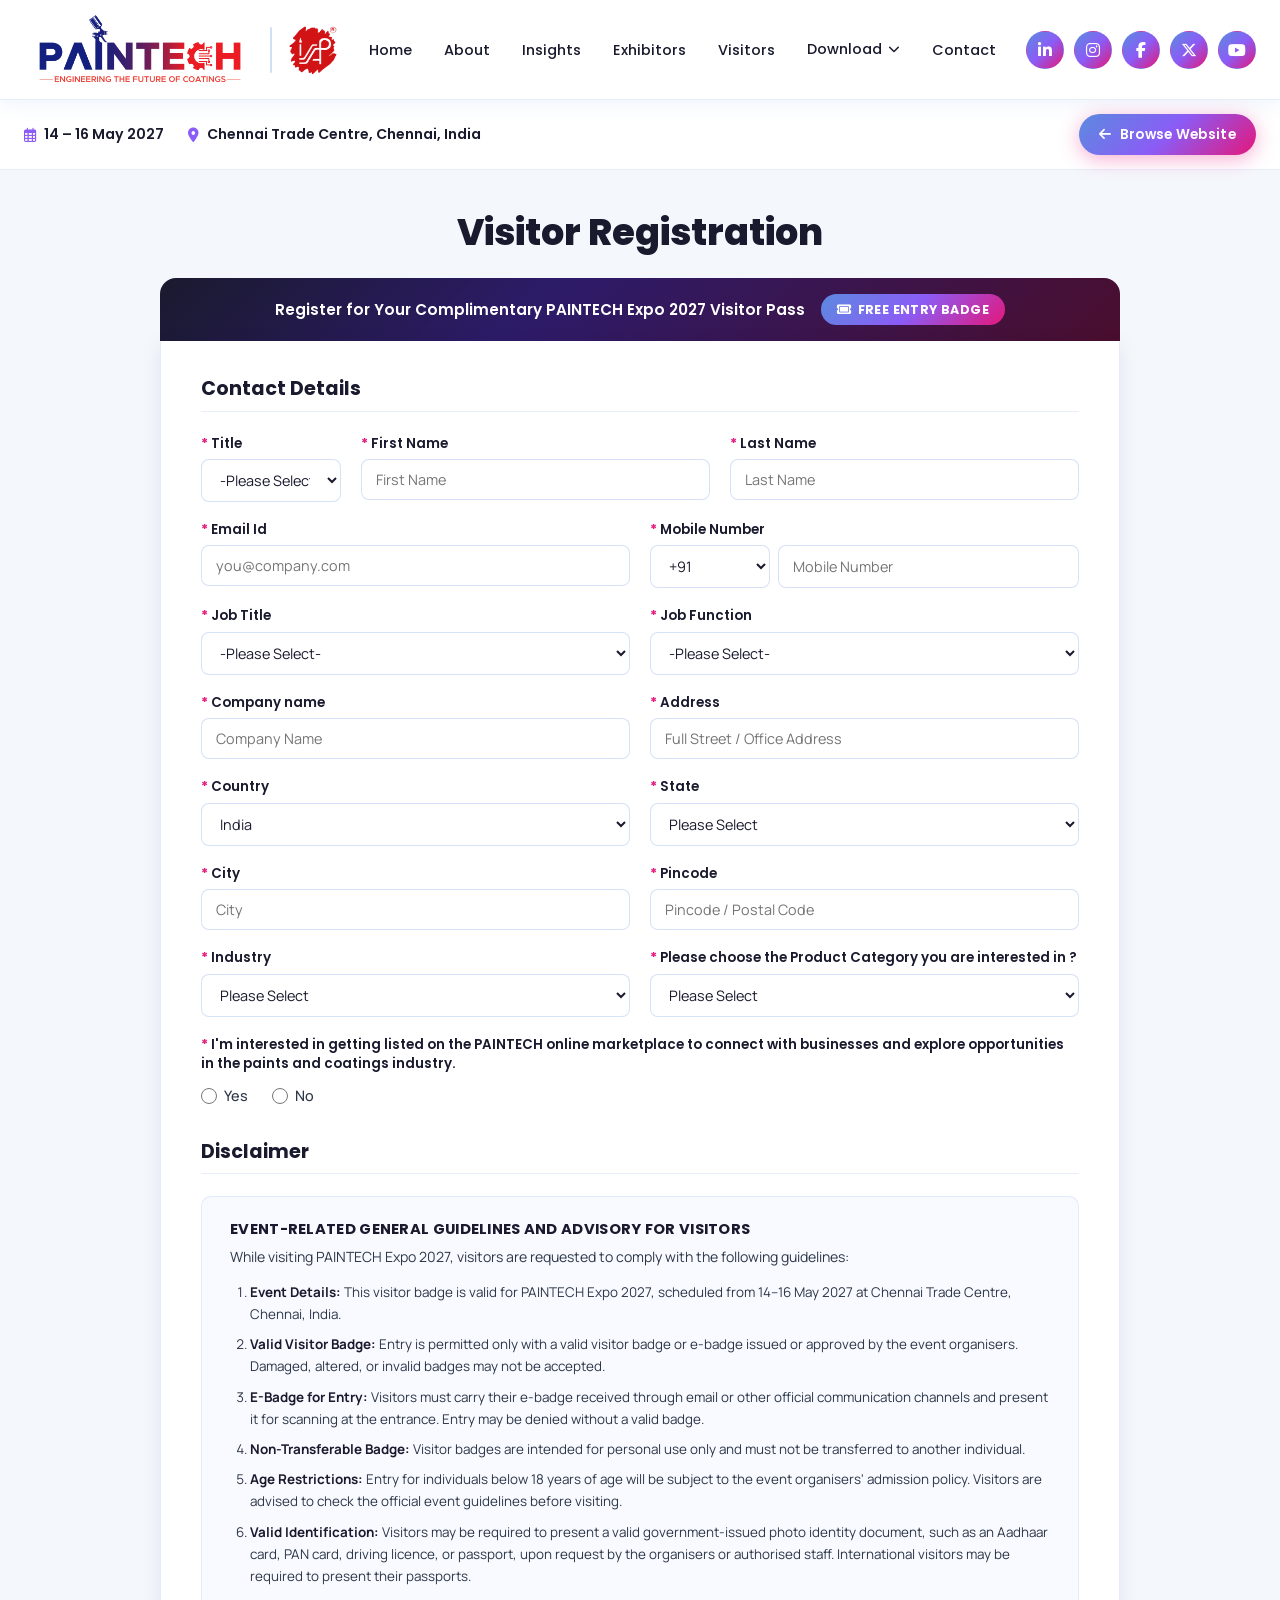
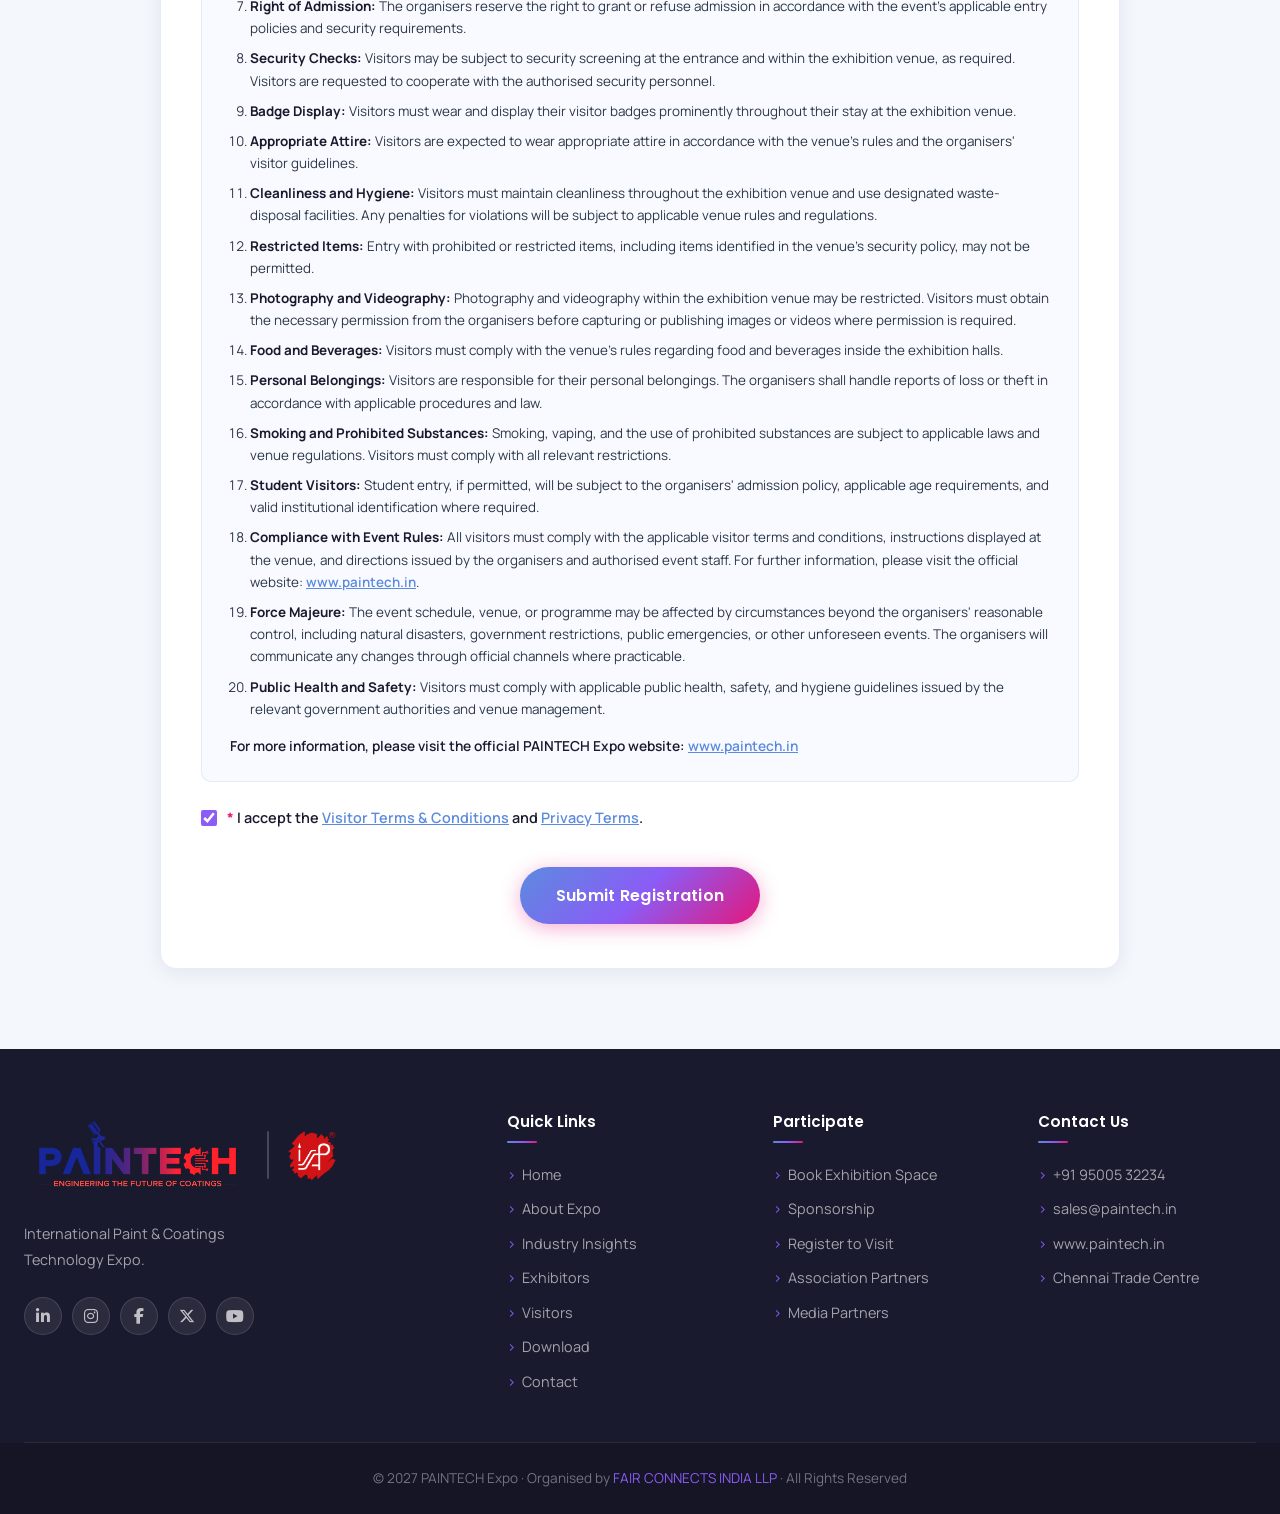
<file: visitor-registration.html>
<!DOCTYPE html>
<html lang="en">

<head>
    <meta charset="UTF-8" />
    <meta name="viewport" content="width=device-width, initial-scale=1.0" />
    <title>Visitor Registration – PAINTECH Expo 2027</title>
    <meta name="description"
        content="Register as a Visitor for PAINTECH Expo 2027 — International Paint & Coatings Technology Expo, 14–16 May 2027 at Chennai Trade Centre, Chennai." />
    <link rel="icon" type="image/svg+xml" href="favicon.svg" />
    <link rel="stylesheet" href="assets/css/styles.css" />
    <link rel="stylesheet" href="assets/css/inline-styles.css" />
    <link rel="stylesheet" href="https://cdnjs.cloudflare.com/ajax/libs/font-awesome/6.7.2/css/all.min.css">
</head>

<body class="vreg-body">
    <div id="site-nav"></div>

    <!-- TOP EXPO INFO BAR (BELOW NAVBAR) -->
    <div class="vreg-top-strip">
        <div class="container vreg-top-strip-inner">
            <div class="vreg-event-meta">
                <span><i class="fa-regular fa-calendar-days"></i> 14 – 16 May 2027</span>
                <span><i class="fa-solid fa-location-dot"></i> Chennai Trade Centre, Chennai, India</span>
            </div>
            <a href="index.html" class="btn btn-primary btn-sm" id="vreg-back-btn">
                <i class="fa-solid fa-arrow-left"></i> Browse Website
            </a>
        </div>
    </div>

    <!-- MAIN REGISTRATION SECTION -->
    <section class="vreg-section">
        <div class="container">
            <h1 class="vreg-page-title">Visitor Registration</h1>

            <div class="vreg-banner-bar">
                <span>Register for Your Complimentary PAINTECH Expo 2027 Visitor Pass</span>
                <span class="vreg-banner-chip"><i class="fa-solid fa-ticket"></i> Free Entry Badge</span>
            </div>

            <div class="vreg-card">
                <form id="visitor-registration-form" class="vreg-form" novalidate>

                    <div class="vreg-section-heading">
                        <h2>Contact Details</h2>
                    </div>

                    <!-- Row 1: Title, First Name, Last Name -->
                    <div class="vreg-field-row vreg-cols-3">
                        <div class="vreg-form-group">
                            <label class="vreg-label" for="vr-title"><span class="req">*</span>Title</label>
                            <select id="vr-title" name="title" data-options="titles" data-placeholder="-Please Select-" required></select>
                            <small class="dl-field-error" id="err-vr-title"></small>
                        </div>
                        <div class="vreg-form-group">
                            <label class="vreg-label" for="vr-first-name"><span class="req">*</span>First Name</label>
                            <input type="text" id="vr-first-name" name="first_name" placeholder="First Name" required />
                            <small class="dl-field-error" id="err-vr-first-name"></small>
                        </div>
                        <div class="vreg-form-group">
                            <label class="vreg-label" for="vr-last-name"><span class="req">*</span>Last Name</label>
                            <input type="text" id="vr-last-name" name="last_name" placeholder="Last Name" required />
                            <small class="dl-field-error" id="err-vr-last-name"></small>
                        </div>
                    </div>

                    <!-- Row 3: Email Id, Mobile Number -->
                    <div class="vreg-field-row vreg-cols-2">
                        <div class="vreg-form-group">
                            <label class="vreg-label" for="vr-email"><span class="req">*</span>Email Id</label>
                            <input type="email" id="vr-email" name="email" placeholder="you@company.com" required />
                            <small class="dl-field-error" id="err-vr-email"></small>
                        </div>
                        <div class="vreg-form-group">
                            <label class="vreg-label" for="vr-mobile"><span class="req">*</span>Mobile Number</label>
                            <div class="vreg-phone-wrap">
                                <select id="vr-country-code" name="country_code" class="vreg-code-select" data-options="countryCodes" data-default="+91" aria-label="Country code"></select>
                                <input type="tel" id="vr-mobile" name="mobile" placeholder="Mobile Number" maxlength="15" required />
                            </div>
                            <small class="dl-field-error" id="err-vr-mobile"></small>
                        </div>
                    </div>

                    <!-- Row 4: Job Title, Job Function -->
                    <div class="vreg-field-row vreg-cols-2">
                        <div class="vreg-form-group">
                            <label class="vreg-label" for="vr-job-title"><span class="req">*</span>Job Title</label>
                            <select id="vr-job-title" name="job_title" data-options="jobTitles" data-placeholder="-Please Select-" required></select>
                            <small class="dl-field-error" id="err-vr-job-title"></small>
                        </div>
                        <div class="vreg-form-group">
                            <label class="vreg-label" for="vr-job-function"><span class="req">*</span>Job Function</label>
                            <select id="vr-job-function" name="job_function" data-options="jobFunctions" data-placeholder="-Please Select-" required></select>
                            <small class="dl-field-error" id="err-vr-job-function"></small>
                        </div>
                    </div>

                    <!-- Row 5: Company Name, Address -->
                    <div class="vreg-field-row vreg-cols-2">
                        <div class="vreg-form-group">
                            <label class="vreg-label" for="vr-company"><span class="req">*</span>Company name</label>
                            <input type="text" id="vr-company" name="company_name" placeholder="Company Name" required />
                            <small class="dl-field-error" id="err-vr-company"></small>
                        </div>
                        <div class="vreg-form-group">
                            <label class="vreg-label" for="vr-address"><span class="req">*</span>Address</label>
                            <input type="text" id="vr-address" name="address" placeholder="Full Street / Office Address" required />
                            <small class="dl-field-error" id="err-vr-address"></small>
                        </div>
                    </div>

                    <!-- Row 6: Country, State -->
                    <div class="vreg-field-row vreg-cols-2">
                        <div class="vreg-form-group">
                            <label class="vreg-label" for="vr-country"><span class="req">*</span>Country</label>
                            <select id="vr-country" name="country" data-options="countries" data-default="India" required></select>
                            <small class="dl-field-error" id="err-vr-country"></small>
                        </div>
                        <div class="vreg-form-group">
                            <label class="vreg-label" for="vr-state"><span class="req">*</span>State</label>
                            <select id="vr-state" name="state" data-options="indianStates" data-placeholder="Please Select" required></select>
                            <small class="dl-field-error" id="err-vr-state"></small>
                        </div>
                    </div>

                    <!-- Row 7: City, Pincode -->
                    <div class="vreg-field-row vreg-cols-2">
                        <div class="vreg-form-group">
                            <label class="vreg-label" for="vr-city"><span class="req">*</span>City</label>
                            <input type="text" id="vr-city" name="city" placeholder="City" required />
                            <small class="dl-field-error" id="err-vr-city"></small>
                        </div>
                        <div class="vreg-form-group">
                            <label class="vreg-label" for="vr-pincode"><span class="req">*</span>Pincode</label>
                            <input type="text" id="vr-pincode" name="pincode" placeholder="Pincode / Postal Code" maxlength="10" required />
                            <small class="dl-field-error" id="err-vr-pincode"></small>
                        </div>
                    </div>

                    <!-- Row 8: Industry, Product Category -->
                    <div class="vreg-field-row vreg-cols-2">
                        <div class="vreg-form-group">
                            <label class="vreg-label" for="vr-industry"><span class="req">*</span>Industry</label>
                            <select id="vr-industry" name="industry" data-options="industries" data-placeholder="Please Select" required></select>
                            <small class="dl-field-error" id="err-vr-industry"></small>
                        </div>
                        <div class="vreg-form-group">
                            <label class="vreg-label" for="vr-product-category"><span class="req">*</span>Please choose the Product Category you are interested in ?</label>
                            <select id="vr-product-category" name="product_category" data-options="productCategories" data-placeholder="Please Select" required></select>
                            <small class="dl-field-error" id="err-vr-product-category"></small>
                        </div>
                    </div>

                    <!-- Row 9: PAINTECH Online Marketplace -->
                    <div class="vreg-field-row vreg-cols-1">
                        <div class="vreg-form-group">
                            <label class="vreg-label">
                                <span class="req">*</span>I'm interested in getting listed on the PAINTECH online marketplace to connect with businesses and explore opportunities in the paints and coatings industry.
                            </label>
                            <div class="vreg-radio-inline" id="grp-marketplace">
                                <label class="vreg-radio-label">
                                    <input type="radio" name="marketplace_interest" value="Yes" /> Yes
                                </label>
                                <label class="vreg-radio-label">
                                    <input type="radio" name="marketplace_interest" value="No" /> No
                                </label>
                            </div>
                            <small class="dl-field-error" id="err-marketplace_interest"></small>
                        </div>
                    </div>

                    <!-- DISCLAIMER SECTION -->
                    <div class="vreg-section-heading" style="margin-top: 32px;">
                        <h2>Disclaimer</h2>
                    </div>

                    <div class="vreg-disclaimer-box">
                        <h4>EVENT-RELATED GENERAL GUIDELINES AND ADVISORY FOR VISITORS</h4>
                        <p class="vreg-disclaimer-intro">While visiting PAINTECH Expo 2027, visitors are requested to comply with the following guidelines:</p>
                        <ol class="vreg-disclaimer-list">
                            <li><strong>Event Details:</strong> This visitor badge is valid for PAINTECH Expo 2027, scheduled from 14–16 May 2027 at Chennai Trade Centre, Chennai, India.</li>
                            <li><strong>Valid Visitor Badge:</strong> Entry is permitted only with a valid visitor badge or e-badge issued or approved by the event organisers. Damaged, altered, or invalid badges may not be accepted.</li>
                            <li><strong>E-Badge for Entry:</strong> Visitors must carry their e-badge received through email or other official communication channels and present it for scanning at the entrance. Entry may be denied without a valid badge.</li>
                            <li><strong>Non-Transferable Badge:</strong> Visitor badges are intended for personal use only and must not be transferred to another individual.</li>
                            <li><strong>Age Restrictions:</strong> Entry for individuals below 18 years of age will be subject to the event organisers' admission policy. Visitors are advised to check the official event guidelines before visiting.</li>
                            <li><strong>Valid Identification:</strong> Visitors may be required to present a valid government-issued photo identity document, such as an Aadhaar card, PAN card, driving licence, or passport, upon request by the organisers or authorised staff. International visitors may be required to present their passports.</li>
                            <li><strong>Right of Admission:</strong> The organisers reserve the right to grant or refuse admission in accordance with the event's applicable entry policies and security requirements.</li>
                            <li><strong>Security Checks:</strong> Visitors may be subject to security screening at the entrance and within the exhibition venue, as required. Visitors are requested to cooperate with the authorised security personnel.</li>
                            <li><strong>Badge Display:</strong> Visitors must wear and display their visitor badges prominently throughout their stay at the exhibition venue.</li>
                            <li><strong>Appropriate Attire:</strong> Visitors are expected to wear appropriate attire in accordance with the venue's rules and the organisers' visitor guidelines.</li>
                            <li><strong>Cleanliness and Hygiene:</strong> Visitors must maintain cleanliness throughout the exhibition venue and use designated waste-disposal facilities. Any penalties for violations will be subject to applicable venue rules and regulations.</li>
                            <li><strong>Restricted Items:</strong> Entry with prohibited or restricted items, including items identified in the venue's security policy, may not be permitted.</li>
                            <li><strong>Photography and Videography:</strong> Photography and videography within the exhibition venue may be restricted. Visitors must obtain the necessary permission from the organisers before capturing or publishing images or videos where permission is required.</li>
                            <li><strong>Food and Beverages:</strong> Visitors must comply with the venue's rules regarding food and beverages inside the exhibition halls.</li>
                            <li><strong>Personal Belongings:</strong> Visitors are responsible for their personal belongings. The organisers shall handle reports of loss or theft in accordance with applicable procedures and law.</li>
                            <li><strong>Smoking and Prohibited Substances:</strong> Smoking, vaping, and the use of prohibited substances are subject to applicable laws and venue regulations. Visitors must comply with all relevant restrictions.</li>
                            <li><strong>Student Visitors:</strong> Student entry, if permitted, will be subject to the organisers' admission policy, applicable age requirements, and valid institutional identification where required.</li>
                            <li><strong>Compliance with Event Rules:</strong> All visitors must comply with the applicable visitor terms and conditions, instructions displayed at the venue, and directions issued by the organisers and authorised event staff. For further information, please visit the official website: <a href="https://www.paintech.in" target="_blank" rel="noopener">www.paintech.in</a>.</li>
                            <li><strong>Force Majeure:</strong> The event schedule, venue, or programme may be affected by circumstances beyond the organisers' reasonable control, including natural disasters, government restrictions, public emergencies, or other unforeseen events. The organisers will communicate any changes through official channels where practicable.</li>
                            <li><strong>Public Health and Safety:</strong> Visitors must comply with applicable public health, safety, and hygiene guidelines issued by the relevant government authorities and venue management.</li>
                        </ol>
                        <p class="vreg-disclaimer-footer">For more information, please visit the official PAINTECH Expo website: <a href="https://www.paintech.in" target="_blank" rel="noopener">www.paintech.in</a></p>
                    </div>

                    <!-- TERMS & CONDITIONS CHECKBOX -->
                    <div class="vreg-consent-section">
                        <div class="vreg-terms-check-wrap">
                            <label class="vreg-checkbox-label" for="vr-accept-terms">
                                <input type="checkbox" id="vr-accept-terms" name="accept_terms" checked required />
                                <span><span class="req">*</span>I accept the <a href="contact.html" target="_blank">Visitor Terms &amp; Conditions</a> and <a href="contact.html" target="_blank">Privacy Terms</a>.</span>
                            </label>
                            <small class="dl-field-error" id="err-vr-accept-terms"></small>
                        </div>
                    </div>

                    <!-- SUBMIT BUTTON -->
                    <div class="vreg-submit-wrap">
                        <button type="submit" class="btn btn-primary btn-lg vreg-submit-btn" id="vreg-submit-btn">
                            Submit Registration
                        </button>
                        <div class="dl-form-status" id="vreg-form-status"></div>
                    </div>

                </form>
            </div>
        </div>
    </section>

    <div id="site-footer"></div>

    <script src="assets/js/components.js"></script>
    <script src="assets/js/data-renderer.js"></script>
    <script src="assets/js/main.js"></script>
    <script>
        document.addEventListener('DOMContentLoaded', () => {
            const form = document.getElementById('visitor-registration-form');
            const submitBtn = document.getElementById('vreg-submit-btn');
            const statusEl = document.getElementById('vreg-form-status');
            const backBtn = document.getElementById('vreg-back-btn');

            function navigateBackOrHome() {
                const hasSameOriginReferrer = document.referrer && document.referrer.indexOf(window.location.host) !== -1;
                if (hasSameOriginReferrer && window.history.length > 1) {
                    window.history.back();
                } else {
                    window.location.href = 'index.html';
                }
            }

            if (backBtn) {
                backBtn.addEventListener('click', (e) => {
                    if (document.referrer && document.referrer.indexOf(window.location.host) !== -1 && window.history.length > 1) {
                        e.preventDefault();
                        window.history.back();
                    }
                });
            }

            /* Live input filters for Mobile & Pincode */
            const mobileEl = document.getElementById('vr-mobile');
            if (mobileEl) {
                mobileEl.addEventListener('input', () => {
                    mobileEl.value = mobileEl.value.replace(/[^0-9\s-]/g, '');
                });
            }
            const pincodeEl = document.getElementById('vr-pincode');
            if (pincodeEl) {
                pincodeEl.addEventListener('input', () => {
                    pincodeEl.value = pincodeEl.value.replace(/[^0-9A-Za-z\s-]/g, '');
                });
            }

            function setFieldErr(fieldId, msg) {
                const el = document.getElementById(fieldId);
                const errEl = document.getElementById('err-' + fieldId);
                if (msg) {
                    if (el) el.classList.add('input-error');
                    if (errEl) errEl.textContent = msg;
                    return false;
                } else {
                    if (el) el.classList.remove('input-error');
                    if (errEl) errEl.textContent = '';
                    return true;
                }
            }

            function validateRadioGroup(groupName) {
                const checked = form.querySelector(`input[name="${groupName}"]:checked`);
                const errEl = document.getElementById('err-' + groupName);
                if (!checked) {
                    if (errEl) errEl.textContent = 'Please select an option.';
                    return false;
                }
                if (errEl) errEl.textContent = '';
                return true;
            }

            function validateFieldById(id) {
                const el = document.getElementById(id);
                if (!el) return true;
                const val = el.value.trim();

                switch (id) {
                    case 'vr-title':
                    case 'vr-job-title':
                    case 'vr-job-function':
                    case 'vr-country':
                    case 'vr-state':
                    case 'vr-industry':
                    case 'vr-product-category':
                        if (!val) return setFieldErr(id, 'Please select an option.');
                        return setFieldErr(id, '');

                    case 'vr-first-name':
                        if (!val) return setFieldErr(id, 'First Name is required.');
                        if (val.length < 2 || !/^[A-Za-z\s.'-]+$/.test(val)) {
                            return setFieldErr(id, 'Enter a valid first name (letters only).');
                        }
                        return setFieldErr(id, '');

                    case 'vr-last-name':
                        if (!val) return setFieldErr(id, 'Last Name is required.');
                        if (!/^[A-Za-z\s.'-]+$/.test(val)) {
                            return setFieldErr(id, 'Enter a valid last name (letters only).');
                        }
                        return setFieldErr(id, '');

                    case 'vr-email': {
                        if (!val) return setFieldErr(id, 'Email Id is required.');
                        const emailRegex = /^[a-zA-Z0-9._%+-]+@[a-zA-Z0-9.-]+\.[a-zA-Z]{2,}$/;
                        if (!emailRegex.test(val)) {
                            return setFieldErr(id, 'Enter a valid email address (e.g. you@company.com).');
                        }
                        return setFieldErr(id, '');
                    }

                    case 'vr-mobile': {
                        if (!val) return setFieldErr(id, 'Mobile Number is required.');
                        const cleaned = val.replace(/[\s()-]/g, '');
                        const code = document.getElementById('vr-country-code').value;
                        if (code === '+91') {
                            if (!/^[6-9]\d{9}$/.test(cleaned)) {
                                return setFieldErr(id, 'Enter a valid 10-digit Indian mobile number.');
                            }
                        } else if (!/^\d{6,15}$/.test(cleaned)) {
                            return setFieldErr(id, 'Enter a valid mobile number (6–15 digits).');
                        }
                        return setFieldErr(id, '');
                    }

                    case 'vr-company':
                        if (!val || val.length < 2) return setFieldErr(id, 'Company Name is required.');
                        return setFieldErr(id, '');

                    case 'vr-address':
                        if (!val || val.length < 3) return setFieldErr(id, 'Address is required.');
                        return setFieldErr(id, '');

                    case 'vr-city':
                        if (!val || val.length < 2) return setFieldErr(id, 'City is required.');
                        return setFieldErr(id, '');

                    case 'vr-pincode':
                        if (!val) return setFieldErr(id, 'Pincode is required.');
                        if (!/^[0-9A-Za-z\s-]{4,10}$/.test(val)) {
                            return setFieldErr(id, 'Enter a valid Pincode / Postal Code.');
                        }
                        return setFieldErr(id, '');

                    case 'vr-accept-terms':
                        if (!el.checked) return setFieldErr(id, 'You must accept the Visitor Terms & Conditions.');
                        return setFieldErr(id, '');

                    default:
                        return true;
                }
            }

            /* Bind real-time blur/input listeners */
            const fieldIds = [
                'vr-title', 'vr-first-name', 'vr-last-name', 'vr-email', 'vr-mobile',
                'vr-job-title', 'vr-job-function', 'vr-company', 'vr-address',
                'vr-country', 'vr-state', 'vr-city', 'vr-pincode',
                'vr-industry', 'vr-product-category', 'vr-accept-terms'
            ];

            fieldIds.forEach(id => {
                const el = document.getElementById(id);
                if (!el) return;
                el.addEventListener('blur', () => validateFieldById(id));
                el.addEventListener('input', () => {
                    if (el.classList.contains('input-error')) validateFieldById(id);
                });
                el.addEventListener('change', () => {
                    validateFieldById(id);
                });
            });

            ['marketplace_interest'].forEach(groupName => {
                form.querySelectorAll(`input[name="${groupName}"]`).forEach(radio => {
                    radio.addEventListener('change', () => validateRadioGroup(groupName));
                });
            });

            form.addEventListener('submit', async (e) => {
                e.preventDefault();

                let isValid = true;
                let firstInvalidEl = null;

                fieldIds.forEach(id => {
                    const ok = validateFieldById(id);
                    if (!ok) {
                        isValid = false;
                        if (!firstInvalidEl) firstInvalidEl = document.getElementById(id);
                    }
                });

                if (!validateRadioGroup('marketplace_interest')) {
                    isValid = false;
                    if (!firstInvalidEl) firstInvalidEl = form.querySelector('input[name="marketplace_interest"]');
                }

                if (!isValid) {
                    if (firstInvalidEl) {
                        firstInvalidEl.scrollIntoView({ behavior: 'smooth', block: 'center' });
                        firstInvalidEl.focus({ preventScroll: true });
                    }
                    return;
                }

                /* Collect each visitor field separately */
                const getRadio = (name) => (form.querySelector(`input[name="${name}"]:checked`) || {}).value || 'N/A';

                const visitorData = {
                    /* Dynamic Header & Meta for Shared Template */
                    form_title: 'New Visitor Registration Submission',
                    form_badge: 'Visitor Pass Registration',
                    form_heading: 'Visitor Registration Details',
                    form_intro: 'A new visitor has registered for PAINTECH Expo 2027 (14–16 May 2027, Chennai Trade Centre). Below are their complete submitted details:',

                    /* 16 Shared Fields */
                    title: document.getElementById('vr-title').value,
                    first_name: document.getElementById('vr-first-name').value.trim(),
                    last_name: document.getElementById('vr-last-name').value.trim(),
                    email: document.getElementById('vr-email').value.trim(),
                    country_code: document.getElementById('vr-country-code').value,
                    mobile: document.getElementById('vr-mobile').value.trim(),
                    job_title: document.getElementById('vr-job-title').value,
                    job_function: document.getElementById('vr-job-function').value,
                    company_name: document.getElementById('vr-company').value.trim(),
                    address: document.getElementById('vr-address').value.trim(),
                    country: document.getElementById('vr-country').value,
                    state: document.getElementById('vr-state').value,
                    city: document.getElementById('vr-city').value.trim(),
                    pincode: document.getElementById('vr-pincode').value.trim(),
                    industry: document.getElementById('vr-industry').value,
                    accept_terms: document.getElementById('vr-accept-terms').checked ? 'Yes' : 'No',

                    /* 2 Form-Specific Dynamic Label/Value Pairs */
                    extra_label_1: 'Interested Product Category',
                    extra_value_1: document.getElementById('vr-product-category').value,
                    extra_label_2: 'PAINTECH Marketplace Listing?',
                    extra_value_2: getRadio('marketplace_interest'),

                    /* Also pass raw field keys directly */
                    product_category: document.getElementById('vr-product-category').value,
                    marketplace_interest: getRadio('marketplace_interest')
                };

                const originalText = submitBtn.innerHTML;
                submitBtn.disabled = true;
                submitBtn.innerHTML = '<i class="fa-solid fa-spinner fa-spin"></i> Submitting Registration...';
                statusEl.textContent = '';
                statusEl.className = 'dl-form-status';

                /* Trigger EmailJS if configured */
                try {
                    const cfg = window.PAINTECH_DOWNLOAD_CONFIG;
                    if (cfg && cfg.emailjs && cfg.emailjs.serviceId) {
                        const templateId = cfg.emailjs.visitorTemplateId || cfg.emailjs.templateId;

                        await fetch('https://api.emailjs.com/api/v1.0/email/send', {
                            method: 'POST',
                            headers: { 'Content-Type': 'application/json' },
                            body: JSON.stringify({
                                service_id: cfg.emailjs.serviceId,
                                template_id: templateId,
                                user_id: cfg.emailjs.publicKey,
                                template_params: {
                                    ...visitorData,
                                    to_email: cfg.recipientEmail,
                                    subject: `New Visitor Registration – ${visitorData.title} ${visitorData.first_name} ${visitorData.last_name} (${visitorData.company_name})`
                                }
                            })
                        });
                    }
                } catch (err) {
                    console.warn('Visitor Registration EmailJS notice:', err);
                }

                statusEl.textContent = '✓ Registration submitted successfully! Redirecting you back...';
                statusEl.className = 'dl-form-status success';
                submitBtn.innerHTML = '<i class="fa-solid fa-check"></i> Registered Successfully!';

                setTimeout(() => {
                    navigateBackOrHome();
                }, 1500);
            });
        });
    </script>
</body>

</html>
</file>
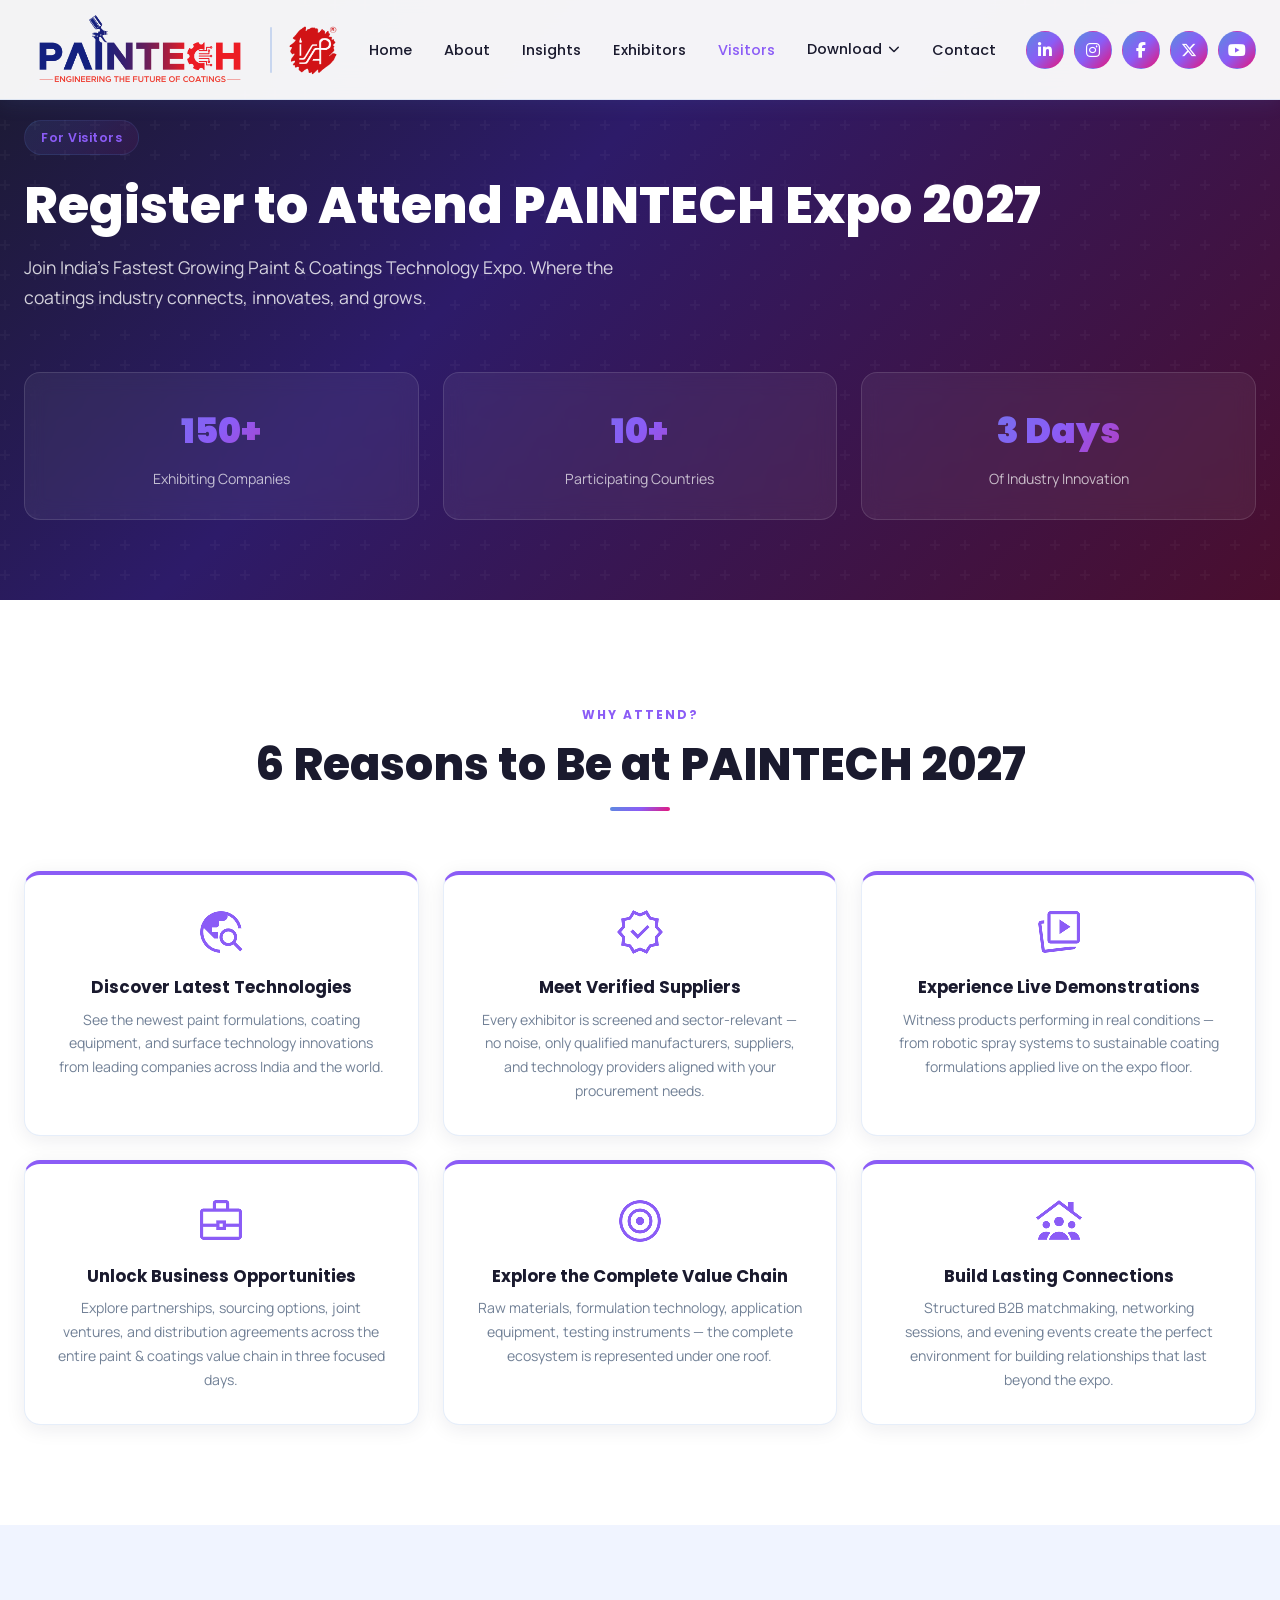
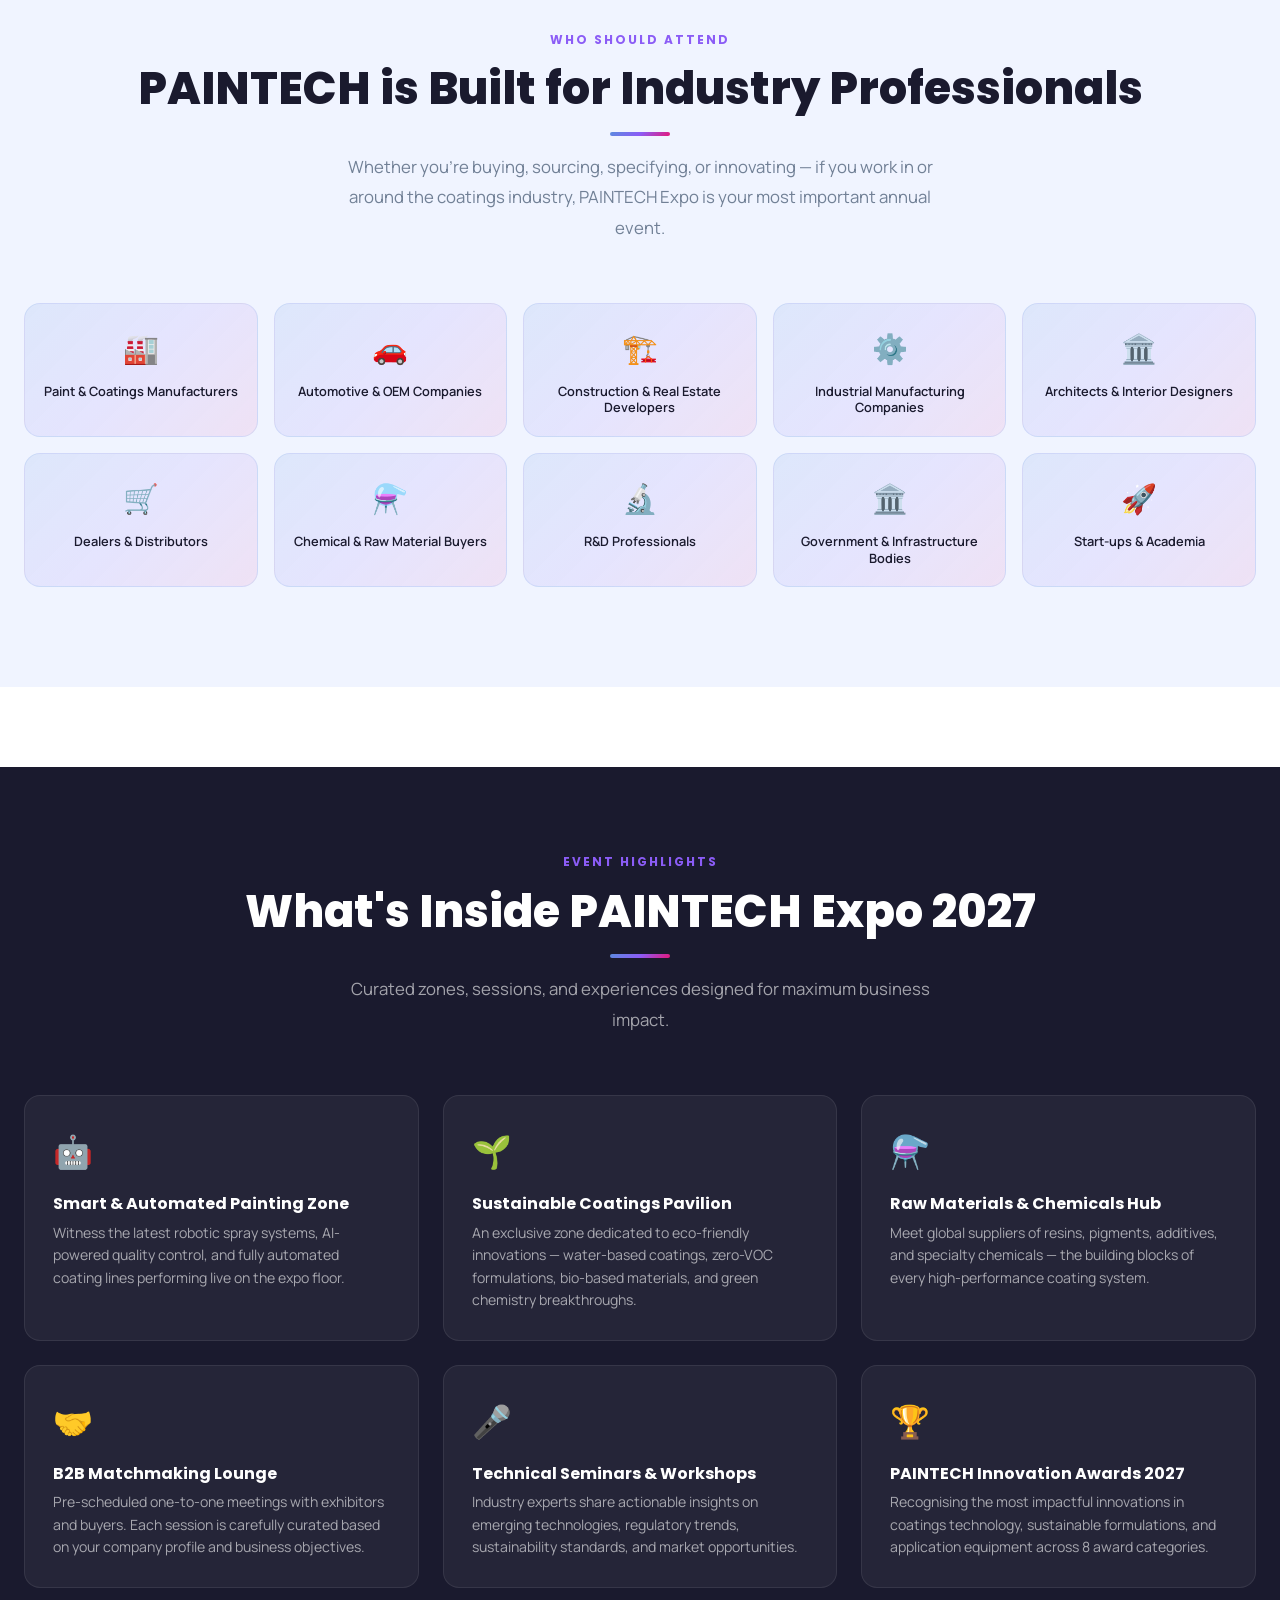
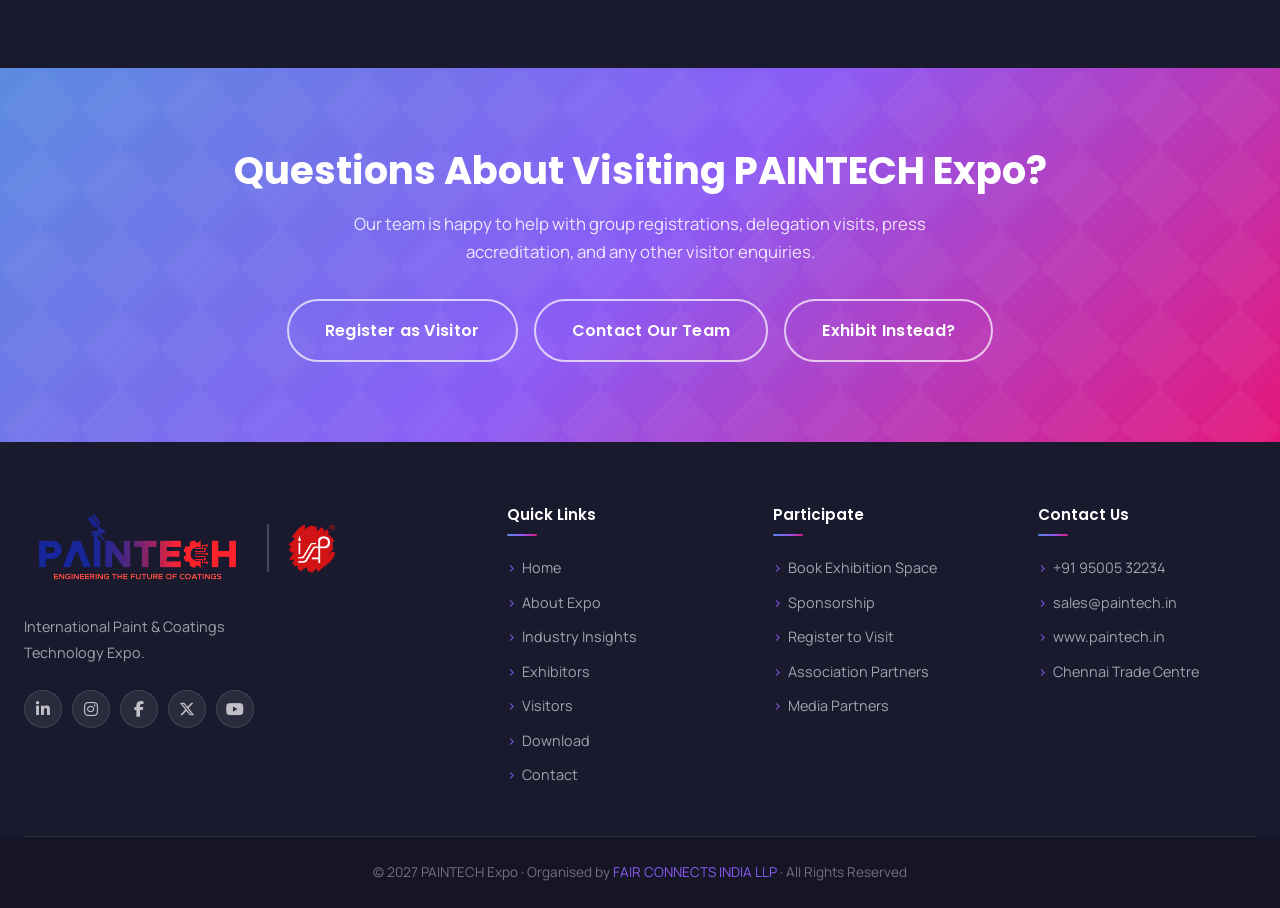
<file: visitors.html>
<!DOCTYPE html>
<html lang="en">

<head>
    <meta charset="UTF-8" />
    <meta name="viewport" content="width=device-width, initial-scale=1.0" />
    <title>Visitors – PAINTECH Expo 2027</title>
    <meta name="description"
        content="Register to visit PAINTECH Expo 2027 — India's fastest growing Paint & Coatings Technology Expo. 14–16 May 2027, Chennai." />
    <link rel="icon" type="image/svg+xml" href="favicon.svg" />
    <link rel="stylesheet" href="assets/css/styles.css" />
    <link rel="stylesheet" href="assets/css/inline-styles.css" />
    <link rel="stylesheet" href="https://cdnjs.cloudflare.com/ajax/libs/font-awesome/6.7.2/css/all.min.css">
</head>

<body>
    <div id="site-nav"></div>

    <!-- PAGE HERO -->
    <div class="page-hero">
        <div class="container">
            <div class="page-hero-badge"><span class="badge badge-soft">For Visitors</span></div>
            <h1>Register to Attend PAINTECH Expo 2027</h1>
            <p>Join India's Fastest Growing Paint &amp; Coatings Technology Expo. Where the coatings industry connects,
                innovates, and grows.</p>
            <!-- <div style="margin-top: 24px;"><a href="visitor-registration.html" class="btn btn-primary btn-lg">Register as Visitor</a></div> -->
            <div class="visit-hero-stats">
                <div class="visit-stat">
                    <div class="n" data-target="150" data-suffix="+">150+</div>
                    <div class="l">Exhibiting Companies</div>
                </div>
                <div class="visit-stat">
                    <div class="n" data-target="10" data-suffix="+">10+</div>
                    <div class="l">Participating Countries</div>
                </div>
                <div class="visit-stat">
                    <div class="n" data-target="3" data-suffix=" Days">3 Days</div>
                    <div class="l">Of Industry Innovation</div>
                </div>
            </div>
        </div>
    </div>

    <!-- WHY ATTEND -->
    <section class="section section-white">
        <div class="container">
            <div class="section-header fade-up">
                <div class="section-label">Why Attend?</div>
                <h2 class="section-title">6 Reasons to Be at PAINTECH 2027</h2>
                <div class="divider divider-center"></div>
            </div>
            <div class="why-attend-grid" id="why-attend-container">
                <!-- Why Attend reasons will be rendered here by data-renderer.js -->
            </div>
        </div>
    </section>

    <!-- VISITOR PROFILES -->
    <section class="section section-light">
        <div class="container">
            <div class="section-header fade-up">
                <div class="section-label">Who Should Attend</div>
                <h2 class="section-title">PAINTECH is Built for Industry Professionals</h2>
                <div class="divider divider-center"></div>
                <p class="section-sub">Whether you're buying, sourcing, specifying, or innovating — if you work in or
                    around the coatings industry, PAINTECH Expo is your most important annual event.</p>
            </div>
            <div class="profiles-wrap fade-up">
                <div class="profile-pill">
                    <div class="icon">🏭</div>
                    <p>Paint &amp; Coatings Manufacturers</p>
                </div>
                <div class="profile-pill">
                    <div class="icon">🚗</div>
                    <p>Automotive &amp; OEM Companies</p>
                </div>
                <div class="profile-pill">
                    <div class="icon">🏗️</div>
                    <p>Construction &amp; Real Estate Developers</p>
                </div>
                <div class="profile-pill">
                    <div class="icon">⚙️</div>
                    <p>Industrial Manufacturing Companies</p>
                </div>
                <div class="profile-pill">
                    <div class="icon">🏛️</div>
                    <p>Architects &amp; Interior Designers</p>
                </div>
                <div class="profile-pill">
                    <div class="icon">🛒</div>
                    <p>Dealers &amp; Distributors</p>
                </div>
                <div class="profile-pill">
                    <div class="icon">⚗️</div>
                    <p>Chemical &amp; Raw Material Buyers</p>
                </div>
                <div class="profile-pill">
                    <div class="icon">🔬</div>
                    <p>R&amp;D Professionals</p>
                </div>
                <div class="profile-pill">
                    <div class="icon">🏛️</div>
                    <p>Government &amp; Infrastructure Bodies</p>
                </div>
                <div class="profile-pill">
                    <div class="icon">🚀</div>
                    <p>Start-ups &amp; Academia</p>
                </div>
            </div>
        </div>
    </section>

    <!-- 3-DAY AGENDA -->
    <!-- <section class="agenda-section">
        <div class="container">
            <div class="section-header fade-up">
                <div class="section-label">Event Programme</div>
                <h2 class="section-title">3 Days of Industry Excellence</h2>
                <div class="divider divider-center"></div>
                <p class="section-sub">Each day at PAINTECH Expo 2027 is structured to maximise your business outcomes
                    and learning experience.</p>
            </div>
            <div class="agenda-grid" id="agenda-grid-container">
                
            </div>
        </div>
    </section> -->

    <!-- EVENT HIGHLIGHTS -->
    <div class="highlights-band">
        <div class="container">
            <div class="section-header">
                <div class="section-label">Event Highlights</div>
                <h2 class="section-title">What's Inside PAINTECH Expo 2027</h2>
                <div class="divider divider-center"></div>
                <p class="section-sub">Curated zones, sessions, and experiences designed for maximum business impact.
                </p>
            </div>
            <div class="highlights-grid">
                <div class="highlight-item fade-up fade-up-delay-1">
                    <div class="icon">🤖</div>
                    <h4>Smart &amp; Automated Painting Zone</h4>
                    <p>Witness the latest robotic spray systems, AI-powered quality control, and fully automated coating
                        lines performing live on the expo floor.</p>
                </div>
                <div class="highlight-item fade-up fade-up-delay-2">
                    <div class="icon">🌱</div>
                    <h4>Sustainable Coatings Pavilion</h4>
                    <p>An exclusive zone dedicated to eco-friendly innovations — water-based coatings, zero-VOC
                        formulations, bio-based materials, and green chemistry breakthroughs.</p>
                </div>
                <div class="highlight-item fade-up fade-up-delay-3">
                    <div class="icon">⚗️</div>
                    <h4>Raw Materials &amp; Chemicals Hub</h4>
                    <p>Meet global suppliers of resins, pigments, additives, and specialty chemicals — the building
                        blocks of every high-performance coating system.</p>
                </div>
                <div class="highlight-item fade-up fade-up-delay-4">
                    <div class="icon">🤝</div>
                    <h4>B2B Matchmaking Lounge</h4>
                    <p>Pre-scheduled one-to-one meetings with exhibitors and buyers. Each session is carefully curated
                        based on your company profile and business objectives.</p>
                </div>
                <div class="highlight-item fade-up fade-up-delay-5">
                    <div class="icon">🎤</div>
                    <h4>Technical Seminars &amp; Workshops</h4>
                    <p>Industry experts share actionable insights on emerging technologies, regulatory trends,
                        sustainability standards, and market opportunities.</p>
                </div>
                <div class="highlight-item fade-up" style="transition-delay:0.6s;">
                    <div class="icon">🏆</div>
                    <h4>PAINTECH Innovation Awards 2027</h4>
                    <p>Recognising the most impactful innovations in coatings technology, sustainable formulations, and
                        application equipment across 8 award categories.</p>
                </div>
            </div>
        </div>
    </div>

    <!-- REGISTER FORM -->
    <!-- <section class="register-form-section">
        <div class="container">
            <div class="register-layout">
                <div class="register-info fade-up">
                    <div class="section-label">Free Registration</div>
                    <h2>Register Now — Entry is Complimentary</h2>
                    <div class="divider"></div>
                    <p>Pre-registration ensures priority entry, access to the B2B matchmaking system, and early
                        notification about sessions and exhibitors relevant to your sector.</p>
                    <div class="reg-perks">
                        <div class="reg-perk">
                            <div class="reg-perk-dot">🎫</div>
                            Free visitor entry with pre-registration
                        </div>
                        <div class="reg-perk">
                            <div class="reg-perk-dot">📱</div>
                            Digital expo guide sent to your email
                        </div>
                        <div class="reg-perk">
                            <div class="reg-perk-dot">🤝</div>
                            B2B matchmaking system access
                        </div>
                        <div class="reg-perk">
                            <div class="reg-perk-dot">🗓️</div>
                            Early session booking priority
                        </div>
                        <div class="reg-perk">
                            <div class="reg-perk-dot">📊</div>
                            Post-expo exhibitor contact list
                        </div>
                    </div>
                </div>
                <div class="reg-form fade-up fade-up-delay-2">
                    <span class="free-badge">✓ Free Visitor Registration</span>
                    <h3>Book Your Visit</h3>
                    <p>Complete the form below and our team will send your confirmation within 24 hours.</p>
                    <form id="enquiry-form">
                        <div class="form-row">
                            <div class="form-group">
                                <label for="vis-name">Full Name *</label>
                                <input type="text" id="vis-name" placeholder="Your full name" required />
                            </div>
                            <div class="form-group">
                                <label for="vis-company">Company Name *</label>
                                <input type="text" id="vis-company" placeholder="Your company" required />
                            </div>
                        </div>
                        <div class="form-row">
                            <div class="form-group">
                                <label for="vis-email">Email Address *</label>
                                <input type="email" id="vis-email" placeholder="you@company.com" required />
                            </div>
                            <div class="form-group">
                                <label for="vis-phone">Phone Number *</label>
                                <input type="tel" id="vis-phone" placeholder="+91 98765 43210" required />
                            </div>
                        </div>
                        <div class="form-group">
                            <label for="vis-category">Your Industry Category *</label>
                            <select id="vis-category" required>
                                <option value="">Select your industry</option>
                                <option>Paint &amp; Coatings Manufacturer</option>
                                <option>Automotive &amp; OEM</option>
                                <option>Construction &amp; Real Estate</option>
                                <option>Industrial Manufacturing</option>
                                <option>Architecture &amp; Interior Design</option>
                                <option>Dealer &amp; Distributor</option>
                                <option>Chemical &amp; Raw Material Buyer</option>
                                <option>R&amp;D / Academia</option>
                                <option>Government / Infrastructure</option>
                                <option>Start-up</option>
                                <option>Other</option>
                            </select>
                        </div>
                        <div class="form-group">
                            <label for="vis-days">Which Days Will You Attend?</label>
                            <select id="vis-days">
                                <option>All 3 Days (14–16 May)</option>
                                <option>Day 1 only (14 May)</option>
                                <option>Day 2 only (15 May)</option>
                                <option>Day 3 only (16 May)</option>
                                <option>Days 1 &amp; 2</option>
                                <option>Days 2 &amp; 3</option>
                            </select>
                        </div>
                        <button type="submit" class="btn btn-primary"
                            style="width:100%; justify-content:center; padding:15px;">Register Now — It's Free</button>
                        <div class="form-success">✓ Registration received! We'll send your confirmation within 24 hours.
                        </div>
                    </form>
                </div>
            </div>
        </div>
    </section> -->

    <!-- CTA -->
    <div class="cta-band">
        <div class="container">
            <h2 class="fade-up">Questions About Visiting PAINTECH Expo?</h2>
            <p class="fade-up fade-up-delay-1">Our team is happy to help with group registrations, delegation visits,
                press accreditation, and any other visitor enquiries.</p>
            <div class="btns fade-up fade-up-delay-2">
                <a href="visitor-registration.html" class="btn btn-outline-white btn-lg">Register as Visitor</a>
                <a href="contact.html" class="btn btn-outline-white btn-lg">Contact Our Team</a>
                <a href="book-your-space.html" class="btn btn-outline-white btn-lg">Exhibit Instead?</a>
            </div>
        </div>
    </div>
    <div id="site-footer"></div>

    <script src="assets/js/components.js"></script>
    <script src="assets/js/data-renderer.js"></script>
    <script src="assets/js/main.js"></script>
</body>

</html>
</file>
<file: assets/css/styles.css>
@import url('https://fonts.googleapis.com/css2?family=Poppins:wght@300;400;500;600;700;800;900&family=Manrope:wght@400;500;600;700;800&display=swap');

/* ─── CSS Variables ─────────────────────────────────────── */
:root {
    --blue: #5B8BDF;
    --violet: #8B5CF6;
    --pink: #E5177B;
    --dark: #1A1A2E;
    --text: #2D3748;
    --muted: #718096;
    --light: #F0F4FF;
    --white: #FFFFFF;
    --card: #FFFFFF;
    --border: rgba(91, 139, 223, 0.15);

    --grad: linear-gradient(135deg, #5B8BDF 0%, #8B5CF6 50%, #E5177B 100%);
    --grad-soft: linear-gradient(135deg, rgba(91, 139, 223, 0.12) 0%, rgba(139, 92, 246, 0.10) 50%, rgba(229, 23, 123, 0.08) 100%);
    --grad-hero: linear-gradient(135deg, #1A1A2E 0%, #2D1B69 40%, #4A0E2E 100%);
    --grad-blue: linear-gradient(135deg, #5B8BDF, #8B5CF6);
    --grad-pink: linear-gradient(135deg, #8B5CF6, #E5177B);

    --shadow-sm: 0 2px 8px rgba(91, 139, 223, 0.12);
    --shadow-md: 0 8px 30px rgba(91, 139, 223, 0.18);
    --shadow-lg: 0 20px 60px rgba(91, 139, 223, 0.25);
    --shadow-card: 0 4px 20px rgba(26, 26, 46, 0.08);

    --radius: 16px;
    --radius-sm: 10px;
    --radius-lg: 24px;
    --radius-full: 999px;

    --font-head: 'Poppins', sans-serif;
    --font-body: 'Manrope', sans-serif;

    --nav-h: 100px;
    --transition: 0.3s cubic-bezier(0.4, 0, 0.2, 1);
}

/* ─── Reset & Base ─────────────────────────────────────── */
*,
*::before,
*::after {
    box-sizing: border-box;
    margin: 0;
    padding: 0;
}

html {
    scroll-behavior: smooth;
    font-size: 16px;
}

body {
    font-family: var(--font-body);
    color: var(--text);
    background: var(--white);
    line-height: 1.7;
    -webkit-font-smoothing: antialiased;
}

img {
    max-width: 100%;
    height: auto;
    display: block;
}

a {
    text-decoration: none;
    color: inherit;
}

ul {
    list-style: none;
}

/* ─── Scrollbar ────────────────────────────────────────── */
::-webkit-scrollbar {
    width: 6px;
}

::-webkit-scrollbar-track {
    background: var(--light);
}

::-webkit-scrollbar-thumb {
    background: var(--grad);
    border-radius: 3px;
}

/* ─── Typography ────────────────────────────────────────── */
h1,
h2,
h3,
h4,
h5,
h6 {
    font-family: var(--font-head);
    font-weight: 700;
    line-height: 1.2;
    color: var(--dark);
}

/* ─── Container ─────────────────────────────────────────── */
.container {
    max-width: 1280px;
    margin: 0 auto;
    padding: 0 24px;
}

.container-wide {
    max-width: 1440px;
    margin: 0 auto;
    padding: 0 32px;
}

/* ─── Gradient Text ──────────────────────────────────────── */
.grad-text {
    background: var(--grad);
    -webkit-background-clip: text;
    -webkit-text-fill-color: transparent;
    background-clip: text;
}

/* ─── Buttons ─────────────────────────────────────────────── */
.btn {
    display: inline-flex;
    align-items: center;
    gap: 8px;
    padding: 13px 28px;
    border-radius: var(--radius-full);
    font-family: var(--font-head);
    font-weight: 600;
    font-size: 0.92rem;
    cursor: pointer;
    border: none;
    transition: var(--transition);
    letter-spacing: 0.3px;
    white-space: nowrap;
}

.btn-primary {
    background: var(--grad);
    color: var(--white);
    box-shadow: 0 4px 20px rgba(229, 23, 123, 0.35);
}

.btn-primary:hover {
    transform: translateY(-2px);
    box-shadow: 0 8px 30px rgba(229, 23, 123, 0.45);
}

.btn-outline {
    background: transparent;
    border: 2px solid var(--blue);
    color: var(--blue);
}

.btn-outline:hover {
    background: var(--blue);
    color: white;
    transform: translateY(-2px);
}

.btn-outline-white {
    background: transparent;
    border: 2px solid rgba(255, 255, 255, 0.7);
    color: white;
}

.btn-outline-white:hover {
    background: rgba(255, 255, 255, 0.15);
    transform: translateY(-2px);
}

.btn-sm {
    padding: 9px 20px;
    font-size: 0.85rem;
}

.btn-lg {
    padding: 16px 36px;
    font-size: 1rem;
}

/* ─── Badges ─────────────────────────────────────────────── */
.badge {
    display: inline-flex;
    align-items: center;
    gap: 6px;
    padding: 6px 16px;
    border-radius: var(--radius-full);
    font-size: 0.78rem;
    font-weight: 600;
    letter-spacing: 0.5px;
    font-family: var(--font-head);
}

.badge-grad {
    background: var(--grad);
    color: white;
}

.badge-soft {
    background: var(--grad-soft);
    border: 1px solid var(--border);
    color: var(--violet);
}

.badge-blue {
    background: rgba(91, 139, 223, 0.12);
    color: var(--blue);
}

.badge-pink {
    background: rgba(229, 23, 123, 0.1);
    color: var(--pink);
}

/* ─── Section Headers ─────────────────────────────────────── */
.section-label {
    display: inline-block;
    font-size: 0.75rem;
    font-weight: 700;
    letter-spacing: 2px;
    text-transform: uppercase;
    color: var(--violet);
    margin-bottom: 12px;
    font-family: var(--font-head);
}

.section-title {
    font-size: clamp(1.8rem, 3.5vw, 2.8rem);
    font-weight: 800;
    color: var(--dark);
    margin-bottom: 16px;
}

.section-sub {
    font-size: 1.05rem;
    color: var(--muted);
    max-width: 600px;
    line-height: 1.8;
}

.section-header {
    text-align: center;
    margin-bottom: 60px;
}

.section-header .section-sub {
    margin: 0 auto;
}

/* ─── Cards ─────────────────────────────────────────────── */
.card {
    background: var(--white);
    border-radius: var(--radius);
    box-shadow: var(--shadow-card);
    border: 1px solid var(--border);
    overflow: hidden;
    transition: var(--transition);
}

.card:hover {
    transform: translateY(-4px);
    box-shadow: var(--shadow-md);
}

.card-grad {
    background: var(--grad-soft);
    border: 1px solid var(--border);
    border-radius: var(--radius);
    padding: 28px;
    transition: var(--transition);
}

.card-grad:hover {
    transform: translateY(-4px);
    box-shadow: var(--shadow-md);
}

/* ─── Icon Box ───────────────────────────────────────────── */
.icon-box {
    width: 52px;
    height: 52px;
    border-radius: var(--radius-sm);
    background: var(--grad);
    display: flex;
    align-items: center;
    justify-content: center;
    font-size: 1.4rem;
    flex-shrink: 0;
}

.icon-box-soft {
    width: 52px;
    height: 52px;
    border-radius: var(--radius-sm);
    background: var(--grad-soft);
    display: flex;
    align-items: center;
    justify-content: center;
    font-size: 1.4rem;
    flex-shrink: 0;
    border: 1px solid var(--border);
}

/* ─── Divider ────────────────────────────────────────────── */
.divider {
    height: 4px;
    width: 60px;
    background: var(--grad);
    border-radius: 2px;
    margin: 16px 0;
}

.divider-center {
    margin: 16px auto;
}

/* ─── Sections ───────────────────────────────────────────── */
.section {
    padding: 100px 0;
}

.section-light {
    background: var(--light);
}

.section-white {
    background: var(--white);
}

.section-dark {
    background: var(--dark);
}

/* ─── Page Hero Banner ─────────────────────────────────── */
.page-hero {
    padding: 120px 0 80px;
    background: var(--grad-hero);
    position: relative;
    overflow: hidden;
}

.page-hero::before {
    content: '';
    position: absolute;
    inset: 0;
    background: url("data:image/svg+xml,%3Csvg width='60' height='60' viewBox='0 0 60 60' xmlns='http://www.w3.org/2000/svg'%3E%3Cg fill='none' fill-rule='evenodd'%3E%3Cg fill='%23ffffff' fill-opacity='0.03'%3E%3Cpath d='M36 34v-4h-2v4h-4v2h4v4h2v-4h4v-2h-4zm0-30V0h-2v4h-4v2h4v4h2V6h4V4h-4zM6 34v-4H4v4H0v2h4v4h2v-4h4v-2H6zM6 4V0H4v4H0v2h4v4h2V6h4V4H6z'/%3E%3C/g%3E%3C/g%3E%3C/svg%3E");
}

.page-hero .container {
    position: relative;
    z-index: 1;
}

.page-hero h1 {
    color: white;
    font-size: clamp(2rem, 4vw, 3.2rem);
    font-weight: 800;
    margin-bottom: 16px;
}

.page-hero p {
    color: rgba(255, 255, 255, 0.8);
    font-size: 1.1rem;
    max-width: 600px;
}

.page-hero-badge {
    margin-bottom: 20px;
}

/* ──────────────────────────────────────────────────────────
   NAV
───────────────────────────────────────────────────────── */
.navbar {
    position: fixed;
    top: 0;
    left: 0;
    right: 0;
    z-index: 1000;
    height: var(--nav-h);
    display: flex;
    align-items: center;
    transition: var(--transition);
    padding: 0;
}

.navbar.transparent {
    background: transparent;
}

.navbar.scrolled {
    background: rgba(255, 255, 255, 0.95);
    backdrop-filter: blur(20px);
    -webkit-backdrop-filter: blur(20px);
    box-shadow: 0 2px 20px rgba(91, 139, 223, 0.12);
    border-bottom: 1px solid var(--border);
}

.navbar.dark-nav {
    /* background: rgba(26, 26, 46, 0.95); */
    background: rgba(255, 255, 255, 0.95);
    backdrop-filter: blur(20px);
}

.navbar-inner {
    display: flex;
    align-items: center;
    justify-content: space-between;
    width: 100%;
    max-width: 1280px;
    margin: 0 auto;
    padding: 0 24px;
}

.nav-logo {
    display: inline-flex;
    align-items: center;
    gap: 14px;
    flex-shrink: 0;
}

.nav-logo .nav-sponsor-logo {
    height: 58px;
    width: auto;
    object-fit: contain;
}

.nav-logo-divider {
    width: 1.5px;
    height: 46px;
    background: rgba(91, 139, 223, 0.28);
    border-radius: 2px;
    flex-shrink: 0;
}

.nav-logo img {
    height: 86px;
    width: auto;
    image-rendering: -webkit-optimize-contrast;
    image-rendering: crisp-edges;
    transform: translateZ(0);
}

.nav-links {
    display: flex;
    align-items: center;
    gap: 4px;
}

.nav-links a {
    font-family: var(--font-head);
    font-weight: 500;
    font-size: 0.9rem;
    padding: 8px 14px;
    border-radius: var(--radius-full);
    transition: var(--transition);
    color: var(--dark);
    position: relative;
}

.navbar.transparent .nav-links a,
.navbar.dark-nav .nav-links a {
    color: rgba(255, 255, 255, 0.85);
}

.nav-links a:hover {
    color: var(--violet);
    background: rgba(139, 92, 246, 0.08);
}

.navbar.transparent .nav-links a:hover,
.navbar.dark-nav .nav-links a:hover {
    color: white;
    background: rgba(255, 255, 255, 0.12);
}

.nav-links a.active {
    color: var(--violet);
}

.navbar.transparent .nav-links a.active,
.navbar.dark-nav .nav-links a.active {
    color: white;
}

.nav-actions {
    display: flex;
    align-items: center;
    gap: 10px;
}

.nav-actions .btn-sm {
    padding: 9px 18px;
    font-size: 0.84rem;
}

.hamburger {
    display: none;
    flex-direction: column;
    gap: 5px;
    cursor: pointer;
    padding: 8px;
    border-radius: 8px;
    border: none;
    background: none;
}

.hamburger span {
    display: block;
    width: 24px;
    height: 2px;
    background: var(--dark);
    border-radius: 2px;
    transition: var(--transition);
}

.navbar.transparent .hamburger span,
.navbar.dark-nav .hamburger span {
    background: white;
}

.navbar.scrolled .hamburger span {
    background: var(--dark);
}

.mobile-menu {
    display: none;
    position: fixed;
    inset: 0;
    z-index: 1001;
    background: rgba(26, 26, 46, 0.98);
    flex-direction: column;
    align-items: center;
    justify-content: flex-start;
    padding-top: 120px;
    padding-bottom: 40px;
    overflow-y: auto;
    gap: 16px;
}

.mobile-menu.open {
    display: flex;
}

.mobile-menu a {
    font-family: var(--font-head);
    font-size: 1.4rem;
    font-weight: 600;
    color: white;
    padding: 10px 20px;
    transition: var(--transition);
}

.mobile-menu a:hover {
    color: var(--violet);
}

.mobile-social {
    display: flex;
    align-items: center;
    justify-content: center;
    gap: 12px;
    margin-top: 12px;
}

.mobile-menu .social-icon {
    width: 42px;
    height: 42px;
    padding: 0;
    font-size: 1.05rem;
}

.mobile-close {
    position: absolute;
    top: 24px;
    right: 24px;
    font-size: 2rem;
    color: white;
    cursor: pointer;
    background: none;
    border: none;
    padding: 8px;
}

/* ──────────────────────────────────────────────────────────
   HOME HERO
───────────────────────────────────────────────────────── */
.hero-section {
    min-height: 100vh;
    position: relative;
    overflow: hidden;
    display: flex;
    flex-direction: column;
    justify-content: center;
}

.hero-bg {
    position: absolute;
    inset: 0;
    z-index: 0;
}

.hero-bg img {
    width: 100%;
    height: 100%;
    object-fit: cover;
    object-position: center;
}

.hero-bg::after {
    content: '';
    position: absolute;
    inset: 0;
    background: linear-gradient(135deg,
            rgba(26, 26, 46, 0.90) 0%,
            rgba(45, 27, 105, 0.82) 40%,
            rgba(74, 14, 46, 0.78) 70%,
            rgba(26, 26, 46, 0.88) 100%);
}

.hero-content {
    position: relative;
    z-index: 1;
    padding: calc(var(--nav-h) + 40px) 0 80px;
    max-width: 1280px;
    margin: 0 auto;
    width: 100%;
    padding-left: 24px;
    padding-right: 24px;
}

.hero-eyebrow {
    display: flex;
    align-items: center;
    gap: 12px;
    margin-bottom: 28px;
    flex-wrap: wrap;
}

.hero-date-chip {
    display: inline-flex;
    align-items: center;
    gap: 8px;
    background: rgba(255, 255, 255, 0.1);
    border: 1px solid rgba(255, 255, 255, 0.2);
    border-radius: var(--radius-full);
    padding: 8px 16px;
    color: white;
    font-size: 0.88rem;
    font-family: var(--font-head);
    font-weight: 500;
    backdrop-filter: blur(10px);
}

.hero-date-chip .dot {
    width: 8px;
    height: 8px;
    border-radius: 50%;
    background: var(--grad);
}

.hero-title {
    font-size: clamp(2.4rem, 5.5vw, 4.2rem);
    font-weight: 900;
    color: white;
    line-height: 1.1;
    margin-bottom: 24px;
}

.hero-title span {
    background: var(--grad);
    -webkit-background-clip: text;
    -webkit-text-fill-color: transparent;
    background-clip: text;
}

.hero-sub {
    font-size: clamp(1rem, 1.8vw, 1.2rem);
    color: rgba(255, 255, 255, 0.8);
    max-width: 600px;
    line-height: 1.8;
    margin-bottom: 16px;
}

.hero-venue {
    display: flex;
    align-items: center;
    gap: 8px;
    color: rgba(255, 255, 255, 0.7);
    font-size: 0.95rem;
    margin-bottom: 36px;
}

.hero-venue svg {
    color: var(--violet);
    flex-shrink: 0;
}

.hero-ctas {
    display: flex;
    flex-wrap: wrap;
    gap: 12px;
    margin-bottom: 60px;
}

.hero-stats {
    display: grid;
    grid-template-columns: repeat(4, 1fr);
    gap: 1px;
    border-radius: var(--radius);
    overflow: hidden;
    background: rgba(255, 255, 255, 0.08);
    border: 1px solid rgba(255, 255, 255, 0.12);
    backdrop-filter: blur(10px);
    max-width: 700px;
}

.hero-stat {
    padding: 20px 24px;
    text-align: center;
    background: rgba(255, 255, 255, 0.04);
}

.hero-stat-num {
    font-family: var(--font-head);
    font-size: 1.8rem;
    font-weight: 800;
    background: var(--grad);
    -webkit-background-clip: text;
    -webkit-text-fill-color: transparent;
    background-clip: text;
}

.hero-stat-label {
    font-size: 0.78rem;
    color: rgba(255, 255, 255, 0.6);
    margin-top: 4px;
}

/* ──────────────────────────────────────────────────────────
   QUICK INFO STRIP (Homepage only)
───────────────────────────────────────────────────────── */
.info-strip {
    background: var(--grad);
    padding: 18px 0;
    overflow: hidden;
}

.info-strip-inner {
    display: flex;
    align-items: center;
    gap: 40px;
    white-space: nowrap;
}

.info-strip-item {
    display: flex;
    align-items: center;
    gap: 8px;
    color: white;
    font-family: var(--font-head);
    font-weight: 500;
    font-size: 0.9rem;
    flex-shrink: 0;
}

@keyframes marquee {
    from {
        transform: translateX(0);
    }

    to {
        transform: translateX(-100%);
    }
}

/* ──────────────────────────────────────────────────────────
   VISION & MISSION (Homepage)
───────────────────────────────────────────────────────── */
.vision-mission-grid {
    display: grid;
    grid-template-columns: 1fr 1fr;
    gap: 32px;
}

.vm-card {
    padding: 40px;
    border-radius: var(--radius-lg);
    position: relative;
    overflow: hidden;
}

.vm-card-vision {
    background: var(--grad);
    color: white;
}

.vm-card-mission {
    background: var(--dark);
    color: white;
}

.vm-card-label {
    font-size: 0.7rem;
    font-weight: 700;
    letter-spacing: 2px;
    text-transform: uppercase;
    opacity: 0.7;
    margin-bottom: 12px;
    font-family: var(--font-head);
}

.vm-card h3 {
    color: white;
    font-size: 1.4rem;
    font-weight: 700;
    margin-bottom: 20px;
}

.vm-card p {
    opacity: 0.9;
    font-size: 1rem;
    line-height: 1.8;
}

.vm-bullet {
    display: flex;
    align-items: flex-start;
    gap: 12px;
    margin-bottom: 14px;
}

.vm-bullet-dot {
    width: 24px;
    height: 24px;
    border-radius: 50%;
    background: var(--grad);
    display: flex;
    align-items: center;
    justify-content: center;
    flex-shrink: 0;
    margin-top: 2px;
}

.vm-bullet-dot::after {
    content: '✓';
    font-size: 0.7rem;
    color: white;
    font-weight: 700;
}

.vm-card-mission .vm-bullet-dot {
    background: linear-gradient(135deg, var(--violet), var(--pink));
}

.vm-bullet p {
    opacity: 0.85;
    font-size: 0.95rem;
    line-height: 1.6;
}

/* ──────────────────────────────────────────────────────────
   HOME: WHY PAINTECH STRIP
───────────────────────────────────────────────────────── */
.highlight-grid {
    display: grid;
    grid-template-columns: repeat(3, 1fr);
    gap: 24px;
}

.highlight-card {
    padding: 32px;
    border-radius: var(--radius);
    border: 1px solid var(--border);
    background: var(--white);
    box-shadow: var(--shadow-card);
    transition: var(--transition);
    position: relative;
    overflow: hidden;
}

.highlight-card::before {
    content: '';
    position: absolute;
    top: 0;
    left: 0;
    right: 0;
    height: 4px;
    background: var(--grad);
}

.highlight-card:hover {
    transform: translateY(-6px);
    box-shadow: var(--shadow-md);
}

.highlight-card:nth-child(2)::before {
    background: var(--grad-blue);
}

.highlight-card:nth-child(3)::before {
    background: var(--grad-pink);
}

.highlight-card .icon {
    font-size: 2.5rem;
    margin-bottom: 20px;
}

.highlight-card h3 {
    font-size: 1.15rem;
    margin-bottom: 12px;
}

.highlight-card p {
    color: var(--muted);
    font-size: 0.95rem;
    line-height: 1.7;
}

/* ──────────────────────────────────────────────────────────
   HOME: EXHIBITORS PREVIEW
───────────────────────────────────────────────────────── */
.cta-band {
    background: var(--grad);
    padding: 80px 0;
    text-align: center;
    position: relative;
    overflow: hidden;
}

.cta-band::before {
    content: '';
    position: absolute;
    inset: 0;
    background: url("data:image/svg+xml,%3Csvg width='80' height='80' viewBox='0 0 80 80' xmlns='http://www.w3.org/2000/svg'%3E%3Cg fill='%23ffffff' fill-opacity='0.04'%3E%3Cpath d='M40 0l40 40-40 40L0 40z'/%3E%3C/g%3E%3C/svg%3E");
}

.cta-band>.container {
    position: relative;
    z-index: 1;
}

.cta-band h2 {
    color: white;
    font-size: clamp(1.8rem, 3vw, 2.6rem);
    margin-bottom: 16px;
}

.cta-band p {
    color: rgba(255, 255, 255, 0.85);
    font-size: 1.05rem;
    max-width: 580px;
    margin: 0 auto 32px;
}

.cta-band .btns {
    display: flex;
    justify-content: center;
    gap: 16px;
    flex-wrap: wrap;
}

/* ──────────────────────────────────────────────────────────
   ABOUT PAGE
───────────────────────────────────────────────────────── */
.track-record-grid {
    display: grid;
    grid-template-columns: repeat(4, 1fr);
    gap: 32px;
    margin-top: 40px;
}

.record-num {
    font-family: var(--font-head);
    font-size: 2.4rem;
    font-weight: 900;
    background: var(--grad);
    -webkit-background-clip: text;
    -webkit-text-fill-color: transparent;
    background-clip: text;
}

.record-label {
    color: rgba(255, 255, 255, 0.6);
    font-size: 0.88rem;
    margin-top: 8px;
}

.fci-desc {
    color: rgba(255, 255, 255, 0.65);
    font-size: 0.95rem;
    max-width: 700px;
    margin-top: 32px;
    line-height: 1.8;
}

.about-grid {
    display: grid;
    grid-template-columns: 1fr 1fr;
    gap: 60px;
    align-items: center;
}

.about-img {
    border-radius: var(--radius-lg);
    overflow: hidden;
    position: relative;
}

.about-img img {
    width: 100%;
    height: 400px;
    object-fit: cover;
}

.about-img-badge {
    position: absolute;
    bottom: 24px;
    left: 24px;
    background: var(--grad);
    color: white;
    padding: 12px 20px;
    border-radius: var(--radius);
    font-family: var(--font-head);
    font-weight: 700;
    font-size: 1rem;
}

.about-text .section-label {
    margin-bottom: 8px;
}

.about-text .section-title {
    margin-bottom: 20px;
    font-size: clamp(1.6rem, 3vw, 2.2rem);
}

.about-text p {
    color: var(--muted);
    line-height: 1.9;
    margin-bottom: 16px;
}

.about-highlight {
    display: grid;
    grid-template-columns: repeat(3, 1fr);
    gap: 16px;
    margin-top: 32px;
}

.about-stat-box {
    background: var(--grad-soft);
    border: 1px solid var(--border);
    border-radius: var(--radius-sm);
    padding: 16px;
    text-align: center;
}

.about-stat-box .num {
    font-family: var(--font-head);
    font-size: 1.6rem;
    font-weight: 800;
    background: var(--grad);
    -webkit-background-clip: text;
    -webkit-text-fill-color: transparent;
    background-clip: text;
}

.about-stat-box .lbl {
    font-size: 0.78rem;
    color: var(--muted);
    margin-top: 4px;
}

.fci-card {
    background: var(--dark);
    color: white;
    padding: 48px;
    border-radius: var(--radius-lg);
    position: relative;
    overflow: hidden;
}

.fci-card::before {
    content: '';
    position: absolute;
    top: -40px;
    right: -40px;
    width: 200px;
    height: 200px;
    border-radius: 50%;
    background: rgba(139, 92, 246, 0.15);
}

.fci-card .section-label {
    color: var(--violet);
}

.fci-card h3 {
    color: white;
    font-size: 1.8rem;
    margin-bottom: 16px;
}

.fci-card p {
    color: rgba(255, 255, 255, 0.75);
    line-height: 1.9;
    margin-bottom: 16px;
}

.fci-card .badge-soft {
    color: rgba(255, 255, 255, 0.8);
    background: rgba(255, 255, 255, 0.08);
    border-color: rgba(255, 255, 255, 0.15);
}

/* ──────────────────────────────────────────────────────────
   INSIGHTS PAGE
───────────────────────────────────────────────────────── */
.stat-highlight-row {
    display: grid;
    grid-template-columns: repeat(4, 1fr);
    gap: 24px;
    margin-bottom: 80px;
}

.stat-box {
    background: var(--white);
    border: 1px solid var(--border);
    border-radius: var(--radius);
    padding: 32px 24px;
    text-align: center;
    box-shadow: var(--shadow-card);
    transition: var(--transition);
    position: relative;
    overflow: hidden;
}

.stat-box::after {
    content: '';
    position: absolute;
    bottom: 0;
    left: 0;
    right: 0;
    height: 3px;
    background: var(--grad);
}

.stat-box:hover {
    transform: translateY(-4px);
    box-shadow: var(--shadow-md);
}

.stat-box .num {
    font-family: var(--font-head);
    font-size: 2.4rem;
    font-weight: 900;
    background: var(--grad);
    -webkit-background-clip: text;
    -webkit-text-fill-color: transparent;
    background-clip: text;
}

.stat-box .label {
    color: var(--muted);
    font-size: 0.88rem;
    margin-top: 8px;
}

.drivers-grid {
    display: grid;
    grid-template-columns: repeat(3, 1fr);
    gap: 24px;
}

.driver-card {
    background: var(--white);
    border-radius: var(--radius);
    box-shadow: var(--shadow-card);
    border: 1px solid var(--border);
    padding: 32px;
    transition: var(--transition);
    position: relative;
    overflow: hidden;
}

.driver-card::before {
    content: '';
    position: absolute;
    top: 0;
    left: 0;
    width: 100%;
    height: 3px;
}

.driver-card:nth-child(1)::before {
    background: linear-gradient(90deg, #5B8BDF, #8B5CF6);
}

.driver-card:nth-child(2)::before {
    background: linear-gradient(90deg, #8B5CF6, #E5177B);
}

.driver-card:nth-child(3)::before {
    background: linear-gradient(90deg, #E5177B, #5B8BDF);
}

.driver-card:nth-child(4)::before {
    background: linear-gradient(90deg, #5B8BDF, #E5177B);
}

.driver-card:nth-child(5)::before {
    background: linear-gradient(90deg, #8B5CF6, #5B8BDF);
}

.driver-card:nth-child(6)::before {
    background: var(--grad);
}

.driver-card:hover {
    transform: translateY(-6px);
    box-shadow: var(--shadow-md);
}

.driver-card .icon {
    font-size: 2.4rem;
    margin-bottom: 16px;
}

.driver-card h3 {
    font-size: 1.1rem;
    margin-bottom: 12px;
}

.driver-card ul {
    color: var(--muted);
    font-size: 0.9rem;
    display: flex;
    flex-direction: column;
    gap: 6px;
}

.driver-card ul li {
    display: flex;
    align-items: center;
    gap: 8px;
}

.driver-card ul li::before {
    content: '→';
    color: var(--violet);
    font-weight: 700;
    flex-shrink: 0;
}

.market-banner {
    margin: 60px 0;
    padding: 48px;
    border-radius: var(--radius-lg);
    background: var(--grad);
    color: white;
    text-align: center;
    position: relative;
    overflow: hidden;
}

.market-banner::before {
    content: '';
    position: absolute;
    inset: 0;
    background: url("data:image/svg+xml,%3Csvg width='80' height='80' viewBox='0 0 80 80' xmlns='http://www.w3.org/2000/svg'%3E%3Cg fill='%23ffffff' fill-opacity='0.05'%3E%3Cpath d='M40 0l40 40-40 40L0 40z'/%3E%3C/g%3E%3C/svg%3E");
}

.market-banner>* {
    position: relative;
    z-index: 1;
}

.market-banner h3 {
    font-size: clamp(1.4rem, 3vw, 2rem);
    color: white;
    margin-bottom: 16px;
}

.market-banner p {
    color: rgba(255, 255, 255, 0.85);
    font-size: 1rem;
    max-width: 600px;
    margin: 0 auto;
}

.market-banner .big {
    font-size: 3.5rem;
    font-weight: 900;
    color: white;
    line-height: 1;
    margin: 16px 0 8px;
}

/* ──────────────────────────────────────────────────────────
   EXHIBITORS PAGE
───────────────────────────────────────────────────────── */
.why-exhibit-grid {
    display: grid;
    grid-template-columns: 1fr 1fr;
    gap: 60px;
    align-items: center;
    margin-bottom: 80px;
}

.roi-list {
    display: flex;
    flex-direction: column;
    gap: 20px;
    margin-top: 32px;
}

.roi-item {
    display: flex;
    align-items: center;
    gap: 16px;
    padding: 20px 24px;
    border-radius: var(--radius);
    background: var(--grad-soft);
    border: 1px solid var(--border);
    transition: var(--transition);
}

.roi-item:hover {
    transform: translateX(6px);
    box-shadow: var(--shadow-sm);
}

.roi-item .icon-box {
    flex-shrink: 0;
}

.roi-item-text h4 {
    font-size: 1rem;
    margin-bottom: 4px;
}

.roi-item-text p {
    color: var(--muted);
    font-size: 0.88rem;
}

.expo-visual {
    border-radius: var(--radius-lg);
    overflow: hidden;
    position: relative;
}

.expo-visual img {
    width: 100%;
    height: 450px;
    object-fit: cover;
}

.expo-visual-overlay {
    position: absolute;
    bottom: 0;
    left: 0;
    right: 0;
    background: linear-gradient(to top, rgba(26, 26, 46, 0.9) 0%, transparent 100%);
    padding: 40px 32px 32px;
    display: grid;
    grid-template-columns: 1fr 1fr;
    gap: 16px;
}

.expo-mini-stat {
    color: white;
}

.expo-mini-stat .n {
    font-family: var(--font-head);
    font-size: 1.8rem;
    font-weight: 800;
    background: var(--grad);
    -webkit-background-clip: text;
    -webkit-text-fill-color: transparent;
    background-clip: text;
}

.expo-mini-stat .l {
    font-size: 0.8rem;
    opacity: 0.8;
}

.categories-grid {
    display: grid;
    grid-template-columns: repeat(4, 1fr);
    gap: 20px;
}

.category-card {
    padding: 24px 20px;
    border-radius: var(--radius);
    background: var(--white);
    border: 1px solid var(--border);
    box-shadow: var(--shadow-card);
    text-align: center;
    transition: var(--transition);
    cursor: default;
}

.category-card:hover {
    transform: translateY(-6px);
    box-shadow: var(--shadow-md);
    border-color: var(--violet);
}

.category-card .icon img {
    height: 80px;
    width: 100%;
    object-fit: contain;
    margin-bottom: 10px;
    image-rendering: -webkit-optimize-contrast;
    image-rendering: crisp-edges;
    transform: translateZ(0);
}

.category-card h4 {
    font-size: 0.88rem;
    color: var(--dark);
    line-height: 1.4;
}

.category-card p {
    font-size: 0.8rem;
    color: var(--muted);
    line-height: 1.5;
    margin-top: 8px;
}

/* ──────────────────────────────────────────────────────────
   VISITORS PAGE
───────────────────────────────────────────────────────── */
.why-attend-grid {
    display: grid;
    grid-template-columns: repeat(3, 1fr);
    gap: 24px;
}

.why-card {
    padding: 32px;
    border-radius: var(--radius);
    text-align: center;
    transition: var(--transition);
    border: 1px solid var(--border);
    background: var(--white);
    box-shadow: var(--shadow-card);
}

.why-card:hover {
    transform: translateY(-6px);
    box-shadow: var(--shadow-md);
}

.why-card .icon {
    font-size: 2.6rem;
    margin-bottom: 20px;
    display: flex;
    justify-content: center;
    color: linear-gradient(to top, rgba(26, 26, 46, 0.7) 0%, transparent 60%);
    ;
}

.why-card h3 {
    font-size: 1.05rem;
    margin-bottom: 10px;
}

.why-card p {
    color: var(--muted);
    font-size: 0.88rem;
    line-height: 1.7;
}

.profiles-wrap {
    display: grid;
    grid-template-columns: repeat(5, 1fr);
    gap: 16px;
}

.profile-pill {
    display: flex;
    flex-direction: column;
    align-items: center;
    gap: 10px;
    padding: 20px 12px;
    border-radius: var(--radius);
    background: var(--grad-soft);
    border: 1px solid var(--border);
    text-align: center;
    transition: var(--transition);
}

.profile-pill:hover {
    transform: translateY(-4px);
    box-shadow: var(--shadow-sm);
}

.profile-pill .icon {
    font-size: 1.8rem;
}

.profile-pill p {
    font-size: 0.8rem;
    color: var(--dark);
    font-weight: 600;
    line-height: 1.3;
}

.highlights-band {
    background: var(--dark);
    padding: 80px 0;
    margin: 80px 0 0;
}

.highlights-band .section-title {
    color: white;
}

.highlights-band .section-label {
    color: var(--violet);
}

.highlights-band .section-sub {
    color: rgba(255, 255, 255, 0.6);
}

.highlights-grid {
    display: grid;
    grid-template-columns: repeat(3, 1fr);
    gap: 24px;
    margin-top: 50px;
}

.highlight-item {
    padding: 28px;
    border-radius: var(--radius);
    background: rgba(255, 255, 255, 0.05);
    border: 1px solid rgba(255, 255, 255, 0.08);
    transition: var(--transition);
}

.highlight-item:hover {
    background: rgba(139, 92, 246, 0.12);
    border-color: var(--violet);
}

.highlight-item .icon {
    font-size: 2rem;
    margin-bottom: 16px;
}

.highlight-item h4 {
    color: white;
    margin-bottom: 8px;
    font-size: 1rem;
}

.highlight-item p {
    color: rgba(255, 255, 255, 0.6);
    font-size: 0.88rem;
    line-height: 1.6;
}

/* ──────────────────────────────────────────────────────────
   GALLERY
───────────────────────────────────────────────────────── */
.gallery-grid {
    display: grid;
    grid-template-columns: repeat(3, 1fr);
    grid-template-rows: 200px 200px;
    gap: 16px;
}

.gallery-item {
    border-radius: var(--radius);
    overflow: hidden;
    position: relative;
    cursor: pointer;
}

.gallery-item:first-child {
    grid-column: span 2;
    grid-row: span 2;
}

.gallery-item img {
    width: 100%;
    height: 100%;
    object-fit: cover;
    transition: transform 0.4s ease;
}

.gallery-item:hover img {
    transform: scale(1.05);
}

.gallery-overlay {
    position: absolute;
    inset: 0;
    background: linear-gradient(to top, rgba(26, 26, 46, 0.7) 0%, transparent 60%);
    opacity: 0;
    transition: var(--transition);
}

.gallery-item:hover .gallery-overlay {
    opacity: 1;
}

/* ──────────────────────────────────────────────────────────
   CONTACT PAGE
───────────────────────────────────────────────────────── */
.contact-layout {
    display: grid;
    grid-template-columns: 1fr 1.4fr;
    gap: 60px;
}

.contact-info {
    display: flex;
    flex-direction: column;
    gap: 24px;
}

.contact-card {
    padding: 28px;
    border-radius: var(--radius);
    background: var(--grad-soft);
    border: 1px solid var(--border);
    display: flex;
    align-items: flex-start;
    gap: 16px;
}

.contact-card .icon-box {
    flex-shrink: 0;
}

.contact-card-text h4 {
    font-size: 0.85rem;
    text-transform: uppercase;
    letter-spacing: 1px;
    color: var(--violet);
    font-weight: 700;
    margin-bottom: 6px;
}

.contact-card-text p,
.contact-card-text a {
    color: var(--dark);
    font-size: 0.98rem;
    font-weight: 500;
}

.contact-card-text a:hover {
    color: var(--violet);
}

.contact-form {
    background: var(--white);
    border-radius: var(--radius-lg);
    box-shadow: var(--shadow-md);
    padding: 48px;
    border: 1px solid var(--border);
}

.contact-form h3 {
    font-size: 1.6rem;
    margin-bottom: 8px;
}

.contact-form p {
    color: var(--muted);
    margin-bottom: 32px;
    font-size: 0.95rem;
}

.form-row {
    display: grid;
    grid-template-columns: 1fr 1fr;
    gap: 16px;
}

.form-group {
    margin-bottom: 20px;
}

.form-group label {
    display: block;
    font-size: 0.85rem;
    font-weight: 600;
    color: var(--dark);
    margin-bottom: 8px;
    font-family: var(--font-head);
}

.form-group input,
.form-group textarea,
.form-group select {
    width: 100%;
    padding: 13px 16px;
    border: 1.5px solid var(--border);
    border-radius: var(--radius-sm);
    font-family: var(--font-body);
    font-size: 0.95rem;
    color: var(--dark);
    background: var(--white);
    transition: var(--transition);
    outline: none;
}

.form-group input:focus,
.form-group textarea:focus,
.form-group select:focus {
    border-color: var(--violet);
    box-shadow: 0 0 0 3px rgba(139, 92, 246, 0.1);
}

.form-group textarea {
    height: 130px;
    resize: vertical;
}

.form-success {
    display: none;
    padding: 16px;
    border-radius: var(--radius-sm);
    background: rgba(91, 139, 223, 0.1);
    border: 1px solid var(--border);
    color: var(--blue);
    font-size: 0.95rem;
    font-weight: 500;
    margin-top: 16px;
    text-align: center;
}

/* ──────────────────────────────────────────────────────────
   MAP PLACEHOLDER
───────────────────────────────────────────────────────── */
.map-box {
    border-radius: var(--radius);
    overflow: hidden;
    height: 300px;
    background: var(--grad-soft);
    border: 1px solid var(--border);
    margin-top: 24px;
    display: flex;
    flex-direction: column;
    align-items: center;
    justify-content: center;
    gap: 12px;
    color: var(--violet);
}

.map-box .icon {
    font-size: 3rem;
}

.map-box p {
    font-weight: 600;
    font-size: 1rem;
    color: var(--dark);
}

.map-box small {
    color: var(--muted);
    font-size: 0.85rem;
}

/* ──────────────────────────────────────────────────────────
   FOOTER
───────────────────────────────────────────────────────── */
footer {
    background: var(--dark);
    color: rgba(255, 255, 255, 0.75);
    padding: 64px 0 0;
}

.footer-grid {
    display: grid;
    grid-template-columns: 2fr 1fr 1fr 1fr;
    gap: 48px;
    padding-bottom: 48px;
    border-bottom: 1px solid rgba(255, 255, 255, 0.08);
}

.footer-brand-logos {
    display: inline-flex;
    align-items: center;
    gap: 16px;
    margin-bottom: 24px;
    flex-wrap: wrap;
}

.footer-brand-logos img {
    margin-bottom: 0;
}

.footer-brand-logos .footer-sponsor-logo {
    height: 58px;
    width: auto;
    margin-bottom: 0;
    filter: none;
    object-fit: contain;
}

.footer-logo-divider {
    width: 1.5px;
    height: 48px;
    background: rgba(255, 255, 255, 0.2);
    border-radius: 2px;
    flex-shrink: 0;
}

.footer-brand .footer-main-logo {
    height: 84px;
    margin-bottom: 0;
    filter: brightness(1.2);
}

.footer-brand img {
    height: 90px;
    margin-bottom: 24px;
    filter: brightness(1.2);
    image-rendering: -webkit-optimize-contrast;
    image-rendering: crisp-edges;
    transform: translateZ(0);
}

.footer-brand p {
    font-size: 0.9rem;
    line-height: 1.8;
    max-width: 280px;
    color: rgba(255, 255, 255, 0.6);
}

.footer-col h4 {
    color: white;
    font-family: var(--font-head);
    font-weight: 600;
    font-size: 0.95rem;
    margin-bottom: 20px;
    position: relative;
    padding-bottom: 12px;
}

.footer-col h4::after {
    content: '';
    position: absolute;
    bottom: 0;
    left: 0;
    width: 30px;
    height: 2px;
    background: var(--grad);
    border-radius: 1px;
}

.footer-col ul {
    display: flex;
    flex-direction: column;
    gap: 10px;
}

.footer-col ul li a {
    color: rgba(255, 255, 255, 0.6);
    font-size: 0.9rem;
    transition: var(--transition);
    display: flex;
    align-items: center;
    gap: 6px;
}

.footer-col ul li a:hover {
    color: var(--violet);
    padding-left: 4px;
}

.footer-col ul li a::before {
    content: '›';
    color: var(--violet);
}

.footer-social {
    display: flex;
    gap: 10px;
    margin-top: 24px;
}

.social-icon {
    width: 38px;
    height: 38px;
    border-radius: 50%;
    background: rgba(255, 255, 255, 0.08);
    border: 1px solid rgba(255, 255, 255, 0.12);
    display: flex;
    align-items: center;
    justify-content: center;
    color: rgba(255, 255, 255, 0.7);
    font-size: 1rem;
    transition: var(--transition);
}

.social-icon:hover {
    background: var(--grad);
    color: white;
    border-color: transparent;
}

.navbar.scrolled .nav-actions .social-icon {
    background: var(--grad);
    color: white;
    border-color: transparent;
}

.footer-bottom {
    padding: 24px 5px;
    text-align: center;
    color: rgba(255, 255, 255, 0.4);
    font-size: 0.85rem;
    background: rgba(0, 0, 0, 0.2);
}

.footer-bottom span {
    color: var(--violet);
}

/* ──────────────────────────────────────────────────────────
   ANIMATIONS
───────────────────────────────────────────────────────── */
.fade-up {
    opacity: 0;
    transform: translateY(30px);
    transition: opacity 0.6s ease, transform 0.6s ease;
}

.fade-up.visible {
    opacity: 1;
    transform: translateY(0);
}

.fade-up-delay-1 {
    transition-delay: 0.1s;
}

.fade-up-delay-2 {
    transition-delay: 0.2s;
}

.fade-up-delay-3 {
    transition-delay: 0.3s;
}

.fade-up-delay-4 {
    transition-delay: 0.4s;
}

.fade-up-delay-5 {
    transition-delay: 0.5s;
}

/* ──────────────────────────────────────────────────────────
   RESPONSIVE
───────────────────────────────────────────────────────── */
@media (max-width: 1024px) {

    .nav-links,
    .nav-actions {
        display: none;
    }

    .hamburger {
        display: flex;
    }

    .categories-grid {
        grid-template-columns: repeat(3, 1fr);
    }

    .profiles-wrap {
        grid-template-columns: repeat(4, 1fr);
    }

    .footer-grid {
        grid-template-columns: 1fr 1fr;
        gap: 32px;
    }
}

@media (max-width: 768px) {
    :root {
        --nav-h: 100px;
    }

    .nav-logo {
        gap: 10px;
    }

    .nav-logo img {
        height: 62px;
    }

    .nav-logo .nav-sponsor-logo {
        height: 44px;
    }

    .nav-logo-divider {
        height: 36px;
    }

    .section {
        padding: 70px 0;
    }

    .hero-stats {
        grid-template-columns: repeat(2, 1fr);
    }

    .vision-mission-grid {
        grid-template-columns: 1fr;
    }

    .highlight-grid {
        grid-template-columns: 1fr;
    }

    .about-grid {
        grid-template-columns: 1fr;
    }

    .stat-highlight-row {
        grid-template-columns: repeat(1, 1fr);
    }


    .drivers-grid {
        grid-template-columns: repeat(2, 1fr);
    }

    .why-exhibit-grid {
        grid-template-columns: 1fr;
    }

    .categories-grid {
        grid-template-columns: repeat(1, 1fr);
    }

    .why-attend-grid {
        grid-template-columns: 1fr;
    }

    .profiles-wrap {
        grid-template-columns: repeat(3, 1fr);
    }

    .highlights-grid {
        grid-template-columns: 1fr;
    }

    .contact-layout {
        grid-template-columns: 1fr;
    }

    .form-row {
        grid-template-columns: 1fr;
    }

    .footer-grid {
        grid-template-columns: 1fr;
    }

    .gallery-grid {
        grid-template-columns: 1fr 1fr;
        grid-template-rows: auto;
    }

    .gallery-item:first-child {
        grid-column: span 2;
    }

    .about-highlight {
        grid-template-columns: repeat(3, 1fr);
    }

    .hero-ctas {
        flex-direction: column;
        align-items: flex-start;
    }

    .track-record-grid {
        grid-template-columns: repeat(2, 1fr);
        gap: 24px;
    }
}

@media (max-width: 480px) {
    .hero-stats {
        grid-template-columns: repeat(2, 1fr);
    }

    .profiles-wrap {
        grid-template-columns: repeat(2, 1fr);
    }

    .about-highlight {
        grid-template-columns: 1fr 1fr;
    }

    .drivers-grid {
        grid-template-columns: repeat(1, 1fr);
    }

    .contact-form {
        padding: 28px;
    }

    .track-record-grid {
        grid-template-columns: 1fr;
        gap: 24px;
        text-align: center;
    }
}


/* ──────────────────────────────────────────────────────────
   NAV DROPDOWN (DOWNLOAD MENU)
───────────────────────────────────────────────────────── */
.nav-dropdown {
    position: relative;
}

.nav-dropdown-toggle {
    display: inline-flex;
    align-items: center;
    gap: 6px;
}

.nav-dropdown-arrow {
    font-size: 0.72rem;
    transition: transform var(--transition);
}

.nav-dropdown:hover .nav-dropdown-arrow,
.nav-dropdown.open .nav-dropdown-arrow {
    transform: rotate(180deg);
}

.nav-dropdown-menu {
    position: absolute;
    top: calc(100% + 8px);
    left: 0;
    min-width: 225px;
    background: var(--white);
    border-radius: var(--radius-sm);
    box-shadow: var(--shadow-md);
    border: 1px solid var(--border);
    padding: 8px;
    display: flex;
    flex-direction: column;
    gap: 4px;
    opacity: 0;
    visibility: hidden;
    transform: translateY(8px);
    transition: opacity 0.22s ease, transform 0.22s ease, visibility 0.22s ease;
    z-index: 1010;
}

.nav-dropdown::after {
    content: '';
    position: absolute;
    top: 100%;
    left: 0;
    right: 0;
    height: 10px;
}

.nav-dropdown:hover .nav-dropdown-menu,
.nav-dropdown.open .nav-dropdown-menu {
    opacity: 1;
    visibility: visible;
    transform: translateY(0);
}

.nav-dropdown-menu li a,
.navbar.transparent .nav-links .nav-dropdown-menu li a,
.navbar.dark-nav .nav-links .nav-dropdown-menu li a {
    display: flex;
    align-items: center;
    gap: 10px;
    padding: 10px 14px;
    border-radius: 8px;
    font-size: 0.88rem;
    font-weight: 500;
    color: var(--dark);
    white-space: nowrap;
}

.nav-dropdown-menu li a i {
    color: var(--violet);
    width: 16px;
    text-align: center;
    font-size: 0.95rem;
}

.nav-dropdown-menu li a:hover,
.navbar.transparent .nav-links .nav-dropdown-menu li a:hover,
.navbar.dark-nav .nav-links .nav-dropdown-menu li a:hover {
    color: var(--violet);
    background: rgba(139, 92, 246, 0.08);
}

/* ─── Mobile Dropdown ────────────────────────────────────── */
.mobile-dropdown {
    display: flex;
    flex-direction: column;
    align-items: center;
    width: 100%;
}

.mobile-dropdown-toggle {
    font-family: var(--font-head);
    font-size: 1.4rem;
    font-weight: 600;
    color: white;
    padding: 10px 20px;
    background: none;
    border: none;
    cursor: pointer;
    display: inline-flex;
    align-items: center;
    gap: 8px;
    transition: var(--transition);
}

.mobile-dropdown-toggle:hover {
    color: var(--violet);
}

.mobile-dropdown.open .nav-dropdown-arrow {
    transform: rotate(180deg);
}

.mobile-dropdown-menu {
    display: none;
    flex-direction: column;
    align-items: center;
    gap: 6px;
    background: rgba(255, 255, 255, 0.06);
    border-radius: var(--radius-sm);
    padding: 10px 20px;
    margin-top: 4px;
}

.mobile-dropdown.open .mobile-dropdown-menu {
    display: flex;
}

.mobile-menu .mobile-dropdown-menu a {
    font-size: 1.05rem;
    font-weight: 500;
    color: rgba(255, 255, 255, 0.85);
    padding: 8px 16px;
    display: inline-flex;
    align-items: center;
    gap: 10px;
}

.mobile-menu .mobile-dropdown-menu a i {
    color: var(--violet);
}


.mobile-dropdown-header {
    display: inline-flex;
    align-items: center;
    gap: 2px;
}

.mobile-dropdown-header .mobile-dropdown-link {
    padding-right: 6px;
}

.mobile-dropdown-header .mobile-dropdown-toggle {
    padding: 10px 12px;
    font-size: 1.1rem;
}

/* ──────────────────────────────────────────────────────────
   DOWNLOADS PAGE (3 OPTIONS) & POPUP MODAL
───────────────────────────────────────────────────────── */
.download-cards-grid {
    display: grid;
    grid-template-columns: repeat(3, 1fr);
    gap: 28px;
}

.download-resource-card {
    background: var(--white);
    border-radius: var(--radius);
    padding: 32px 28px;
    border: 1.5px solid var(--border);
    box-shadow: var(--shadow-card);
    display: flex;
    flex-direction: column;
    transition: var(--transition);
}

.download-resource-card:hover {
    transform: translateY(-4px);
    box-shadow: var(--shadow-md);
    border-color: var(--violet);
}

.drc-top {
    display: flex;
    align-items: center;
    justify-content: space-between;
    margin-bottom: 20px;
}

.drc-top .icon-box {
    color: var(--white);
}

.download-resource-card h3 {
    font-size: 1.3rem;
    margin-bottom: 10px;
    color: var(--dark);
}

.download-resource-card p {
    font-size: 0.94rem;
    color: var(--muted);
    line-height: 1.75;
    margin-bottom: 24px;
    flex: 1;
}

.drc-actions {
    display: flex;
    align-items: center;
}

.drc-actions .btn {
    width: 100%;
    justify-content: center;
}

/* ─── Download Lead Popup Modal ──────────────────────────── */
.dl-modal-overlay {
    position: fixed;
    inset: 0;
    z-index: 2000;
    background: rgba(26, 26, 46, 0.72);
    backdrop-filter: blur(6px);
    -webkit-backdrop-filter: blur(6px);
    display: flex;
    align-items: center;
    justify-content: center;
    padding: 20px;
    opacity: 0;
    visibility: hidden;
    transition: opacity 0.25s ease, visibility 0.25s ease;
}

.dl-modal-overlay.open {
    opacity: 1;
    visibility: visible;
}

.dl-modal-card {
    position: relative;
    width: 100%;
    max-width: 620px;
    max-height: 92vh;
    overflow-y: auto;
    background: var(--white);
    border-radius: var(--radius-lg);
    padding: 28px 32px;
    box-shadow: var(--shadow-lg);
    border: 1px solid var(--border);
    transform: translateY(16px) scale(0.98);
    transition: transform 0.25s ease;
    scrollbar-width: thin;
    scrollbar-color: rgba(139, 92, 246, 0.35) transparent;
}

.dl-modal-card::-webkit-scrollbar {
    width: 5px;
}

.dl-modal-card::-webkit-scrollbar-track {
    background: transparent;
    margin-block: 22px;
}

.dl-modal-card::-webkit-scrollbar-thumb {
    background: rgba(139, 92, 246, 0.35);
    border-radius: 999px;
}

.dl-modal-card::-webkit-scrollbar-thumb:hover {
    background: var(--violet);
}

.dl-modal-overlay.open .dl-modal-card {
    transform: translateY(0) scale(1);
}

.dl-modal-close {
    position: absolute;
    top: 18px;
    right: 18px;
    width: 36px;
    height: 36px;
    border-radius: 50%;
    border: 1px solid var(--border);
    background: var(--light);
    color: var(--dark);
    font-size: 1.05rem;
    cursor: pointer;
    display: flex;
    align-items: center;
    justify-content: center;
    transition: var(--transition);
}

.dl-modal-close:hover {
    background: var(--grad);
    color: var(--white);
    border-color: transparent;
}

.dl-modal-header {
    margin-bottom: 18px;
    padding-right: 36px;
}

.dl-modal-header h3 {
    font-size: 1.4rem;
    margin: 8px 0 4px;
    color: var(--dark);
}

.dl-modal-header p {
    font-size: 0.88rem;
    color: var(--muted);
}

.dl-doc-selector {
    margin-bottom: 14px;
    padding: 12px 14px;
    background: var(--light);
    border: 1.5px solid var(--border);
    border-radius: var(--radius-sm);
    display: flex;
    flex-direction: column;
    gap: 8px;
}

.dl-doc-selector-head {
    display: flex;
    align-items: center;
    justify-content: space-between;
    gap: 10px;
}

.dl-select-all-btn {
    background: none;
    border: none;
    padding: 2px 8px;
    font-family: var(--font-head);
    font-size: 0.76rem;
    font-weight: 700;
    color: var(--violet);
    cursor: pointer;
    border-radius: 6px;
    transition: var(--transition);
}

.dl-select-all-btn:hover {
    background: rgba(139, 92, 246, 0.12);
}

.dl-doc-chips {
    display: grid;
    grid-template-columns: repeat(3, 1fr);
    gap: 8px;
}

.dl-doc-chip {
    display: inline-flex;
    align-items: center;
    gap: 7px;
    padding: 8px 10px;
    background: var(--white);
    border: 1.5px solid var(--border);
    border-radius: 8px;
    cursor: pointer;
    font-family: var(--font-head);
    font-size: 0.78rem;
    font-weight: 600;
    color: var(--dark);
    transition: var(--transition);
    user-select: none;
}

.dl-doc-chip:hover {
    border-color: var(--violet);
}

.dl-doc-chip.checked {
    border-color: var(--violet);
    background: rgba(139, 92, 246, 0.08);
    color: var(--violet);
    box-shadow: 0 0 0 2px rgba(139, 92, 246, 0.12);
}

.dl-doc-chip input[type="checkbox"] {
    width: 15px;
    height: 15px;
    padding: 0;
    margin: 0;
    accent-color: var(--violet);
    flex-shrink: 0;
    cursor: pointer;
}

.dl-doc-chip i {
    color: var(--violet);
    font-size: 0.85rem;
}

@media (max-width: 600px) {
    .dl-doc-chips {
        grid-template-columns: 1fr;
    }
}

.dl-modal-form .form-row {
    display: grid;
    grid-template-columns: 1fr 1fr;
    gap: 14px;
    margin-bottom: 12px;
}

.dl-modal-form .form-group {
    display: flex;
    flex-direction: column;
    gap: 5px;
}

.dl-modal-form label {
    font-family: var(--font-head);
    font-size: 0.8rem;
    font-weight: 600;
    color: var(--dark);
}

.dl-modal-form input,
.dl-modal-form select {
    width: 100%;
    padding: 9px 13px;
    border-radius: var(--radius-sm);
    border: 1.5px solid var(--border);
    background: var(--light);
    font-family: var(--font-body);
    font-size: 0.9rem;
    color: var(--dark);
    outline: none;
    transition: var(--transition);
}

.dl-modal-form input:focus,
.dl-modal-form select:focus {
    border-color: var(--violet);
    background: var(--white);
    box-shadow: 0 0 0 3px rgba(139, 92, 246, 0.12);
}

.dl-modal-form input.input-error,
.dl-modal-form select.input-error {
    border-color: #E53E3E;
    background: #FFF5F5;
    box-shadow: 0 0 0 3px rgba(229, 62, 62, 0.12);
}

.dl-field-error {
    font-size: 0.74rem;
    font-weight: 600;
    color: #E53E3E;
    min-height: 0;
    line-height: 1.3;
}

.dl-field-error:empty {
    display: none;
}

.dl-submit-btn {
    width: 100%;
    justify-content: center;
    margin-top: 10px;
    padding: 14px 24px;
}

.dl-form-status {
    margin-top: 12px;
    font-size: 0.88rem;
    font-weight: 600;
    text-align: center;
    display: none;
}

.dl-form-status.success {
    display: block;
    color: #059669;
}

@media (max-width: 992px) {
    .download-cards-grid {
        grid-template-columns: 1fr;
    }
}

@media (max-width: 600px) {
    .dl-modal-card {
        padding: 26px 20px;
    }

    .dl-modal-form .form-row {
        grid-template-columns: 1fr;
        gap: 12px;
    }
}


/* ──────────────────────────────────────────────────────────
   VISITOR REGISTRATION STANDALONE PAGE
───────────────────────────────────────────────────────── */
.vreg-body {
    background: #F4F7FC;
}

.vreg-top-strip {
    margin-top: var(--nav-h);
    background: var(--white);
    border-bottom: 1px solid var(--border);
    padding: 14px 0;
}

.vreg-top-strip-inner {
    display: flex;
    align-items: center;
    justify-content: space-between;
    gap: 16px;
    flex-wrap: wrap;
}

.vreg-event-meta {
    display: flex;
    align-items: center;
    gap: 24px;
    flex-wrap: wrap;
    font-family: var(--font-head);
    font-size: 0.88rem;
    font-weight: 600;
    color: var(--dark);
}

.vreg-event-meta span {
    display: inline-flex;
    align-items: center;
    gap: 8px;
}

.vreg-event-meta i {
    color: var(--violet);
}

.vreg-section {
    padding: 40px 0 80px;
}

.vreg-page-title {
    text-align: center;
    font-size: clamp(1.75rem, 3vw, 2.3rem);
    font-weight: 800;
    color: var(--dark);
    margin-bottom: 24px;
}

.vreg-banner-bar {
    max-width: 960px;
    margin: 0 auto;
    background: var(--grad-hero);
    color: var(--white);
    padding: 16px 28px;
    border-radius: var(--radius) var(--radius) 0 0;
    display: flex;
    align-items: center;
    justify-content: center;
    gap: 16px;
    flex-wrap: wrap;
    font-family: var(--font-head);
    font-size: 0.95rem;
    font-weight: 600;
    text-align: center;
}

.vreg-banner-chip {
    background: var(--grad);
    color: var(--white);
    padding: 5px 16px;
    border-radius: var(--radius-full);
    font-size: 0.78rem;
    font-weight: 700;
    letter-spacing: 0.4px;
    text-transform: uppercase;
    display: inline-flex;
    align-items: center;
    gap: 6px;
}

.vreg-card {
    max-width: 960px;
    margin: 0 auto;
    background: var(--white);
    border-radius: 0 0 var(--radius) var(--radius);
    box-shadow: var(--shadow-card);
    border: 1px solid var(--border);
    border-top: none;
    padding: 36px 40px 44px;
}

.vreg-section-heading {
    border-bottom: 1.5px solid var(--border);
    padding-bottom: 10px;
    margin-bottom: 22px;
}

.vreg-section-heading h2 {
    font-size: 1.2rem;
    font-weight: 700;
    color: var(--dark);
}

.vreg-field-row {
    display: grid;
    gap: 20px;
    margin-bottom: 18px;
}

.vreg-cols-1 {
    grid-template-columns: 1fr;
}

.vreg-cols-2 {
    grid-template-columns: 1fr 1fr;
}

.vreg-cols-3 {
    grid-template-columns: 140px 1fr 1fr;
}

.vreg-form-group {
    display: flex;
    flex-direction: column;
    gap: 6px;
}

.vreg-label {
    font-family: var(--font-head);
    font-size: 0.84rem;
    font-weight: 600;
    color: var(--dark);
    line-height: 1.45;
}

.vreg-label .req,
.vreg-channel-name .req,
.vreg-checkbox-label .req {
    color: var(--pink);
    margin-right: 3px;
    font-weight: 700;
}

.vreg-form input[type="text"],
.vreg-form input[type="email"],
.vreg-form input[type="tel"],
.vreg-form input[type="url"],
.vreg-form select,
.vreg-form textarea {
    width: 100%;
    padding: 10px 14px;
    border-radius: 8px;
    border: 1.5px solid rgba(91, 139, 223, 0.25);
    background: var(--white);
    font-family: var(--font-body);
    font-size: 0.9rem;
    color: var(--dark);
    outline: none;
    transition: var(--transition);
}

.vreg-form textarea {
    min-height: 110px;
    resize: vertical;
    line-height: 1.6;
}

.vreg-form input:focus,
.vreg-form select:focus,
.vreg-form textarea:focus {
    border-color: var(--violet);
    box-shadow: 0 0 0 3px rgba(139, 92, 246, 0.12);
}

.vreg-form input.input-error,
.vreg-form select.input-error,
.vreg-form textarea.input-error {
    border-color: #E53E3E;
    background: #FFF5F5;
    box-shadow: 0 0 0 3px rgba(229, 62, 62, 0.12);
}

.vreg-phone-wrap {
    display: grid;
    grid-template-columns: 120px 1fr;
    gap: 8px;
}

.vreg-radio-inline {
    display: flex;
    align-items: center;
    gap: 24px;
    padding-top: 4px;
}

.vreg-radio-label {
    display: inline-flex;
    align-items: center;
    gap: 7px;
    font-size: 0.9rem;
    font-weight: 500;
    color: var(--text);
    cursor: pointer;
}

.vreg-radio-label input[type="radio"],
.vreg-channel-item input[type="radio"],
.vreg-checkbox-label input[type="checkbox"] {
    accent-color: var(--violet);
    width: 16px;
    height: 16px;
    cursor: pointer;
}

/* Disclaimer Section */
.vreg-disclaimer-box {
    background: #F8FAFF;
    border: 1px solid var(--border);
    border-radius: var(--radius-sm);
    padding: 24px 28px;
    margin-bottom: 24px;
}

.vreg-disclaimer-box h4 {
    font-size: 0.92rem;
    font-weight: 700;
    color: var(--dark);
    margin-bottom: 6px;
    letter-spacing: 0.3px;
}

.vreg-disclaimer-intro {
    font-size: 0.88rem;
    color: var(--text);
    margin-bottom: 12px;
}

.vreg-disclaimer-list {
    padding-left: 20px;
    display: flex;
    flex-direction: column;
    gap: 8px;
    font-size: 0.84rem;
    color: var(--text);
    line-height: 1.65;
}

.vreg-disclaimer-list li strong {
    color: var(--dark);
}

.vreg-disclaimer-list a,
.vreg-disclaimer-footer a,
.vreg-consent-section a {
    color: var(--blue);
    font-weight: 600;
    text-decoration: underline;
}

.vreg-disclaimer-footer {
    margin-top: 14px;
    font-size: 0.86rem;
    font-weight: 600;
    color: var(--dark);
}

/* Consent Section */
.vreg-consent-section {
    display: flex;
    flex-direction: column;
    gap: 20px;
    margin-bottom: 32px;
}

.vreg-checkbox-label {
    display: inline-flex;
    align-items: center;
    gap: 10px;
    font-size: 0.9rem;
    font-weight: 600;
    color: var(--dark);
    cursor: pointer;
}

.vreg-submit-wrap {
    text-align: center;
}

.vreg-submit-btn {
    min-width: 240px;
    justify-content: center;
}

.vreg-form-group input[readonly] {
    background: #EDF2F7;
    color: var(--dark);
    font-weight: 600;
    cursor: not-allowed;
}

@media (max-width: 768px) {
    .vreg-card {
        padding: 24px 20px 32px;
    }

    .vreg-cols-2,
    .vreg-cols-3 {
        grid-template-columns: 1fr;
    }
}
</file>
<file: assets/css/inline-styles.css>
/* ─────────────────────────────────────────────────────────
   PAINTECH Expo 2027 — Page-Specific Inline Styles
   Extracted from HTML and consolidated for maintainability
───────────────────────────────────────────────────────── */

/* ═══ CONTACT PAGE ═══════════════════════════════════════ */

.enquiry-tabs {
    display: flex;
    gap: 8px;
    margin-bottom: 32px;
    flex-wrap: wrap;
}

.enquiry-tab {
    padding: 10px 20px;
    border-radius: var(--radius-full);
    font-family: var(--font-head);
    font-weight: 600;
    font-size: 0.88rem;
    cursor: pointer;
    border: 2px solid var(--border);
    background: white;
    color: var(--muted);
    transition: var(--transition);
}

.enquiry-tab.active,
.enquiry-tab:hover {
    background: var(--grad);
    color: white;
    border-color: transparent;
}

.venue-section {
    background: linear-gradient(135deg, #1A1A2E 0%, #2D1B69 100%);
    padding: 80px 0;
    color: white;
}

.venue-grid {
    display: grid;
    grid-template-columns: 1fr 1fr;
    gap: 60px;
    align-items: center;
}

.venue-left h3 {
    color: white;
    font-size: clamp(1.4rem, 2.5vw, 2rem);
    margin-bottom: 20px;
}

.venue-left p {
    color: rgba(255, 255, 255, 0.7);
    line-height: 1.9;
    margin-bottom: 24px;
}

.venue-details {
    display: flex;
    flex-direction: column;
    gap: 16px;
}

.venue-detail {
    display: flex;
    align-items: flex-start;
    gap: 14px;
}

.venue-detail-icon {
    width: 42px;
    height: 42px;
    border-radius: var(--radius-sm);
    background: rgba(255, 255, 255, 0.08);
    display: flex;
    align-items: center;
    justify-content: center;
    font-size: 1.2rem;
    flex-shrink: 0;
    border: 1px solid rgba(255, 255, 255, 0.12);
}

.venue-detail-text h5 {
    color: white;
    font-size: 0.95rem;
    margin-bottom: 4px;
}

.venue-detail-text p,
.venue-detail-text a {
    color: rgba(255, 255, 255, 0.65);
    font-size: 0.9rem;
}

.venue-detail-text a:hover {
    color: var(--violet);
}

.map-placeholder {
    border-radius: var(--radius-lg);
    overflow: hidden;
    height: 360px;
    background: rgba(255, 255, 255, 0.05);
    border: 1px solid rgba(255, 255, 255, 0.1);
    display: flex;
    flex-direction: column;
    align-items: center;
    justify-content: center;
    gap: 16px;
    color: white;
}

.map-placeholder .pin {
    font-size: 4rem;
}

.map-placeholder h4 {
    color: white;
    font-size: 1.1rem;
}

.map-placeholder p {
    color: rgba(255, 255, 255, 0.6);
    font-size: 0.88rem;
    text-align: center;
    max-width: 280px;
}

.map-placeholder a {
    display: inline-flex;
    align-items: center;
    gap: 8px;
    background: var(--grad);
    color: white;
    padding: 10px 24px;
    border-radius: var(--radius-full);
    font-size: 0.88rem;
    font-weight: 600;
    font-family: var(--font-head);
    transition: var(--transition);
}

.map-placeholder a:hover {
    transform: translateY(-2px);
    box-shadow: var(--shadow-md);
}

.faqs-grid {
    display: grid;
    grid-template-columns: 1fr 1fr;
    gap: 24px;
}

.team-grid {
    display: grid;
    grid-template-columns: repeat(3, 1fr);
    gap: 24px;
    margin-top: 40px;
}

.team-card {
    background: var(--white);
    border-radius: var(--radius);
    box-shadow: var(--shadow-card);
    border: 1px solid var(--border);
    padding: 32px;
    text-align: center;
    transition: var(--transition);
}

.team-card:hover {
    transform: translateY(-4px);
    box-shadow: var(--shadow-md);
}

.team-avatar {
    width: 64px;
    height: 64px;
    border-radius: 50%;
    margin: 0 auto 16px;
    background: var(--grad);
    display: flex;
    align-items: center;
    justify-content: center;
    font-size: 1.8rem;
}

.team-card h4 {
    font-size: 1rem;
    margin-bottom: 4px;
}

.team-card .role {
    font-size: 0.82rem;
    color: var(--violet);
    font-weight: 600;
    margin-bottom: 12px;
    font-family: var(--font-head);
}

.team-card .contact-link {
    color: var(--muted);
    font-size: 0.88rem;
}

.team-card .contact-link:hover {
    color: var(--violet);
}

/* ═══ VISITORS PAGE ═════════════════════════════════════ */

.visit-hero-stats {
    display: grid;
    grid-template-columns: repeat(3, 1fr);
    gap: 24px;
    margin-top: 60px;
}

.visit-stat {
    background: rgba(255, 255, 255, 0.06);
    border: 1px solid rgba(255, 255, 255, 0.12);
    border-radius: var(--radius);
    padding: 28px;
    text-align: center;
    backdrop-filter: blur(10px);
}

.visit-stat .n {
    font-family: var(--font-head);
    font-size: 2.2rem;
    font-weight: 900;
    background: var(--grad);
    -webkit-background-clip: text;
    -webkit-text-fill-color: transparent;
    background-clip: text;
}

.visit-stat .l {
    color: rgba(255, 255, 255, 0.7);
    font-size: 0.88rem;
    margin-top: 6px;
}

.register-form-section {
    background: linear-gradient(135deg, #EEF2FF 0%, #FFF0F6 100%);
    padding: 80px 0;
}

.register-layout {
    display: grid;
    grid-template-columns: 1fr 1.4fr;
    gap: 60px;
    align-items: start;
}

.register-info h2 {
    font-size: clamp(1.6rem, 2.5vw, 2.2rem);
    margin-bottom: 20px;
}

.register-info p {
    color: var(--muted);
    line-height: 1.9;
    margin-bottom: 24px;
}

.reg-perks {
    display: flex;
    flex-direction: column;
    gap: 14px;
}

.reg-perk {
    display: flex;
    align-items: center;
    gap: 12px;
    font-size: 0.95rem;
    color: var(--text);
}

.reg-perk-dot {
    width: 32px;
    height: 32px;
    border-radius: 50%;
    background: var(--grad);
    display: flex;
    align-items: center;
    justify-content: center;
    flex-shrink: 0;
    font-size: 1rem;
}

.reg-form {
    background: white;
    border-radius: var(--radius-lg);
    box-shadow: var(--shadow-md);
    padding: 48px;
    border: 1px solid var(--border);
}

.reg-form h3 {
    font-size: 1.6rem;
    margin-bottom: 8px;
}

.reg-form>p {
    color: var(--muted);
    margin-bottom: 32px;
    font-size: 0.95rem;
}

.free-badge {
    display: inline-flex;
    align-items: center;
    gap: 8px;
    background: var(--grad);
    color: white;
    padding: 8px 20px;
    border-radius: var(--radius-full);
    font-weight: 700;
    font-size: 0.9rem;
    margin-bottom: 24px;
    font-family: var(--font-head);
}

.agenda-section {
    padding: 80px 0;
}

.agenda-grid {
    display: grid;
    grid-template-columns: repeat(3, 1fr);
    gap: 24px;
}

.agenda-day {
    border-radius: var(--radius);
    overflow: hidden;
    box-shadow: var(--shadow-card);
    border: 1px solid var(--border);
}

.agenda-day-head {
    padding: 24px;
    color: white;
    text-align: center;
}

.agenda-day:nth-child(1) .agenda-day-head {
    background: linear-gradient(135deg, #5B8BDF, #8B5CF6);
}

.agenda-day:nth-child(2) .agenda-day-head {
    background: var(--grad);
}

.agenda-day:nth-child(3) .agenda-day-head {
    background: linear-gradient(135deg, #8B5CF6, #E5177B);
}

.agenda-day-head h4 {
    color: white;
    font-size: 1.1rem;
}

.agenda-day-head .date {
    font-size: 0.8rem;
    opacity: 0.85;
    margin-top: 4px;
}

.agenda-items {
    padding: 24px;
    background: white;
}

.agenda-item {
    padding: 10px 0;
    border-bottom: 1px solid rgba(0, 0, 0, 0.06);
    font-size: 0.9rem;
    color: var(--text);
}

.agenda-item:last-child {
    border-bottom: none;
}

.agenda-item .time {
    font-size: 0.78rem;
    color: var(--violet);
    font-weight: 600;
    margin-bottom: 2px;
    font-family: var(--font-head);
}

/* ═══ EXHIBITORS PAGE ════════════════════════════════════ */

.booth-types {
    display: grid;
    grid-template-columns: repeat(3, 1fr);
    gap: 24px;
    margin: 60px 0;
}

.booth-card {
    border-radius: var(--radius-lg);
    overflow: hidden;
    box-shadow: var(--shadow-md);
    transition: var(--transition);
    border: 2px solid transparent;
}

.booth-card:hover {
    transform: translateY(-8px);
}

.booth-card.featured {
    border-color: var(--violet);
}

.booth-header {
    padding: 32px;
    color: white;
    text-align: center;
}

.booth-card:nth-child(1) .booth-header {
    background: linear-gradient(135deg, #5B8BDF, #8B5CF6);
}

.booth-card:nth-child(2) .booth-header {
    background: var(--grad);
    position: relative;
}

.booth-card:nth-child(2) .booth-header::after {
    content: '⭐ MOST POPULAR';
    position: absolute;
    top: 5px;
    right: 16px;
    font-size: 0.7rem;
    font-weight: 700;
    letter-spacing: 1px;
    background: rgba(255, 255, 255, 0.2);
    padding: 4px 10px;
    border-radius: 20px;
}

.booth-card:nth-child(3) .booth-header {
    background: linear-gradient(135deg, #8B5CF6, #E5177B);
}

.booth-header h3 {
    color: white;
    font-size: 1.3rem;
    margin-bottom: 8px;
}

.booth-header .size {
    font-size: 0.85rem;
    opacity: 0.85;
}

.booth-body {
    padding: 28px;
    background: white;
}

.booth-body ul {
    display: flex;
    flex-direction: column;
    gap: 10px;
    margin-bottom: 24px;
}

.booth-body ul li {
    display: flex;
    align-items: center;
    gap: 10px;
    font-size: 0.92rem;
    color: var(--text);
}

.booth-body ul li::before {
    content: '✓';
    color: var(--violet);
    font-weight: 700;
    font-size: 1rem;
    flex-shrink: 0;
}

.process-steps {
    display: grid;
    grid-template-columns: repeat(4, 1fr);
    gap: 24px;
    margin: 60px 0;
    position: relative;
}

.process-steps::before {
    content: '';
    position: absolute;
    top: 28px;
    left: 10%;
    right: 10%;
    height: 2px;
    background: linear-gradient(90deg, var(--blue), var(--violet), var(--pink));
    z-index: 0;
}

.step {
    text-align: center;
    position: relative;
    z-index: 1;
}

.step-num {
    width: 56px;
    height: 56px;
    border-radius: 50%;
    margin: 0 auto 20px;
    display: flex;
    align-items: center;
    justify-content: center;
    font-family: var(--font-head);
    font-weight: 800;
    font-size: 1.2rem;
    color: white;
    background: var(--grad);
    box-shadow: 0 4px 16px rgba(139, 92, 246, 0.4);
}

.step h4 {
    font-size: 1rem;
    margin-bottom: 8px;
}

.step p {
    font-size: 0.88rem;
    color: var(--muted);
    line-height: 1.6;
}

.testimonial-band {
    background: linear-gradient(135deg, #EEF2FF 0%, #F5F0FF 100%);
    border: 1px solid var(--border);
    border-radius: var(--radius-lg);
    padding: 60px;
    margin: 60px 0;
}

.testimonial-band blockquote {
    font-size: 1.2rem;
    font-style: italic;
    color: var(--dark);
    line-height: 1.8;
    max-width: 700px;
    margin: 0 auto;
    text-align: center;
}

.testimonial-band cite {
    display: block;
    margin-top: 20px;
    font-size: 0.88rem;
    color: var(--violet);
    font-style: normal;
    font-weight: 600;
    text-align: center;
}

/* ═══ INSIGHTS PAGE ═════════════════════════════════════ */

.insights-intro {
    background: linear-gradient(135deg, #EEF2FF 0%, #F5F0FF 50%, #FFF0F6 100%);
    padding: 60px;
    border-radius: var(--radius-lg);
    border: 1px solid var(--border);
    margin-bottom: 80px;
    position: relative;
    overflow: hidden;
}

.insights-intro::before {
    content: '10–12%';
    position: absolute;
    right: -20px;
    top: -20px;
    font-family: var(--font-head);
    font-size: 8rem;
    font-weight: 900;
    color: rgba(91, 139, 223, 0.06);
    line-height: 1;
    pointer-events: none;
}

.insights-intro h2 {
    font-size: clamp(1.6rem, 3vw, 2.4rem);
    margin-bottom: 16px;
}

.insights-intro p {
    color: var(--muted);
    font-size: 1.05rem;
    line-height: 1.9;
    max-width: 700px;
}

.insights-kpi-row {
    display: grid;
    grid-template-columns: repeat(4, 1fr);
    gap: 20px;
    margin-top: 40px;
}

.kpi-chip {
    background: white;
    border-radius: var(--radius-sm);
    border: 1px solid var(--border);
    padding: 20px;
    text-align: center;
    box-shadow: var(--shadow-sm);
}

.kpi-chip .n {
    font-family: var(--font-head);
    font-size: 1.8rem;
    font-weight: 800;
    background: var(--grad);
    -webkit-background-clip: text;
    -webkit-text-fill-color: transparent;
    background-clip: text;
}

.kpi-chip .l {
    font-size: 0.8rem;
    color: var(--muted);
    margin-top: 4px;
}

.demand-section-title {
    font-size: 0.7rem;
    font-weight: 700;
    letter-spacing: 2px;
    text-transform: uppercase;
    color: var(--violet);
    font-family: var(--font-head);
    margin-bottom: 12px;
}

.opportunities-grid {
    display: grid;
    grid-template-columns: repeat(5, 1fr);
    gap: 16px;
    margin-top: 60px;
}

.opp-card {
    padding: 24px 18px;
    border-radius: var(--radius);
    text-align: center;
    border: 1px solid var(--border);
    background: var(--white);
    box-shadow: var(--shadow-card);
    transition: var(--transition);
}

.opp-card:hover {
    transform: translateY(-6px);
    box-shadow: var(--shadow-md);
    border-color: var(--violet);
}

.opp-card .icon {
    font-size: 2rem;
    margin-bottom: 12px;
}

.opp-card .icon img {
    /* height: 80px; */
    width: auto;
    object-fit: contain;
    margin: 0 auto;
    image-rendering: -webkit-optimize-contrast;
    image-rendering: crisp-edges;
    transform: translateZ(0);
}

.opp-card h4 {
    font-size: 0.88rem;
    color: var(--dark);
    line-height: 1.4;
}

.tn-section {
    background: var(--dark);
    padding: 80px;
    border-radius: var(--radius-lg);
    color: white;
    position: relative;
    overflow: hidden;
    margin: 80px 0;
}

.tn-section::before {
    content: 'TN';
    position: absolute;
    right: -30px;
    bottom: -40px;
    font-family: var(--font-head);
    font-size: 12rem;
    font-weight: 900;
    color: rgba(255, 255, 255, 0.03);
    line-height: 1;
}

.tn-section>* {
    position: relative;
    z-index: 1;
}

.tn-section>* {
    position: relative;
    z-index: 1;
}

.tn-grid {
    display: grid;
    grid-template-columns: 1fr 1fr;
    gap: 60px;
    align-items: start;
}

.tn-left h3 {
    font-size: clamp(1.4rem, 2.5vw, 2rem);
    color: white;
    margin-bottom: 20px;
}

.tn-left p {
    color: rgba(255, 255, 255, 0.7);
    line-height: 1.9;
    margin-bottom: 16px;
    font-size: 0.98rem;
}

.tn-points {
    display: flex;
    flex-direction: column;
    gap: 14px;
}

.tn-point {
    display: flex;
    align-items: center;
    gap: 12px;
    color: rgba(255, 255, 255, 0.8);
    font-size: 0.95rem;
}

.tn-point::before {
    content: '→';
    color: var(--violet);
    font-weight: 700;
    flex-shrink: 0;
}

/* ═══ RESPONSIVE ════════════════════════════════════════ */

@media (max-width: 768px) {
    .venue-grid {
        grid-template-columns: 1fr;
    }

    .team-grid {
        grid-template-columns: 1fr;
    }

    .faqs-grid {
        grid-template-columns: 1fr;
    }

    .visit-hero-stats {
        grid-template-columns: 1fr 1fr;
    }

    .booth-types {
        grid-template-columns: 1fr;
    }

    .process-steps {
        grid-template-columns: repeat(1, 1fr);
    }

    .process-steps::before {
        display: none;
    }

    .opportunities-grid {
        grid-template-columns: repeat(3, 1fr);
    }

    .agenda-grid {
        grid-template-columns: 1fr;
    }

    .register-layout {
        grid-template-columns: 1fr;
    }

    .insights-intro {
        padding: 32px;
    }

    .tn-section {
        padding: 40px 28px;
    }

    .tn-grid {
        grid-template-columns: 1fr;
        gap: 32px;
    }
}

@media (max-width: 480px) {
    .insights-kpi-row {
        grid-template-columns: repeat(1, 1fr);
    }

    .opportunities-grid {
        grid-template-columns: 1fr;
    }
}
</file>
